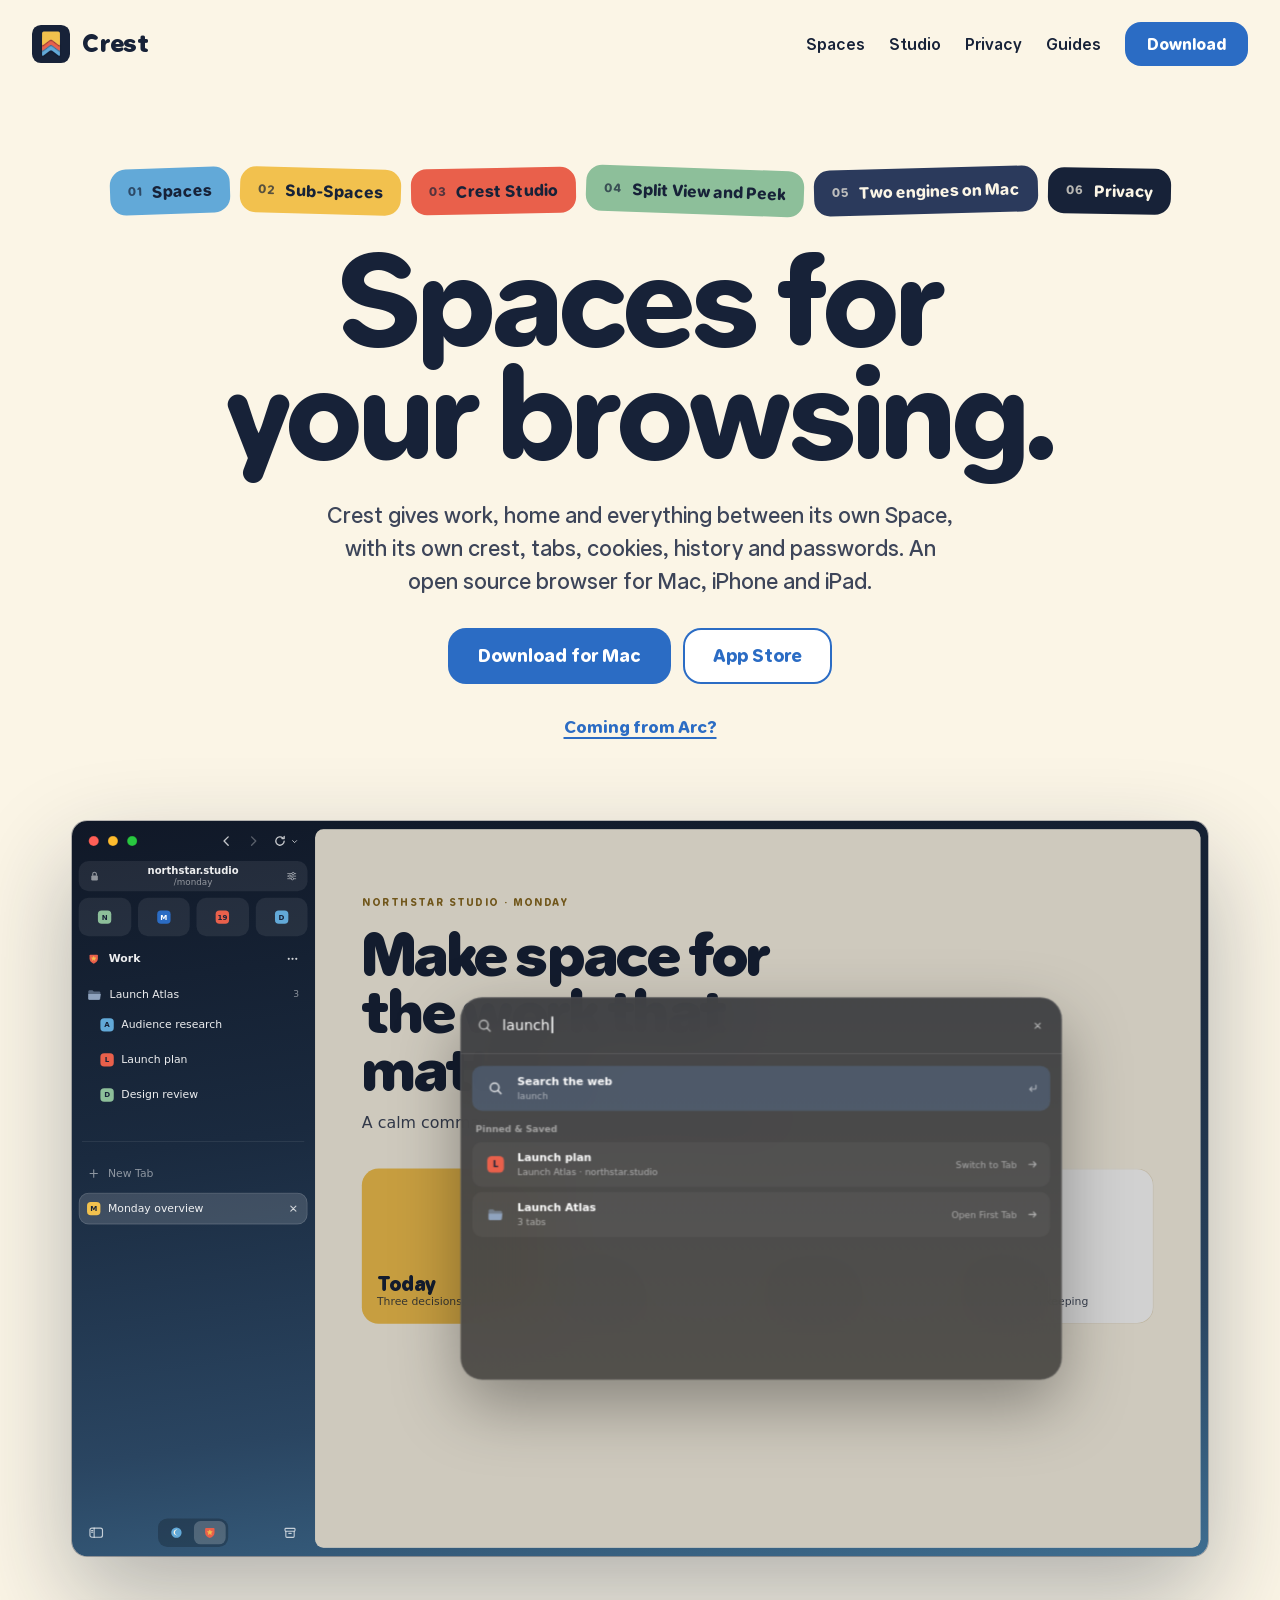
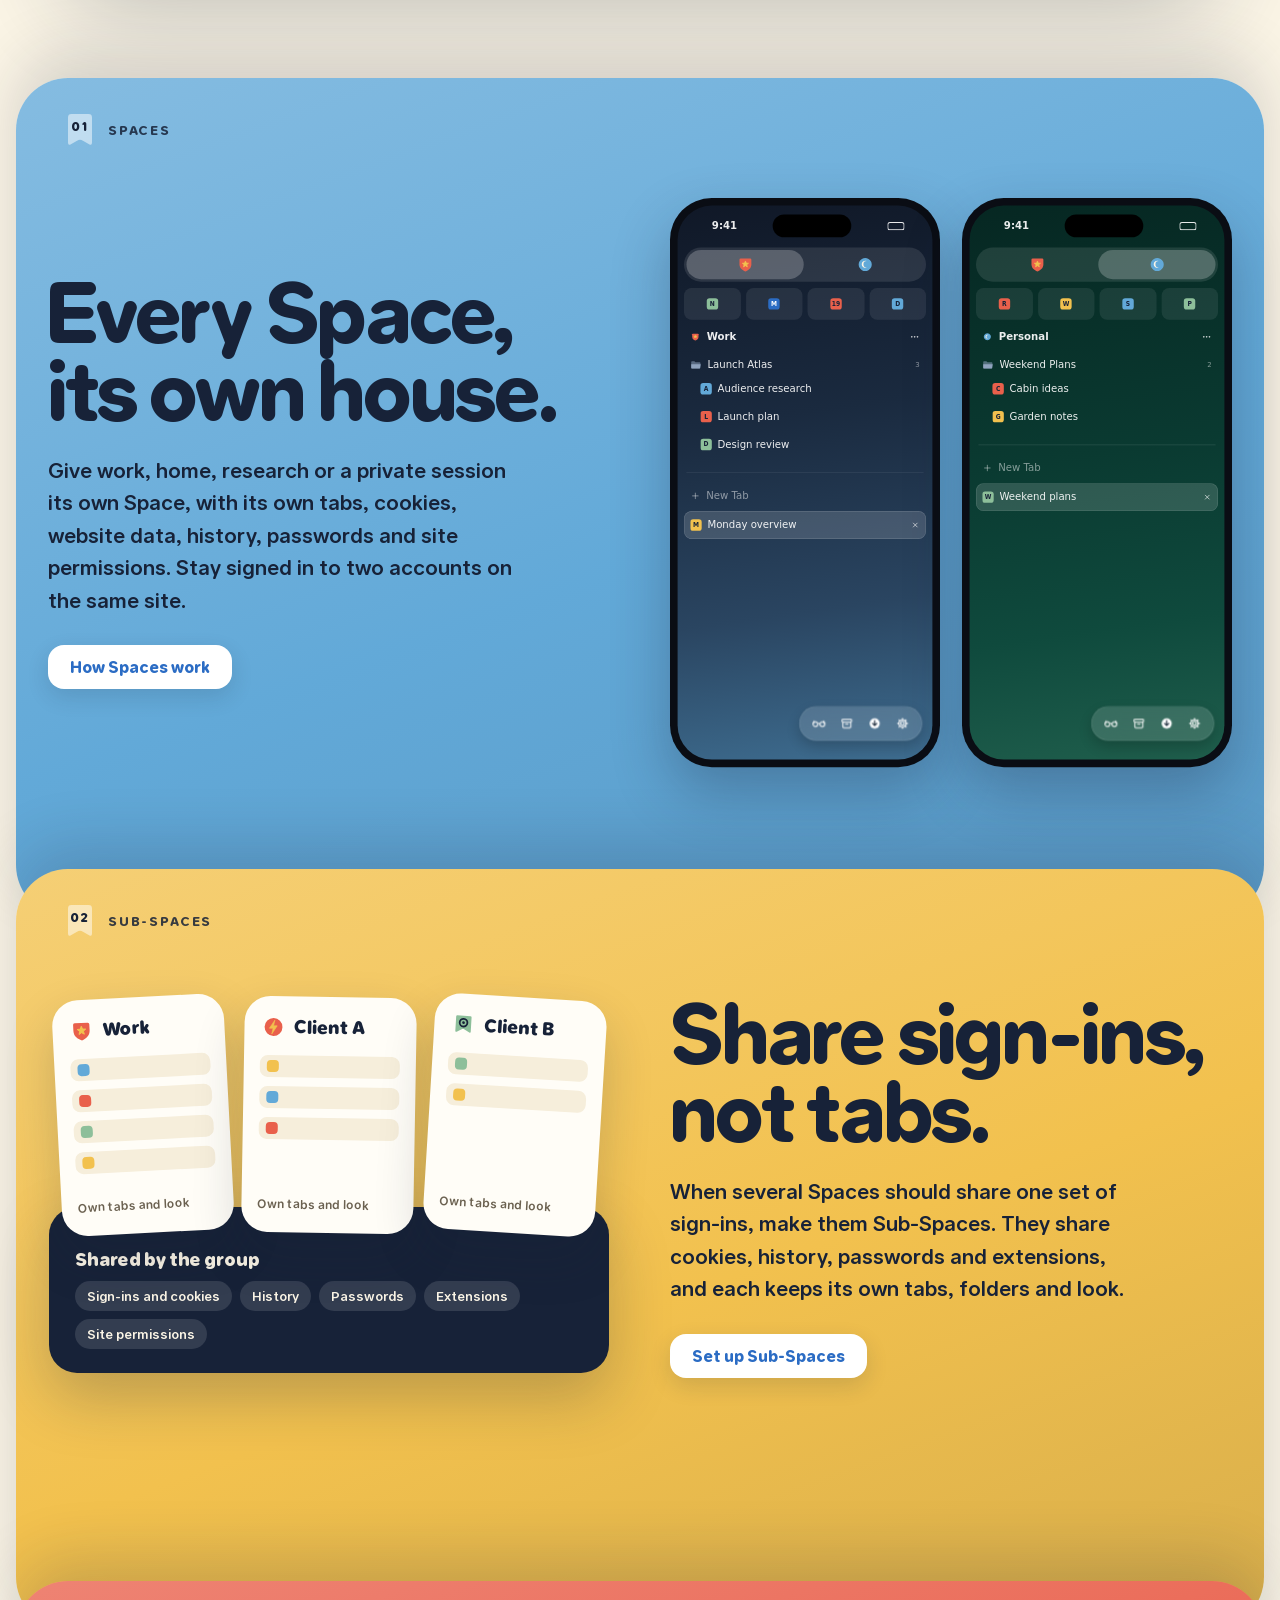
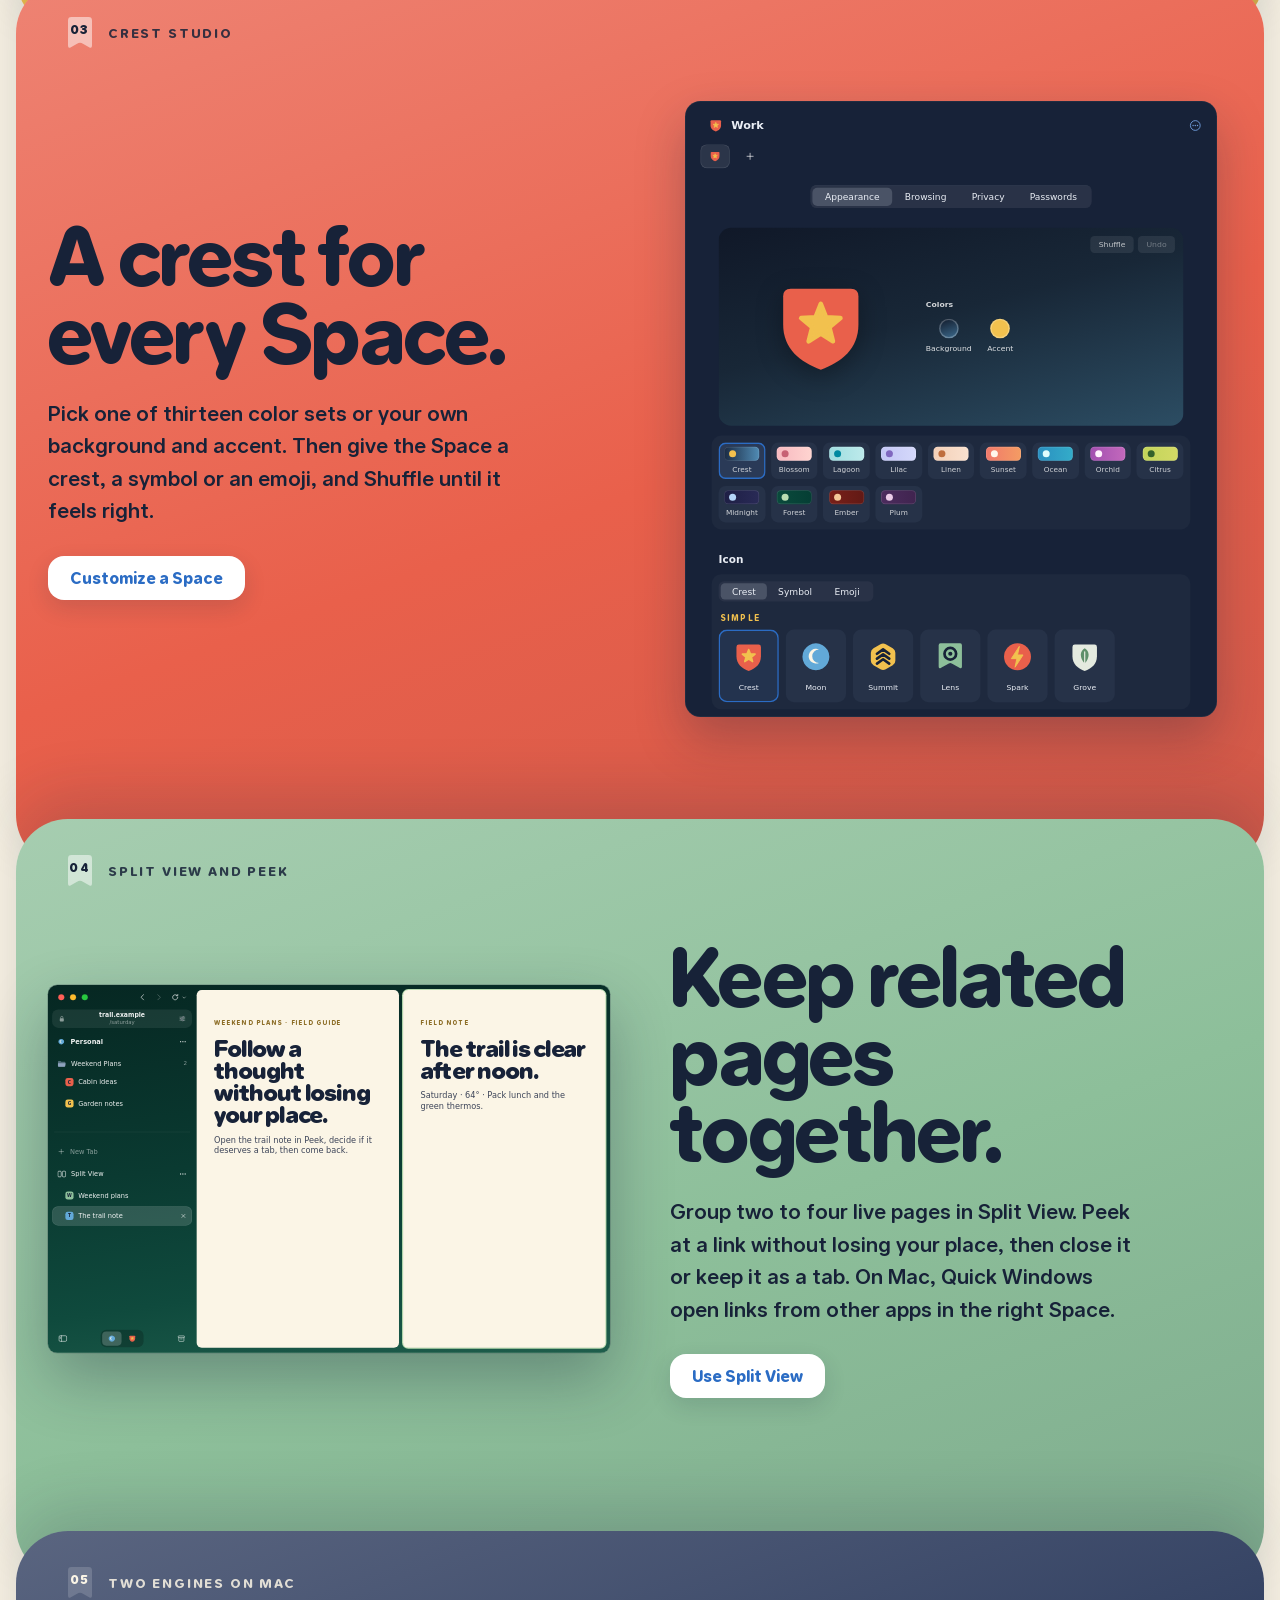
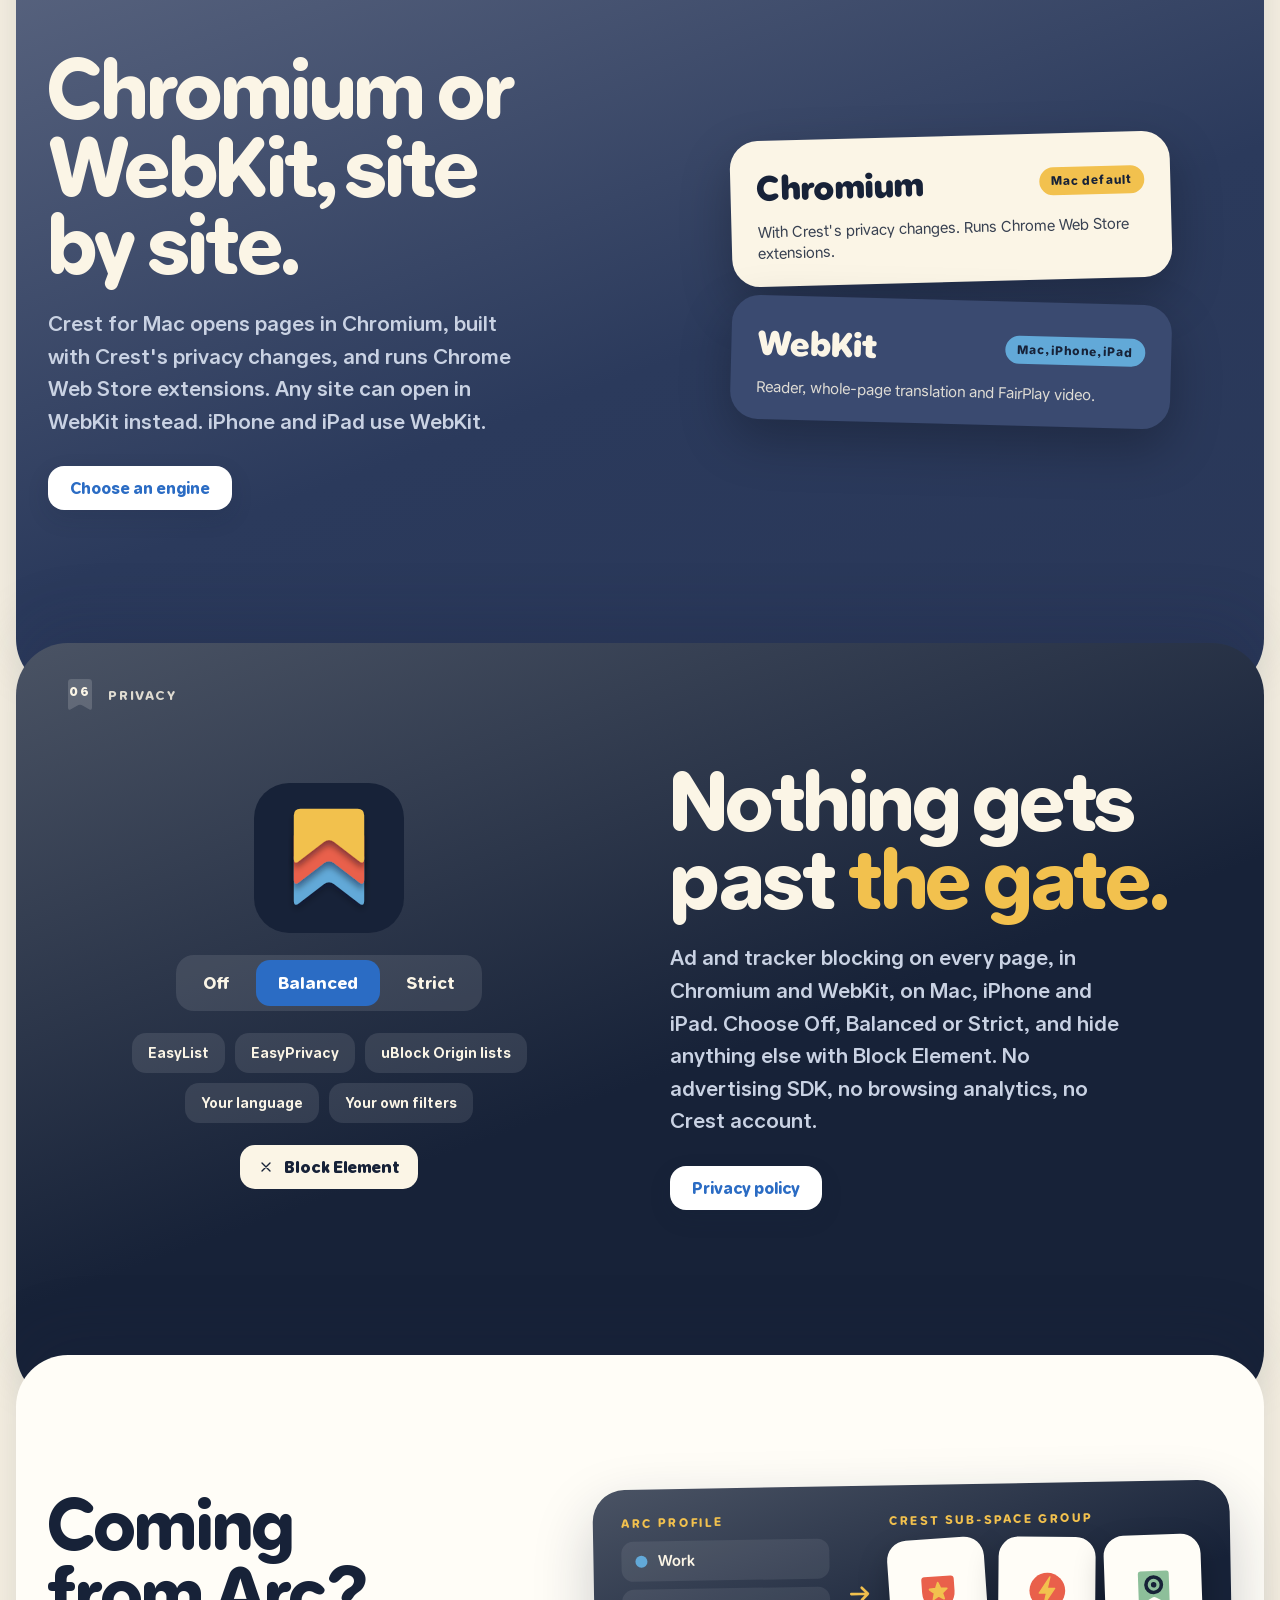
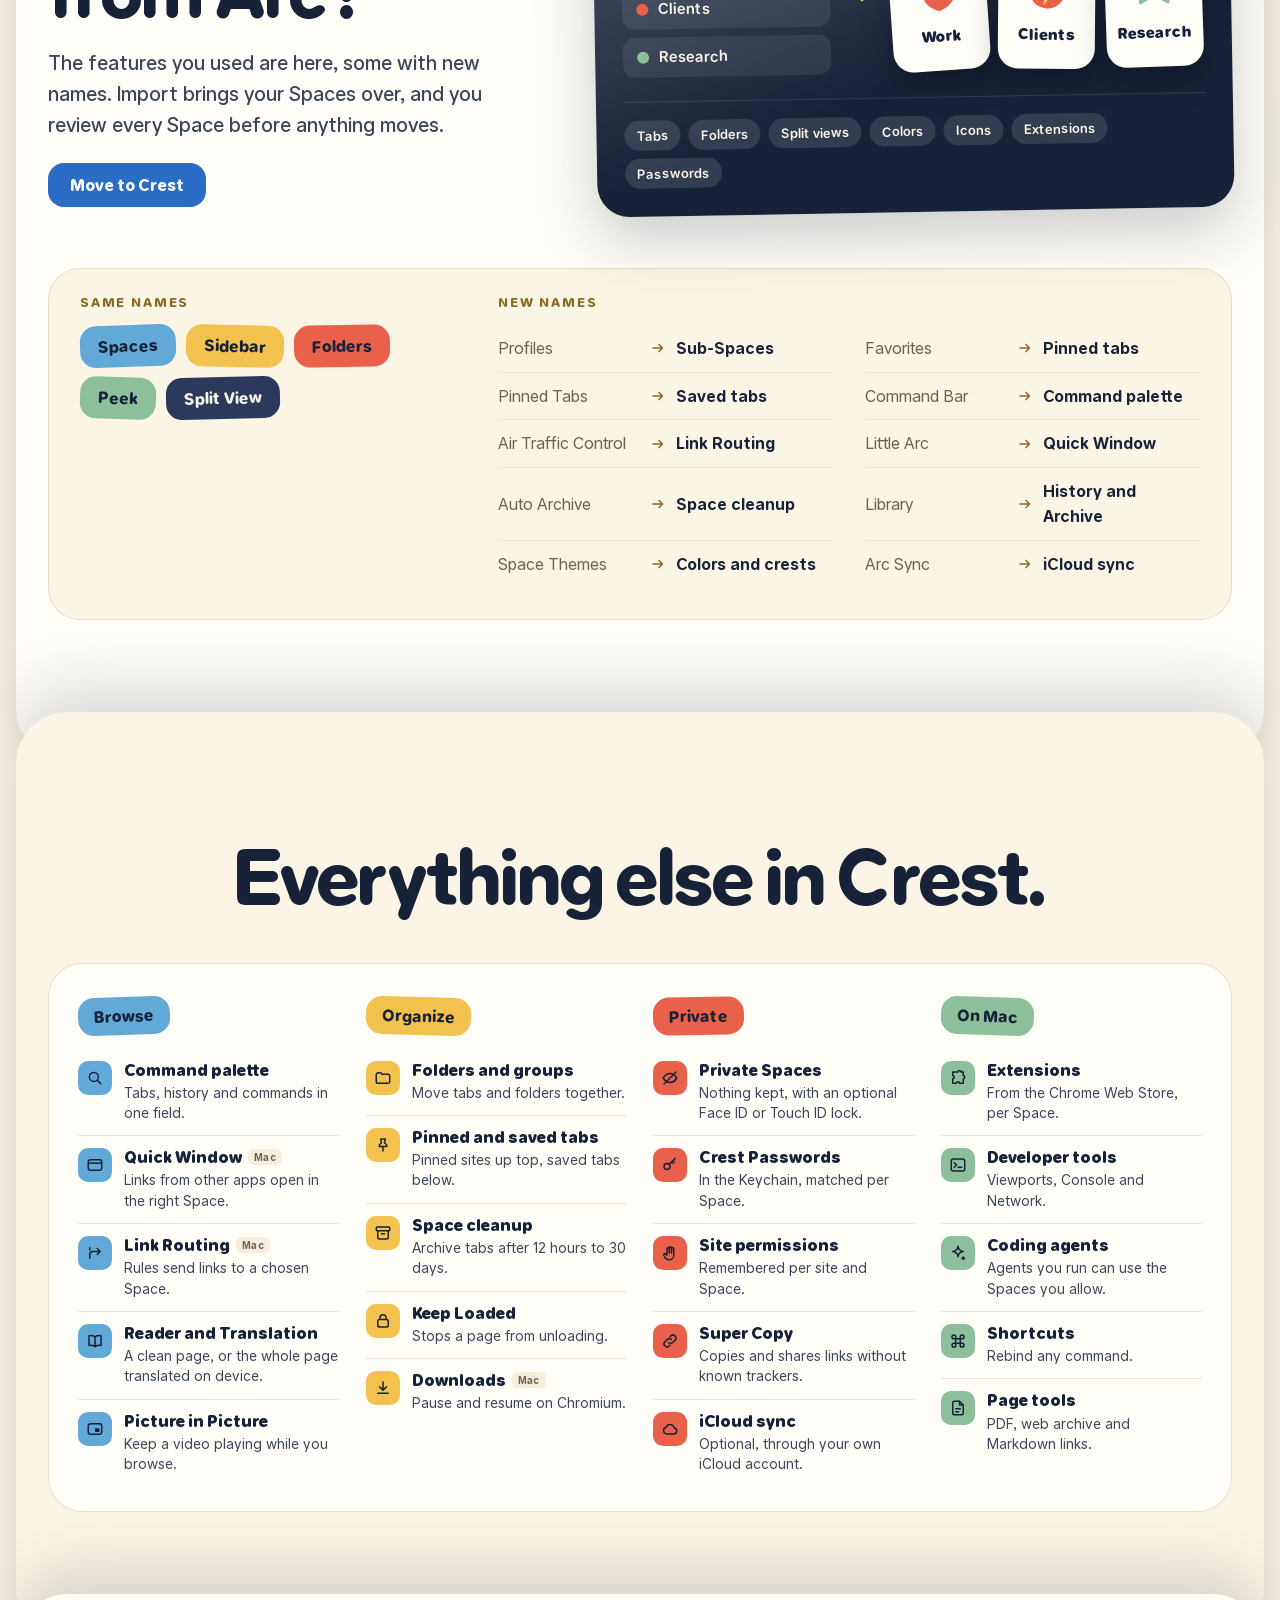
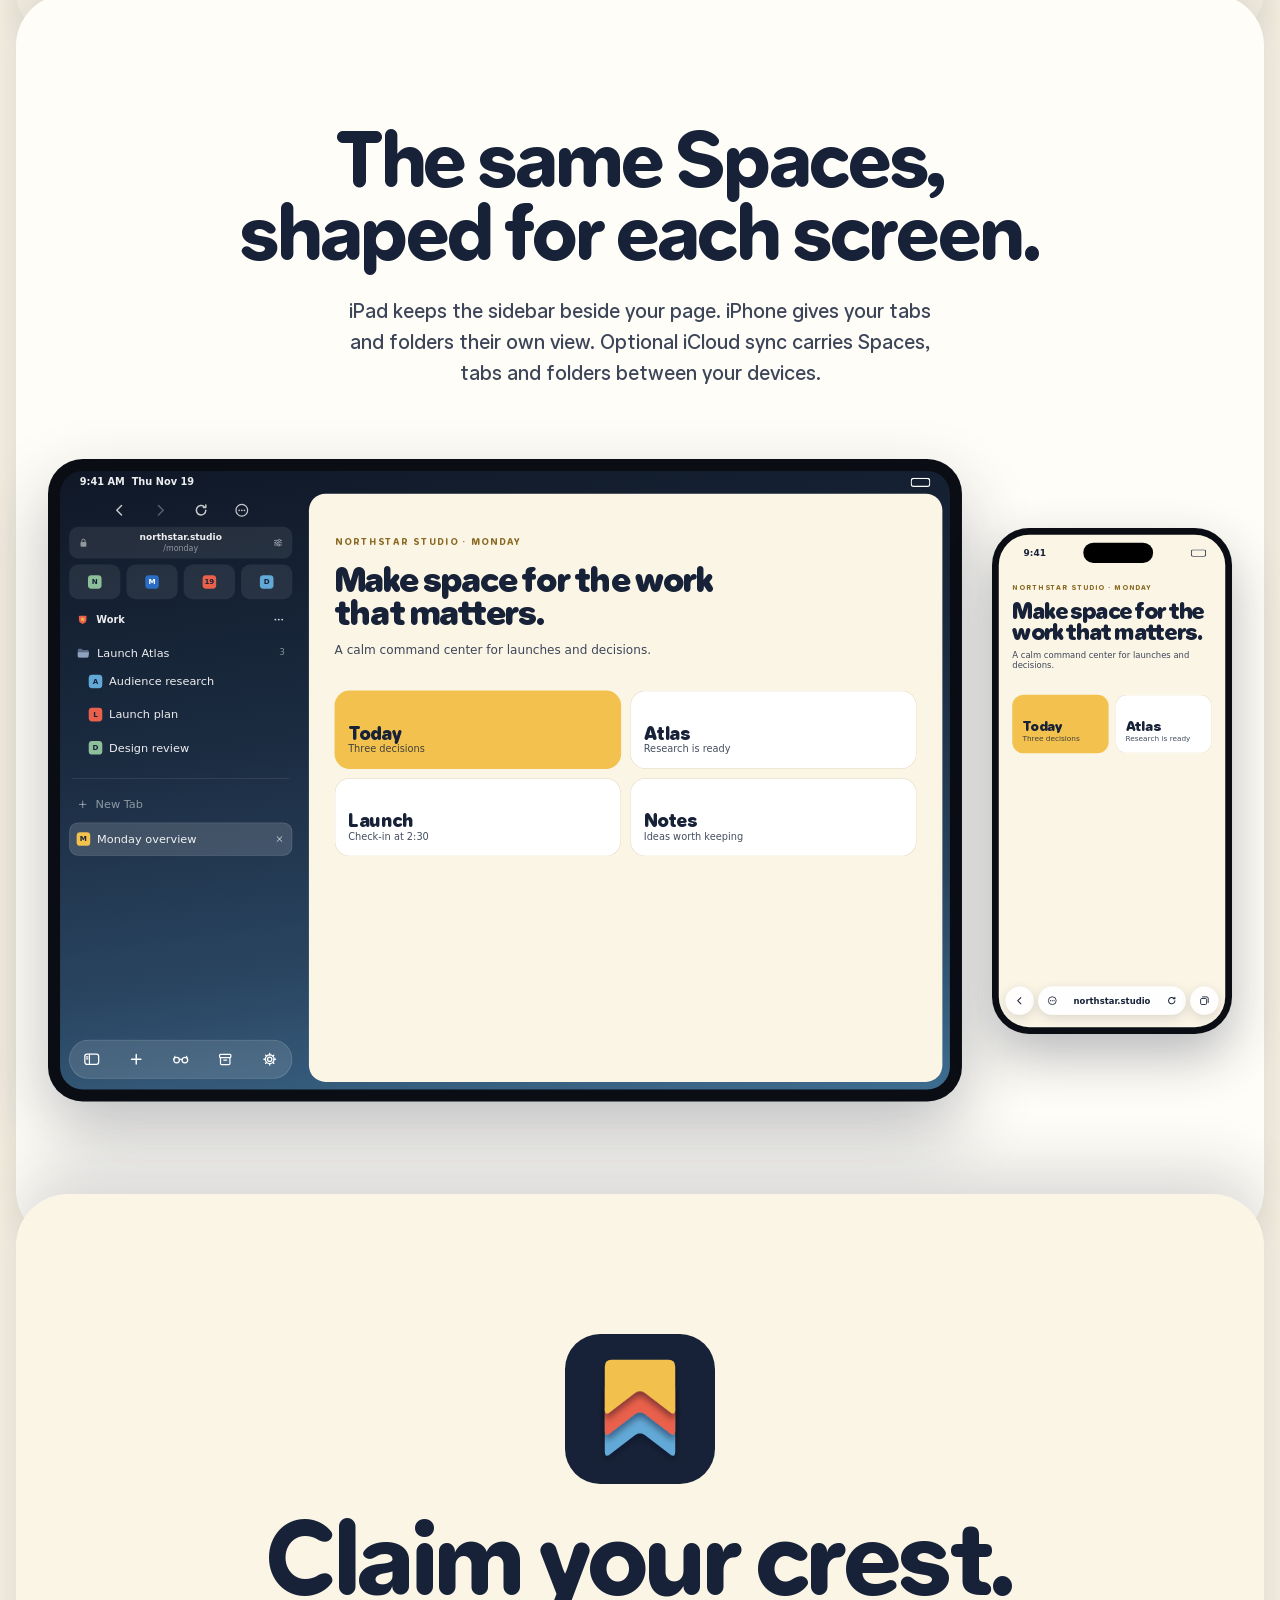
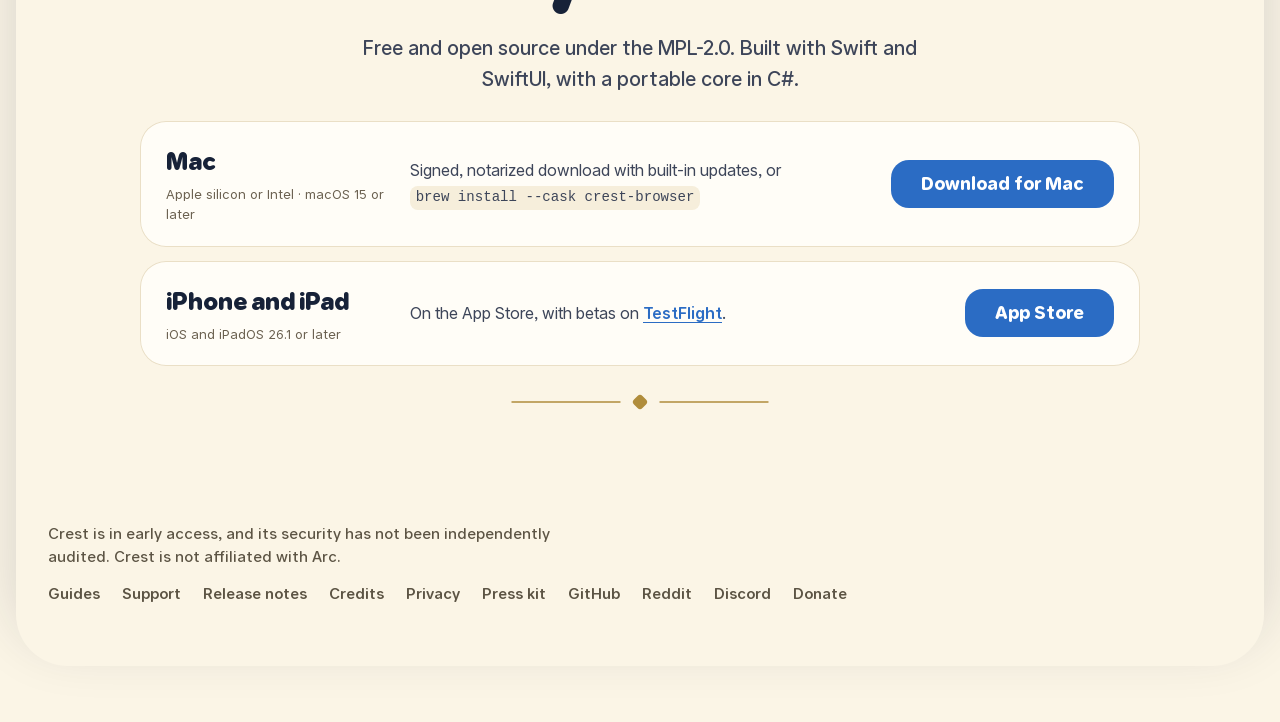
<file: site/index.html>
<!doctype html>
<html lang="en">
<head>
  <meta charset="utf-8">
  <meta name="viewport" content="width=device-width, initial-scale=1">
  <meta name="theme-color" content="#FBF5E6">
  <meta name="color-scheme" content="light">
  <title>Crest — Spaces for your browsing</title>
  <meta name="description" content="Crest is an open source browser for Mac, iPhone and iPad. Give work, home and everything between its own Space, with its own crest, tabs, cookies, history and passwords.">
  <meta name="robots" content="index, follow, max-image-preview:large, max-snippet:-1, max-video-preview:-1">
  <meta name="author" content="Paul Davis">
  <meta name="application-name" content="Crest">
  <meta name="apple-mobile-web-app-title" content="Crest">
  <link rel="canonical" href="https://crestbrowser.com/">

  <meta property="og:site_name" content="Crest">
  <meta property="og:locale" content="en_US">
  <meta property="og:type" content="website">
  <meta property="og:url" content="https://crestbrowser.com/">
  <meta property="og:title" content="Crest — Spaces for your browsing">
  <meta property="og:description" content="An open source browser for Mac, iPhone and iPad. Every part of your life gets its own Space.">
  <meta property="og:image" content="https://crestbrowser.com/assets/og-card.jpg">
  <meta property="og:image:secure_url" content="https://crestbrowser.com/assets/og-card.jpg">
  <meta property="og:image:type" content="image/jpeg">
  <meta property="og:image:width" content="1200">
  <meta property="og:image:height" content="630">
  <meta property="og:image:alt" content="The Crest mark, three stacked banners, beside the words Spaces for your browsing">

  <meta name="twitter:card" content="summary_large_image">
  <meta name="twitter:title" content="Crest — Spaces for your browsing">
  <meta name="twitter:description" content="An open source browser for Mac, iPhone and iPad. Every part of your life gets its own Space.">
  <meta name="twitter:image" content="https://crestbrowser.com/assets/og-card.jpg">
  <meta name="twitter:image:alt" content="The Crest mark, three stacked banners, beside the words Spaces for your browsing">

  <link rel="icon" href="favicon.ico" sizes="48x48">
  <link rel="icon" type="image/svg+xml" href="assets/crest-favicon.svg">
  <link rel="icon" type="image/png" sizes="32x32" href="assets/crest-icon-32.png">
  <link rel="apple-touch-icon" href="assets/apple-touch-icon.png">
  <link rel="manifest" href="site.webmanifest">
  <link rel="stylesheet" href="styles.css?v=20261119-allo-1">
  <script type="application/ld+json">
    {
      "@context": "https://schema.org",
      "@graph": [
        {
          "@type": "WebSite",
          "@id": "https://crestbrowser.com/#website",
          "url": "https://crestbrowser.com/",
          "name": "Crest",
          "description": "An open source browser for Mac, iPhone and iPad, built around Spaces.",
          "inLanguage": "en-US"
        },
        {
          "@type": "SoftwareApplication",
          "@id": "https://crestbrowser.com/#software",
          "name": "Crest",
          "url": "https://crestbrowser.com/",
          "description": "An open source browser for Mac, iPhone and iPad. Each Space keeps its own crest, tabs, cookies, history and passwords.",
          "applicationCategory": "BrowserApplication",
          "operatingSystem": ["macOS", "iOS", "iPadOS"],
          "image": "https://crestbrowser.com/assets/og-card.jpg",
          "screenshot": [
            "https://crestbrowser.com/assets/readme/hero.png",
            "https://crestbrowser.com/assets/readme/split-view.png",
            "https://crestbrowser.com/assets/readme/devices.png",
            "https://crestbrowser.com/assets/readme/spaces.png"
          ],
          "isPartOf": { "@id": "https://crestbrowser.com/#website" }
        }
      ]
    }
  </script>
</head>
<body>
<a class="skip-link" href="#main">Skip to content</a>
<svg width="0" height="0" style="position:absolute" aria-hidden="true">
  <defs>
    <symbol id="g-left" viewBox="0 0 16 16"><path d="M10 3 5 8l5 5" fill="none" stroke="currentColor" stroke-width="1.6" stroke-linecap="round" stroke-linejoin="round"/></symbol>
    <symbol id="g-right" viewBox="0 0 16 16"><path d="m6 3 5 5-5 5" fill="none" stroke="currentColor" stroke-width="1.6" stroke-linecap="round" stroke-linejoin="round"/></symbol>
    <symbol id="g-reload" viewBox="0 0 16 16"><path d="M13 8a5 5 0 1 1-1.6-3.7M13 2.5V5h-2.6" fill="none" stroke="currentColor" stroke-width="1.6" stroke-linecap="round" stroke-linejoin="round"/></symbol>
    <symbol id="g-down" viewBox="0 0 16 16"><path d="m4.5 6.5 3.5 3.5 3.5-3.5" fill="none" stroke="currentColor" stroke-width="1.6" stroke-linecap="round" stroke-linejoin="round"/></symbol>
    <symbol id="g-lock" viewBox="0 0 16 16"><rect x="3.5" y="7" width="9" height="7" rx="1.6" fill="currentColor"/><path d="M5.5 7V5.2a2.5 2.5 0 0 1 5 0V7" fill="none" stroke="currentColor" stroke-width="1.5"/></symbol>
    <symbol id="g-sliders" viewBox="0 0 16 16"><path d="M2.5 4.5h11M2.5 8h11M2.5 11.5h11" stroke="currentColor" stroke-width="1.3" stroke-linecap="round"/><circle cx="10" cy="4.5" r="1.6" fill="#1b2638" stroke="currentColor" stroke-width="1.3"/><circle cx="5.5" cy="8" r="1.6" fill="#1b2638" stroke="currentColor" stroke-width="1.3"/><circle cx="9" cy="11.5" r="1.6" fill="#1b2638" stroke="currentColor" stroke-width="1.3"/></symbol>
    <symbol id="g-more" viewBox="0 0 16 16"><circle cx="3.5" cy="8" r="1.3" fill="currentColor"/><circle cx="8" cy="8" r="1.3" fill="currentColor"/><circle cx="12.5" cy="8" r="1.3" fill="currentColor"/></symbol>
    <symbol id="g-folder" viewBox="0 0 18 16"><path d="M1.5 4.2c0-.9.7-1.6 1.6-1.6h3.4l1.6 1.6h6.3c.9 0 1.6.7 1.6 1.6v6.8c0 .9-.7 1.6-1.6 1.6H3.1c-.9 0-1.6-.7-1.6-1.6Z" fill="currentColor" opacity=".55"/><path d="M1.5 7.2h15l-1.2 5.9c-.1.6-.7 1-1.3 1H3c-.8 0-1.4-.6-1.5-1.4Z" fill="currentColor"/></symbol>
    <symbol id="g-plus" viewBox="0 0 16 16"><path d="M8 3v10M3 8h10" stroke="currentColor" stroke-width="1.5" stroke-linecap="round"/></symbol>
    <symbol id="g-x" viewBox="0 0 16 16"><path d="m4.5 4.5 7 7m0-7-7 7" stroke="currentColor" stroke-width="1.5" stroke-linecap="round"/></symbol>
    <symbol id="g-sidebar" viewBox="0 0 18 16"><rect x="1.5" y="2.5" width="15" height="11" rx="2.4" fill="none" stroke="currentColor" stroke-width="1.4"/><path d="M6.5 2.5v11M3.4 5.5h1.4M3.4 7.5h1.4" stroke="currentColor" stroke-width="1.3" stroke-linecap="round"/></symbol>
    <symbol id="g-archive" viewBox="0 0 16 16"><rect x="2" y="2.8" width="12" height="3.4" rx="1" fill="none" stroke="currentColor" stroke-width="1.3"/><path d="M3 6.2v6.2c0 .7.5 1.2 1.2 1.2h7.6c.7 0 1.2-.5 1.2-1.2V6.2M6.5 8.8h3" fill="none" stroke="currentColor" stroke-width="1.3" stroke-linecap="round"/></symbol>
    <symbol id="g-search" viewBox="0 0 16 16"><circle cx="7" cy="7" r="4.6" fill="none" stroke="currentColor" stroke-width="1.6"/><path d="m10.5 10.5 3.2 3.2" stroke="currentColor" stroke-width="1.6" stroke-linecap="round"/></symbol>
    <symbol id="g-arrow" viewBox="0 0 16 16"><path d="M3 8h9.5M9 4.5 12.5 8 9 11.5" fill="none" stroke="currentColor" stroke-width="1.5" stroke-linecap="round" stroke-linejoin="round"/></symbol>
    <symbol id="g-return" viewBox="0 0 16 16"><path d="M12.5 3.5v4.2c0 .8-.6 1.4-1.4 1.4H4M6.8 6.2 4 9.1 6.8 12" fill="none" stroke="currentColor" stroke-width="1.5" stroke-linecap="round" stroke-linejoin="round"/></symbol>
    <symbol id="c-crest" viewBox="0 0 64 64"><path d="M16 12H48Q52 12 52 16V31C52 44 43 51 32 55C21 51 12 44 12 31V16Q12 12 16 12Z" fill="#E9604B"/><path d="M32 20L34.82 27.12L42.46 27.6L36.57 32.48L38.47 39.9L32 35.8L25.53 39.9L27.43 32.48L21.54 27.6L29.18 27.12Z" fill="#F2C14E" stroke="#F2C14E" stroke-width="2.4" stroke-linejoin="round"/></symbol>
    <symbol id="c-moon" viewBox="0 0 64 64"><path d="M32 10A22 22 0 1 1 31.99 10Z" fill="#62A9D8"/><path d="M37 20A12 12 0 1 0 37 42A9.5 9.5 0 1 1 37 20Z" fill="#FBF5E6"/></symbol>
    <symbol id="c-summit" viewBox="0 0 64 64"><path d="M27.67 11.49Q32 9 36.33 11.49L47.67 18.01Q52 20.5 52 25.5L52 38.5Q52 43.5 47.67 45.99L36.33 52.51Q32 55 27.67 52.51L16.33 45.99Q12 43.5 12 38.5L12 25.5Q12 20.5 16.33 18.01Z" fill="#F2C14E"/><path d="M22 27 L32 20 L42 27M22 35 L32 28 L42 35M22 43 L32 36 L42 43" fill="none" stroke="#172238" stroke-width="4.4" stroke-linecap="round" stroke-linejoin="round"/></symbol>
    <symbol id="c-lens" viewBox="0 0 64 64"><path d="M16 10H48Q51 10 51 13V48Q51 52 47.6 50.1L34.4 42.9Q32 41.6 29.6 42.9L16.4 50.1Q13 52 13 48V13Q13 10 16 10Z" fill="#8DBF9A"/><circle cx="32" cy="27" r="9.5" fill="none" stroke="#172238" stroke-width="4.4"/><circle cx="32" cy="27" r="3.4" fill="#172238"/></symbol>
    <symbol id="c-spark" viewBox="0 0 64 64"><circle cx="32" cy="32" r="22" fill="#E9604B"/><path d="M35 15 22 35h9l-3 14 13-20h-9Z" fill="#F2C14E" stroke="#F2C14E" stroke-width="1.6" stroke-linejoin="round"/></symbol>
    <symbol id="c-grove" viewBox="0 0 64 64"><path d="M16 12H48Q52 12 52 16V31C52 44 43 51 32 55C21 51 12 44 12 31V16Q12 12 16 12Z" fill="#E4EADF"/><path d="M32 18c8 5 9 15 0 25-9-10-8-20 0-25Z" fill="#5E8F6A"/><path d="M32 24v22" stroke="#E4EADF" stroke-width="2" stroke-linecap="round"/></symbol>
    <symbol id="g-reader" viewBox="0 0 20 16"><circle cx="5" cy="9" r="3.4" fill="none" stroke="currentColor" stroke-width="1.5"/><circle cx="15" cy="9" r="3.4" fill="none" stroke="currentColor" stroke-width="1.5"/><path d="M8.4 8.6c1-1 2.2-1 3.2 0M1.6 8.2 3 4.5M18.4 8.2 17 4.5" fill="none" stroke="currentColor" stroke-width="1.4" stroke-linecap="round"/></symbol>
    <symbol id="g-download" viewBox="0 0 16 16"><circle cx="8" cy="8" r="6.4" fill="currentColor"/><path d="M8 4.6v5.8M5.4 8l2.6 2.6L10.6 8" fill="none" stroke="#1d2b3c" stroke-width="1.5" stroke-linecap="round" stroke-linejoin="round"/></symbol>
    <symbol id="g-gear" viewBox="0 0 16 16"><circle cx="8" cy="8" r="2.3" fill="none" stroke="currentColor" stroke-width="1.4"/><path d="M8 1.8v1.6M8 12.6v1.6M1.8 8h1.6M12.6 8h1.6M3.6 3.6l1.1 1.1M11.3 11.3l1.1 1.1M3.6 12.4l1.1-1.1M11.3 4.7l1.1-1.1" stroke="currentColor" stroke-width="1.4" stroke-linecap="round"/><circle cx="8" cy="8" r="4.6" fill="none" stroke="currentColor" stroke-width="1.4"/></symbol>
    <symbol id="g-morecircle" viewBox="0 0 16 16"><circle cx="8" cy="8" r="6.2" fill="none" stroke="currentColor" stroke-width="1.3"/><circle cx="5.2" cy="8" r=".9" fill="currentColor"/><circle cx="8" cy="8" r=".9" fill="currentColor"/><circle cx="10.8" cy="8" r=".9" fill="currentColor"/></symbol>
    <symbol id="g-split" viewBox="0 0 18 16"><rect x="1.5" y="2.5" width="6.4" height="11" rx="1.8" fill="none" stroke="currentColor" stroke-width="1.4"/><rect x="10.1" y="2.5" width="6.4" height="11" rx="1.8" fill="none" stroke="currentColor" stroke-width="1.4"/></symbol>
    <symbol id="g-tabs" viewBox="0 0 16 16"><rect x="2" y="4.5" width="9.5" height="9.5" rx="2" fill="none" stroke="currentColor" stroke-width="1.4"/><path d="M5 2h7c1.1 0 2 .9 2 2v7" fill="none" stroke="currentColor" stroke-width="1.4" stroke-linecap="round"/></symbol>
    <symbol id="f-search" viewBox="0 0 24 24"><circle cx="10.5" cy="10.5" r="6" fill="none" stroke="currentColor" stroke-width="2"/><path d="m15 15 4.5 4.5" stroke="currentColor" stroke-width="2" stroke-linecap="round"/></symbol>
    <symbol id="f-window" viewBox="0 0 24 24"><rect x="3" y="5" width="18" height="14" rx="3" fill="none" stroke="currentColor" stroke-width="2"/><path d="M3 9.5h18" stroke="currentColor" stroke-width="2"/></symbol>
    <symbol id="f-route" viewBox="0 0 24 24"><path d="M5 19v-5a4 4 0 0 1 4-4h10M15 6l4 4-4 4M5 5v3" fill="none" stroke="currentColor" stroke-width="2" stroke-linecap="round" stroke-linejoin="round"/></symbol>
    <symbol id="f-book" viewBox="0 0 24 24"><path d="M12 6.5c-2-1.5-5-2-8-1.5v13c3-.5 6 0 8 1.5 2-1.5 5-2 8-1.5V5c-3-.5-6 0-8 1.5Zm0 0v13" fill="none" stroke="currentColor" stroke-width="2" stroke-linejoin="round"/></symbol>
    <symbol id="f-translate" viewBox="0 0 24 24"><path d="M4 6h9M8.5 4v2c0 4-2 7-5 8.5M6 9.5c1 2 3 3.5 5.5 4.5M13 20l3.5-8 3.5 8M14.2 17.3h4.6" fill="none" stroke="currentColor" stroke-width="2" stroke-linecap="round" stroke-linejoin="round"/></symbol>
    <symbol id="f-folder2" viewBox="0 0 24 24"><path d="M3 7.5A2.5 2.5 0 0 1 5.5 5H9l2 2h7.5A2.5 2.5 0 0 1 21 9.5v7a2.5 2.5 0 0 1-2.5 2.5h-13A2.5 2.5 0 0 1 3 16.5Z" fill="none" stroke="currentColor" stroke-width="2" stroke-linejoin="round"/></symbol>
    <symbol id="f-pin" viewBox="0 0 24 24"><path d="M9 4h6l-1 5 3 3v2H7v-2l3-3Zm3 10v6" fill="none" stroke="currentColor" stroke-width="2" stroke-linecap="round" stroke-linejoin="round"/></symbol>
    <symbol id="f-archive2" viewBox="0 0 24 24"><rect x="3" y="4" width="18" height="5" rx="1.5" fill="none" stroke="currentColor" stroke-width="2"/><path d="M5 9v9a2 2 0 0 0 2 2h10a2 2 0 0 0 2-2V9M10 13h4" fill="none" stroke="currentColor" stroke-width="2" stroke-linecap="round"/></symbol>
    <symbol id="f-lock2" viewBox="0 0 24 24"><rect x="5" y="10" width="14" height="10" rx="2.5" fill="none" stroke="currentColor" stroke-width="2"/><path d="M8 10V7.5a4 4 0 0 1 8 0V10" fill="none" stroke="currentColor" stroke-width="2"/></symbol>
    <symbol id="f-pip" viewBox="0 0 24 24"><rect x="3" y="5" width="18" height="14" rx="3" fill="none" stroke="currentColor" stroke-width="2"/><rect x="12" y="11" width="6" height="5" rx="1" fill="currentColor"/></symbol>
    <symbol id="f-eye" viewBox="0 0 24 24"><path d="M3 12s3.5-6 9-6 9 6 9 6-3.5 6-9 6-9-6-9-6Z" fill="none" stroke="currentColor" stroke-width="2" stroke-linejoin="round"/><path d="M4 20 20 4" stroke="currentColor" stroke-width="2" stroke-linecap="round"/></symbol>
    <symbol id="f-key" viewBox="0 0 24 24"><circle cx="8" cy="14" r="4" fill="none" stroke="currentColor" stroke-width="2"/><path d="m11 11 8-8M16 6l2 2M14 8l2 2" stroke="currentColor" stroke-width="2" stroke-linecap="round"/></symbol>
    <symbol id="f-hand" viewBox="0 0 24 24"><path d="M8 13V6.5a1.5 1.5 0 0 1 3 0V12m0-6.5V5a1.5 1.5 0 0 1 3 0v7m0-5.5a1.5 1.5 0 0 1 3 0V15a6 6 0 0 1-6 6h-.5a6 6 0 0 1-5-2.7L3.8 15a1.6 1.6 0 0 1 2.6-1.8L8 15" fill="none" stroke="currentColor" stroke-width="2" stroke-linecap="round" stroke-linejoin="round"/></symbol>
    <symbol id="f-link" viewBox="0 0 24 24"><path d="M10 14a4 4 0 0 0 5.7 0l3-3a4 4 0 0 0-5.7-5.7l-1 1M14 10a4 4 0 0 0-5.7 0l-3 3a4 4 0 0 0 5.7 5.7l1-1" fill="none" stroke="currentColor" stroke-width="2" stroke-linecap="round"/></symbol>
    <symbol id="f-shield" viewBox="0 0 24 24"><path d="M12 3 5 6v5c0 4.5 3 8 7 10 4-2 7-5.5 7-10V6Z" fill="none" stroke="currentColor" stroke-width="2" stroke-linejoin="round"/><path d="m9 12 2 2 4-4" fill="none" stroke="currentColor" stroke-width="2" stroke-linecap="round" stroke-linejoin="round"/></symbol>
    <symbol id="f-puzzle" viewBox="0 0 24 24"><path d="M9 4h3a2 2 0 1 1 4 0h3v5a2 2 0 1 1 0 4v6h-5a2 2 0 1 0-4 0H5v-6a2 2 0 1 0 0-4V4Z" fill="none" stroke="currentColor" stroke-width="2" stroke-linejoin="round"/></symbol>
    <symbol id="f-terminal" viewBox="0 0 24 24"><rect x="3" y="4" width="18" height="16" rx="3" fill="none" stroke="currentColor" stroke-width="2"/><path d="m7 9 3 3-3 3M12 15h5" fill="none" stroke="currentColor" stroke-width="2" stroke-linecap="round" stroke-linejoin="round"/></symbol>
    <symbol id="f-sparkle" viewBox="0 0 24 24"><path d="M12 3c.6 4.6 2.4 6.4 7 7-4.6.6-6.4 2.4-7 7-.6-4.6-2.4-6.4-7-7 4.6-.6 6.4-2.4 7-7Z" fill="none" stroke="currentColor" stroke-width="2" stroke-linejoin="round"/><path d="M19 17v4M17 19h4" stroke="currentColor" stroke-width="1.8" stroke-linecap="round"/></symbol>
    <symbol id="f-command" viewBox="0 0 24 24"><path d="M9 9V6.5A2.5 2.5 0 1 0 6.5 9H9Zm0 0h6m-6 0v6m6-6V6.5A2.5 2.5 0 1 1 17.5 9H15Zm0 0v6m0 0h2.5A2.5 2.5 0 1 1 15 17.5V15Zm0 0H9m0 0v2.5A2.5 2.5 0 1 1 6.5 15H9Z" fill="none" stroke="currentColor" stroke-width="2" stroke-linejoin="round"/></symbol>
    <symbol id="f-page" viewBox="0 0 24 24"><path d="M7 3h7l5 5v11a2 2 0 0 1-2 2H7a2 2 0 0 1-2-2V5a2 2 0 0 1 2-2Z" fill="none" stroke="currentColor" stroke-width="2" stroke-linejoin="round"/><path d="M14 3v5h5M9 13h6M9 17h4" fill="none" stroke="currentColor" stroke-width="2" stroke-linecap="round"/></symbol>
    <symbol id="f-download" viewBox="0 0 24 24"><path d="M12 4v11M7.5 10.5 12 15l4.5-4.5M5 19h14" fill="none" stroke="currentColor" stroke-width="2" stroke-linecap="round" stroke-linejoin="round"/></symbol>
    <symbol id="f-cloud" viewBox="0 0 24 24"><path d="M7.5 18.5h9.5a4 4 0 0 0 .6-7.96A5.5 5.5 0 0 0 7 9.6a4.5 4.5 0 0 0 .5 8.9Z" fill="none" stroke="currentColor" stroke-width="2" stroke-linejoin="round"/></symbol>
  </defs>
</svg>


<header class="site-header">
  <a class="brand" href="./"><img src="assets/crest-logo.svg" alt="" width="38" height="38">Crest</a>
  <span class="spacer"></span>
  <nav class="site-nav" aria-label="Site">
    <a class="nav-section" href="#spaces">Spaces</a>
    <a class="nav-section" href="#studio">Studio</a>
    <a class="nav-section" href="#privacy">Privacy</a>
    <a href="guides/">Guides</a>
    <a class="button button-primary button-small" href="#get">Download</a>
  </nav>
</header>

<main id="main">

<section class="hero" id="top">
  <div class="hero-head">
    <nav class="chips" aria-label="Sections">
      <a class="chip chip-sky" href="#spaces"><span>01</span>Spaces</a>
      <a class="chip chip-butter" href="#sub-spaces"><span>02</span>Sub-Spaces</a>
      <a class="chip chip-coral" href="#studio"><span>03</span>Crest Studio</a>
      <a class="chip chip-sage" href="#split-view"><span>04</span>Split View and Peek</a>
      <a class="chip chip-slate" href="#engines"><span>05</span>Two engines on Mac</a>
      <a class="chip chip-ink" href="#privacy"><span>06</span>Privacy</a>
    </nav>
    <h1>Spaces for<br>your browsing.</h1>
    <p class="lede">Crest gives work, home and everything between its own Space, with its own crest, tabs, cookies, history and passwords. An open source browser for Mac, iPhone and iPad.</p>
    <div class="actions">
      <a class="button button-primary" href="https://github.com/crest-browser/Crest/releases/latest">Download for Mac</a>
      <a class="button button-secondary" href="https://apps.apple.com/us/app/crest-browser/id6797335023">App Store</a>
    </div>
    <a class="arc-link" href="#arc">Coming from Arc?</a>
  </div>
  <div class="hero-shot">
    <div class="fit" style="--w:1360;--h:880">
      <div class="fit-box">
<div class="mac" role="img" aria-label="Crest on Mac: the Work Space with its pinned tabs, the Launch Atlas folder and Monday overview, and the command palette searching for launch">
  <div class="mac-side">
    <div class="mac-top"><span class="mac-lights"><i></i><i></i><i></i></span><span class="mac-nav"><svg><use href="#g-left"/></svg><svg class="off"><use href="#g-right"/></svg><svg><use href="#g-reload"/></svg><svg class="mini"><use href="#g-down"/></svg></span></div>
    <div class="mac-address"><svg><use href="#g-lock"/></svg><span><b>northstar.studio</b><small>/monday</small></span><svg><use href="#g-sliders"/></svg></div>
    <div class="mac-pins"><span><i class="fav" style="--c:#8DBF9A">N</i></span><span><i class="fav" style="--c:#2B6CC4;color:#fff">M</i></span><span><i class="fav" style="--c:#E9604B">19</i></span><span><i class="fav" style="--c:#62A9D8">D</i></span></div>
    <div class="mac-space"><svg class="crest"><use href="#c-crest"/></svg><b>Work</b><svg class="more"><use href="#g-more"/></svg></div>
    <div class="mac-row mac-folder"><svg class="folder"><use href="#g-folder"/></svg><span>Launch Atlas</span><em>3</em></div>
    <div class="mac-row mac-child"><i class="fav" style="--c:#62A9D8">A</i><span>Audience research</span></div>
    <div class="mac-row mac-child"><i class="fav" style="--c:#E9604B">L</i><span>Launch plan</span></div>
    <div class="mac-row mac-child"><i class="fav" style="--c:#8DBF9A">D</i><span>Design review</span></div>
    <hr>
    <div class="mac-row mac-new"><svg><use href="#g-plus"/></svg><span>New Tab</span></div>
    <div class="mac-row mac-current"><i class="fav" style="--c:#F2C14E">M</i><span>Monday overview</span><svg class="close"><use href="#g-x"/></svg></div>
    <div class="mac-foot"><svg><use href="#g-sidebar"/></svg><span class="mac-switcher"><span><svg><use href="#c-moon"/></svg></span><span class="on"><svg><use href="#c-crest"/></svg></span></span><svg><use href="#g-archive"/></svg></div>
  </div>
  <div class="mac-page">
    <div class="demo-page">
      <div class="demo-kicker">Northstar studio · Monday</div>
      <div class="demo-title">Make space for the work that matters.</div>
      <div class="demo-lede">A calm command center for launches and decisions.</div>
      <div class="demo-cards"><div class="on" style="--c:#F2C14E"><b>Today</b><span>Three decisions</span></div><div><b>Atlas</b><span>Research is ready</span></div><div><b>Launch</b><span>Check-in at 2:30</span></div><div><b>Notes</b><span>Ideas worth keeping</span></div></div>
    </div>
    <div class="mac-dim"></div>
  </div>
  <div class="mac-palette">
    <div class="pal-field"><svg><use href="#g-search"/></svg><span>launch<i class="caret"></i></span><svg class="x"><use href="#g-x"/></svg></div>
    <div class="pal-rows">
      <div class="pal-row on"><span class="pal-icon glyph"><svg><use href="#g-search"/></svg></span><span class="pal-text"><b>Search the web</b><small>launch</small></span><svg class="pal-key"><use href="#g-return"/></svg></div>
      <div class="pal-section">Pinned &amp; Saved</div>
      <div class="pal-row"><span class="pal-icon"><i class="fav" style="--c:#E9604B">L</i></span><span class="pal-text"><b>Launch plan</b><small>Launch Atlas · northstar.studio</small></span><span class="pal-hint">Switch to Tab</span><svg class="pal-key"><use href="#g-arrow"/></svg></div>
      <div class="pal-row"><span class="pal-icon"><svg class="folder"><use href="#g-folder"/></svg></span><span class="pal-text"><b>Launch Atlas</b><small>3 tabs</small></span><span class="pal-hint">Open First Tab</span><svg class="pal-key"><use href="#g-arrow"/></svg></div>
    </div>
  </div>
</div>

      </div>
    </div>
  </div>
</section>

<!-- The colored cards stick only until the Arc card has covered them, then
     scroll away with it instead of showing behind the cards after it. -->
<div class="stack-pile">

<section class="stack stack-sticky stack-sky" id="spaces" data-top="16" style="--z:2" aria-labelledby="spaces-title">
  <div class="stack-tag" aria-hidden="true"><svg viewBox="0 0 32 36"><path d="M4 5.4Q4 2 7.4 2L24.6 2Q28 2 28 5.4L28 30.6Q28 34 25.06 32.29L18.94 28.71Q16 27 13.06 28.71L6.94 32.29Q4 34 4 30.6Z" fill="rgba(255,255,255,0.5)"/><text x="16" y="19" text-anchor="middle" font-family="Allo, ui-rounded, sans-serif" font-size="12" font-weight="900" fill="#172238">01</text></svg><span>Spaces</span></div>
  <div class="stack-inner">
    <div class="stack-row">
      <div class="stack-copy">
        <h2 id="spaces-title">Every Space,<br>its own house.</h2>
        <p>Give work, home, research or a private session its own Space, with its own tabs, cookies, website data, history, passwords and site permissions. Stay signed in to two accounts on the same site.</p>
        <a class="button button-secondary button-small" href="guides/spaces-and-isolation/">How Spaces work</a>
      </div>
      <div class="stack-art">
        <div class="phones">
          <div class="fit" style="--w:426;--h:898;--max:.6"><div class="fit-box">
<div class="iph" role="img" aria-label="Crest on iPhone: the Work Space sidebar"><div class="iph-screen" style="background:linear-gradient(172deg,#101827 0%,#1A2A3F 38%,#2A4561 72%,#3E6D90 100%)">
  <div class="iph-status"><span>9:41</span><i></i><b></b></div>
  <div class="iph-pager"><span class="on"><svg><use href="#c-crest"/></svg></span><span><svg><use href="#c-moon"/></svg></span></div>
  <div class="mac-pins"><span><i class="fav" style="--c:#8DBF9A">N</i></span><span><i class="fav" style="--c:#2B6CC4;color:#fff">M</i></span><span><i class="fav" style="--c:#E9604B">19</i></span><span><i class="fav" style="--c:#62A9D8">D</i></span></div>
  <div class="mac-space"><svg class="crest"><use href="#c-crest"/></svg><b>Work</b><svg class="more"><use href="#g-more"/></svg></div>
  <div class="mac-row mac-folder"><svg class="folder"><use href="#g-folder"/></svg><span>Launch Atlas</span><em>3</em></div>
  <div class="mac-row mac-child"><i class="fav" style="--c:#62A9D8">A</i><span>Audience research</span></div><div class="mac-row mac-child"><i class="fav" style="--c:#E9604B">L</i><span>Launch plan</span></div><div class="mac-row mac-child"><i class="fav" style="--c:#8DBF9A">D</i><span>Design review</span></div>
  <hr>
  <div class="mac-row mac-new"><svg><use href="#g-plus"/></svg><span>New Tab</span></div>
  <div class="mac-row mac-current"><i class="fav" style="--c:#F2C14E">M</i><span>Monday overview</span><svg class="close"><use href="#g-x"/></svg></div>
  <div class="iph-tools"><svg><use href="#g-reader"/></svg><svg><use href="#g-archive"/></svg><svg><use href="#g-download"/></svg><svg><use href="#g-gear"/></svg></div>
</div></div>
          </div></div>
          <div class="fit" style="--w:426;--h:898;--max:.6"><div class="fit-box">
<div class="iph" role="img" aria-label="Crest on iPhone: the Personal Space sidebar"><div class="iph-screen" style="background:linear-gradient(172deg,#062722 0%,#0A3A31 45%,#0F4A3D 75%,#1F5E4C 100%)">
  <div class="iph-status"><span>9:41</span><i></i><b></b></div>
  <div class="iph-pager"><span><svg><use href="#c-crest"/></svg></span><span class="on"><svg><use href="#c-moon"/></svg></span></div>
  <div class="mac-pins"><span><i class="fav" style="--c:#E9604B">R</i></span><span><i class="fav" style="--c:#F2C14E">W</i></span><span><i class="fav" style="--c:#62A9D8">S</i></span><span><i class="fav" style="--c:#8DBF9A">P</i></span></div>
  <div class="mac-space"><svg class="crest"><use href="#c-moon"/></svg><b>Personal</b><svg class="more"><use href="#g-more"/></svg></div>
  <div class="mac-row mac-folder"><svg class="folder"><use href="#g-folder"/></svg><span>Weekend Plans</span><em>2</em></div>
  <div class="mac-row mac-child"><i class="fav" style="--c:#E9604B">C</i><span>Cabin ideas</span></div><div class="mac-row mac-child"><i class="fav" style="--c:#F2C14E">G</i><span>Garden notes</span></div>
  <hr>
  <div class="mac-row mac-new"><svg><use href="#g-plus"/></svg><span>New Tab</span></div>
  <div class="mac-row mac-current"><i class="fav" style="--c:#8DBF9A">W</i><span>Weekend plans</span><svg class="close"><use href="#g-x"/></svg></div>
  <div class="iph-tools"><svg><use href="#g-reader"/></svg><svg><use href="#g-archive"/></svg><svg><use href="#g-download"/></svg><svg><use href="#g-gear"/></svg></div>
</div></div>
          </div></div>
        </div>
      </div>
    </div>
  </div>
</section>

<section class="stack stack-sticky stack-butter" id="sub-spaces" data-top="38" style="--z:3" aria-labelledby="sub-spaces-title">
  <div class="stack-tag" aria-hidden="true"><svg viewBox="0 0 32 36"><path d="M4 5.4Q4 2 7.4 2L24.6 2Q28 2 28 5.4L28 30.6Q28 34 25.06 32.29L18.94 28.71Q16 27 13.06 28.71L6.94 32.29Q4 34 4 30.6Z" fill="rgba(255,255,255,0.5)"/><text x="16" y="19" text-anchor="middle" font-family="Allo, ui-rounded, sans-serif" font-size="12" font-weight="900" fill="#172238">02</text></svg><span>Sub-Spaces</span></div>
  <div class="stack-inner">
    <div class="stack-row reverse">
      <div class="stack-copy">
        <h2 id="sub-spaces-title">Share <span class="nowrap">sign-ins,</span><br>not tabs.</h2>
        <p>When several Spaces should share one set of sign-ins, make them Sub-Spaces. They share cookies, history, passwords and extensions, and each keeps its own tabs, folders and look.</p>
        <a class="button button-secondary button-small" href="guides/sub-spaces/">Set up Sub-Spaces</a>
      </div>
      <div class="stack-art">
        <div class="fit fit-tilted" style="--w:560;--h:380"><div class="fit-box">
<div class="subs-diagram" role="img" aria-label="Work, Client A and Client B are one Sub-Space group: each keeps its own tabs and look, and all three share sign-ins, history, passwords and extensions">
  <div class="subs-spaces">
    <div class="subs-space" style="--r:-3deg">
      <div class="subs-name"><svg viewBox="0 0 64 64"><use href="#c-crest"/></svg><b>Work</b></div>
      <i style="--c:#62A9D8"></i><i style="--c:#E9604B"></i><i style="--c:#8DBF9A"></i><i style="--c:#F2C14E"></i>
      <small>Own tabs and look</small>
    </div>
    <div class="subs-space" style="--r:1deg">
      <div class="subs-name"><svg viewBox="0 0 64 64"><use href="#c-spark"/></svg><b>Client A</b></div>
      <i style="--c:#F2C14E"></i><i style="--c:#62A9D8"></i><i style="--c:#E9604B"></i>
      <small>Own tabs and look</small>
    </div>
    <div class="subs-space" style="--r:3.5deg">
      <div class="subs-name"><svg viewBox="0 0 64 64"><use href="#c-lens"/></svg><b>Client B</b></div>
      <i style="--c:#8DBF9A"></i><i style="--c:#F2C14E"></i>
      <small>Own tabs and look</small>
    </div>
  </div>
  <div class="subs-shared">
    <b>Shared by the group</b>
    <div><span>Sign-ins and cookies</span><span>History</span><span>Passwords</span><span>Extensions</span><span>Site permissions</span></div>
  </div>
</div>

        </div></div>
      </div>
    </div>
  </div>
</section>

<section class="stack stack-sticky stack-coral" id="studio" data-top="60" style="--z:4" aria-labelledby="studio-title">
  <div class="stack-tag" aria-hidden="true"><svg viewBox="0 0 32 36"><path d="M4 5.4Q4 2 7.4 2L24.6 2Q28 2 28 5.4L28 30.6Q28 34 25.06 32.29L18.94 28.71Q16 27 13.06 28.71L6.94 32.29Q4 34 4 30.6Z" fill="rgba(255,255,255,0.5)"/><text x="16" y="19" text-anchor="middle" font-family="Allo, ui-rounded, sans-serif" font-size="12" font-weight="900" fill="#172238">03</text></svg><span>Crest Studio</span></div>
  <div class="stack-inner">
    <div class="stack-row">
      <div class="stack-copy">
        <h2 id="studio-title">A crest for<br>every Space.</h2>
        <p>Pick one of thirteen color sets or your own background and accent. Then give the Space a crest, a symbol or an emoji, and Shuffle until it feels right.</p>
        <a class="button button-secondary button-small" href="guides/customize-spaces/">Customize a Space</a>
      </div>
      <div class="stack-art">
        <div class="fit" style="--w:760;--h:880;--max:.7"><div class="fit-box">
<div class="ed" role="img" aria-label="The Space editor: the Work Space with the Crest color set and the Crest icon, among thirteen color sets and the simple crests">
  <div class="ed-head"><svg class="ed-headcrest" viewBox="0 0 64 64"><use href="#c-crest"/></svg><b>Work</b><svg class="ed-more" viewBox="0 0 16 16"><circle cx="8" cy="8" r="6.2" fill="none" stroke="currentColor" stroke-width="1.2"/><circle cx="5.2" cy="8" r=".9" fill="currentColor"/><circle cx="8" cy="8" r=".9" fill="currentColor"/><circle cx="10.8" cy="8" r=".9" fill="currentColor"/></svg></div>
  <div class="ed-subs"><span class="on"><svg viewBox="0 0 64 64"><use href="#c-crest"/></svg></span><svg class="ed-add" viewBox="0 0 16 16"><use href="#g-plus"/></svg></div>
  <div class="ed-tabs"><span class="on">Appearance</span><span>Browsing</span><span>Privacy</span><span>Passwords</span></div>
  <div class="ed-preview">
    <span class="ed-tools"><i>Shuffle</i><i class="off">Undo</i></span>
    <svg class="ed-big" viewBox="0 0 64 64"><use href="#c-crest"/></svg>
    <div class="ed-colors"><small>Colors</small><div><span><i style="background:linear-gradient(160deg,#101828,#3E6D90)"></i>Background</span><span><i style="background:#F2C14E"></i>Accent</span></div></div>
  </div>
  <div class="ed-sets"><span class="ed-set on"><i style="--a:#1B2B44;--b:#508BB4;--d:#F2C14E"></i>Crest</span><span class="ed-set"><i style="--a:#F7B9C0;--b:#FFD4D0;--d:#C76174"></i>Blossom</span><span class="ed-set"><i style="--a:#9FDDE0;--b:#BDEAEB;--d:#0089A0"></i>Lagoon</span><span class="ed-set"><i style="--a:#C3C6F5;--b:#D5D9FB;--d:#8068BF"></i>Lilac</span><span class="ed-set"><i style="--a:#F3D0B8;--b:#FAE1CF;--d:#BF6E3E"></i>Linen</span><span class="ed-set"><i style="--a:#F0796B;--b:#F49C63;--d:#FFF7EB"></i>Sunset</span><span class="ed-set"><i style="--a:#2A8FC0;--b:#34ACC9;--d:#DFFCFD"></i>Ocean</span><span class="ed-set"><i style="--a:#A24FB0;--b:#C369BC;--d:#FFF0FD"></i>Orchid</span><span class="ed-set"><i style="--a:#C2D45A;--b:#D3DA65;--d:#34622A"></i>Citrus</span><span class="ed-set"><i style="--a:#1E1F45;--b:#292A56;--d:#B4D5F8"></i>Midnight</span><span class="ed-set"><i style="--a:#0A4A3C;--b:#053E34;--d:#B9DDB1"></i>Forest</span><span class="ed-set"><i style="--a:#7A2019;--b:#611915;--d:#F3C898"></i>Ember</span><span class="ed-set"><i style="--a:#4C2C5E;--b:#40244F;--d:#EBCCE8"></i>Plum</span></div>
  <div class="ed-h">Icon</div>
  <div class="ed-iconbox">
    <div class="ed-seg"><span class="on">Crest</span><span>Symbol</span><span>Emoji</span></div>
    <div class="ed-label">Simple</div>
    <div class="ed-crests"><span class="ed-crest on"><svg viewBox="0 0 64 64"><use href="#c-crest"/></svg>Crest</span><span class="ed-crest"><svg viewBox="0 0 64 64"><use href="#c-moon"/></svg>Moon</span><span class="ed-crest"><svg viewBox="0 0 64 64"><use href="#c-summit"/></svg>Summit</span><span class="ed-crest"><svg viewBox="0 0 64 64"><use href="#c-lens"/></svg>Lens</span><span class="ed-crest"><svg viewBox="0 0 64 64"><use href="#c-spark"/></svg>Spark</span><span class="ed-crest"><svg viewBox="0 0 64 64"><use href="#c-grove"/></svg>Grove</span></div>
  </div>
</div>
        </div></div>
      </div>
    </div>
  </div>
</section>

<section class="stack stack-sticky stack-sage" id="split-view" data-top="82" style="--z:5" aria-labelledby="split-title">
  <div class="stack-tag" aria-hidden="true"><svg viewBox="0 0 32 36"><path d="M4 5.4Q4 2 7.4 2L24.6 2Q28 2 28 5.4L28 30.6Q28 34 25.06 32.29L18.94 28.71Q16 27 13.06 28.71L6.94 32.29Q4 34 4 30.6Z" fill="rgba(255,255,255,0.5)"/><text x="16" y="19" text-anchor="middle" font-family="Allo, ui-rounded, sans-serif" font-size="12" font-weight="900" fill="#172238">04</text></svg><span>Split View and Peek</span></div>
  <div class="stack-inner">
    <div class="stack-row reverse">
      <div class="stack-copy">
        <h2 id="split-title">Keep related<br>pages together.</h2>
        <p>Group two to four live pages in Split View. Peek at a link without losing your place, then close it or keep it as a tab. On Mac, Quick Windows open links from other apps in the right Space.</p>
        <a class="button button-secondary button-small" href="guides/split-view/">Use Split View</a>
      </div>
      <div class="stack-art">
        <div class="fit" style="--w:1100;--h:720;--max:.52"><div class="fit-box">
<div class="mac mac-compact" style="background:linear-gradient(172deg,#062722 0%,#0A3A31 45%,#0F4A3D 75%,#1F5E4C 100%)" role="img" aria-label="Crest on Mac: Weekend plans and The trail note side by side in a Split View in the Personal Space">
  <div class="mac-side">
    <div class="mac-top"><span class="mac-lights"><i></i><i></i><i></i></span><span class="mac-nav"><svg><use href="#g-left"/></svg><svg class="off"><use href="#g-right"/></svg><svg><use href="#g-reload"/></svg><svg class="mini"><use href="#g-down"/></svg></span></div>
    <div class="mac-address"><svg><use href="#g-lock"/></svg><span><b>trail.example</b><small>/saturday</small></span><svg><use href="#g-sliders"/></svg></div>
    <div class="mac-space"><svg class="crest"><use href="#c-moon"/></svg><b>Personal</b><svg class="more"><use href="#g-more"/></svg></div>
    <div class="mac-row mac-folder"><svg class="folder"><use href="#g-folder"/></svg><span>Weekend Plans</span><em>2</em></div>
    <div class="mac-row mac-child"><i class="fav" style="--c:#E9604B">C</i><span>Cabin ideas</span></div>
    <div class="mac-row mac-child"><i class="fav" style="--c:#F2C14E">G</i><span>Garden notes</span></div>
    <hr>
    <div class="mac-row mac-new"><svg><use href="#g-plus"/></svg><span>New Tab</span></div>
    <div class="mac-row mac-group"><svg class="splitglyph"><use href="#g-split"/></svg><span>Split View</span><svg class="more"><use href="#g-more"/></svg></div>
    <div class="mac-row mac-child"><i class="fav" style="--c:#8DBF9A">W</i><span>Weekend plans</span></div>
    <div class="mac-row mac-current mac-child"><i class="fav" style="--c:#62A9D8">T</i><span>The trail note</span><svg class="close"><use href="#g-x"/></svg></div>
    <div class="mac-foot"><svg><use href="#g-sidebar"/></svg><span class="mac-switcher"><span class="on"><svg><use href="#c-moon"/></svg></span><span><svg><use href="#c-crest"/></svg></span></span><svg><use href="#g-archive"/></svg></div>
  </div>
  <div class="mac-split">
    <div class="demo-page small"><div class="demo-kicker">Weekend plans · Field guide</div><div class="demo-title">Follow a thought without losing your place.</div><div class="demo-lede">Open the trail note in Peek, decide if it deserves a tab, then come back.</div></div>
    <div class="demo-page small focused"><div class="demo-kicker">Field note</div><div class="demo-title">The trail is clear after noon.</div><div class="demo-lede">Saturday · 64° · Pack lunch and the green thermos.</div></div>
  </div>
</div>
        </div></div>
      </div>
    </div>
  </div>
</section>

<section class="stack stack-sticky stack-slate" id="engines" data-top="104" style="--z:6" aria-labelledby="engines-title">
  <div class="stack-tag" aria-hidden="true"><svg viewBox="0 0 32 36"><path d="M4 5.4Q4 2 7.4 2L24.6 2Q28 2 28 5.4L28 30.6Q28 34 25.06 32.29L18.94 28.71Q16 27 13.06 28.71L6.94 32.29Q4 34 4 30.6Z" fill="rgba(255,255,255,0.16)"/><text x="16" y="19" text-anchor="middle" font-family="Allo, ui-rounded, sans-serif" font-size="12" font-weight="900" fill="#FBF5E6">05</text></svg><span>Two engines on Mac</span></div>
  <div class="stack-inner">
    <div class="stack-row">
      <div class="stack-copy">
        <h2 id="engines-title">Chromium or<br>WebKit, site<br>by site.</h2>
        <p>Crest for Mac opens pages in Chromium, built with Crest's privacy changes, and runs Chrome Web Store extensions. Any site can open in WebKit instead. iPhone and iPad use WebKit.</p>
        <a class="button button-secondary button-small" href="guides/engines/">Choose an engine</a>
      </div>
      <div class="stack-art" role="img" aria-label="Chromium, the Mac default, and WebKit, on Mac, iPhone and iPad">
<div style="display: flex; flex-direction: column; gap: 18px; width: 440px; max-width: 100%"><div style="border-radius: 28px; background: #FBF5E6; color: #172238; padding: 22px 26px; display: flex; flex-direction: column; gap: 6px; transform: rotate(-1.5deg); box-shadow: 0 20px 50px rgba(0,0,0,0.25)"><div style="display: flex; justify-content: space-between; align-items: center"><span style="font-family: var(--display); font-variation-settings: var(--display-roundness); font-size: 34px; font-weight: 900">Chromium</span><span style="height: 28px; padding: 0 12px; border-radius: 14px; background: #F2C14E; color: #172238; display: flex; align-items: center; font-size: 12px; font-weight: 800">Mac default</span></div><span style="font-size: 15px; line-height: 1.45; opacity: 0.85">With Crest's privacy changes. Runs Chrome Web Store extensions.</span></div><div style="border-radius: 28px; background: #3A4A70; color: #FBF5E6; padding: 22px 26px; display: flex; flex-direction: column; gap: 6px; transform: rotate(1.5deg); box-shadow: 0 20px 50px rgba(0,0,0,0.25)"><div style="display: flex; justify-content: space-between; align-items: center"><span style="font-family: var(--display); font-variation-settings: var(--display-roundness); font-size: 34px; font-weight: 900">WebKit</span><span style="height: 28px; padding: 0 12px; border-radius: 14px; background: #62A9D8; color: #172238; display: flex; align-items: center; font-size: 12px; font-weight: 800">Mac, iPhone, iPad</span></div><span style="font-size: 15px; line-height: 1.45; opacity: 0.85">Reader, whole-page translation and FairPlay video.</span></div></div>
      </div>
    </div>
  </div>
</section>

<section class="stack stack-sticky stack-ink" id="privacy" data-top="126" style="--z:7" aria-labelledby="privacy-title">
  <div class="stack-tag" aria-hidden="true"><svg viewBox="0 0 32 36"><path d="M4 5.4Q4 2 7.4 2L24.6 2Q28 2 28 5.4L28 30.6Q28 34 25.06 32.29L18.94 28.71Q16 27 13.06 28.71L6.94 32.29Q4 34 4 30.6Z" fill="rgba(255,255,255,0.16)"/><text x="16" y="19" text-anchor="middle" font-family="Allo, ui-rounded, sans-serif" font-size="12" font-weight="900" fill="#FBF5E6">06</text></svg><span>Privacy</span></div>
  <div class="stack-inner">
    <div class="stack-row reverse">
      <div class="stack-copy">
        <h2 id="privacy-title">Nothing gets<br>past <span class="accent">the gate.</span></h2>
        <p>Ad and tracker blocking on every page, in Chromium and WebKit, on Mac, iPhone and iPad. Choose Off, Balanced or Strict, and hide anything else with Block Element. No advertising SDK, no browsing analytics, no Crest account.</p>
        <a class="button button-secondary button-small" href="privacy/">Privacy policy</a>
      </div>
      <div class="stack-art" role="img" aria-label="Content blocking set to Balanced, with EasyList, EasyPrivacy, uBlock Origin lists, language lists, your own filters and Block Element">
<div style="display: flex; flex-direction: column; align-items: center; gap: 22px"><svg viewBox="0 0 64 64" width="150" height="150" style="display: block; flex: none" role="img" aria-label="Crest"><defs><filter id="pp105s" x="-40%" y="-40%" width="180%" height="200%"><feDropShadow dx="0" dy="2.2" stdDeviation="1.3" flood-color="#060A14" flood-opacity="0.42"></feDropShadow></filter><filter id="pp105b" x="-40%" y="-40%" width="180%" height="200%"><feDropShadow dx="0" dy="1.6" stdDeviation="1.6" flood-color="#060A14" flood-opacity="0.30"></feDropShadow></filter></defs><rect width="64" height="64" rx="15" fill="#172238"></rect><path d="M17 13.8Q17 11 19.8 11L44.2 11Q47 11 47 13.8L47 32.2Q47 35 44.78 33.3L34.22 25.2Q32 23.5 29.78 25.2L19.22 33.3Q17 35 17 32.2Z" transform="translate(0 18)" fill="#62A9D8" filter="url(#pp105b)"></path><path d="M17 13.8Q17 11 19.8 11L44.2 11Q47 11 47 13.8L47 32.2Q47 35 44.78 33.3L34.22 25.2Q32 23.5 29.78 25.2L19.22 33.3Q17 35 17 32.2Z" transform="translate(0 9)" fill="#E9604B" filter="url(#pp105s)"></path><path d="M17 13.8Q17 11 19.8 11L44.2 11Q47 11 47 13.8L47 32.2Q47 35 44.78 33.3L34.22 25.2Q32 23.5 29.78 25.2L19.22 33.3Q17 35 17 32.2Z" transform="translate(0 0)" fill="#F2C14E" filter="url(#pp105s)"></path></svg><div style="display: inline-flex; padding: 5px; border-radius: 18px; background: rgba(255,255,255,0.1); gap: 4px"><span style="height: 46px; padding: 0 22px; border-radius: 14px; background: transparent; color: #FBF5E6; display: flex; align-items: center; font-family: var(--display); font-variation-settings: var(--display-roundness); font-size: 17px; font-weight: 800">Off</span><span style="height: 46px; padding: 0 22px; border-radius: 14px; background: #2B6CC4; color: #FFFFFF; display: flex; align-items: center; font-family: var(--display); font-variation-settings: var(--display-roundness); font-size: 17px; font-weight: 800">Balanced</span><span style="height: 46px; padding: 0 22px; border-radius: 14px; background: transparent; color: #FBF5E6; display: flex; align-items: center; font-family: var(--display); font-variation-settings: var(--display-roundness); font-size: 17px; font-weight: 800">Strict</span></div><div style="display: flex; flex-wrap: wrap; gap: 10px; justify-content: center; max-width: 500px"><span style="height: 40px; padding: 0 16px; border-radius: 14px; background: rgba(255,255,255,0.1); color: #FBF5E6; display: flex; align-items: center; gap: 8px; font-size: 14px; font-weight: 700">EasyList</span><span style="height: 40px; padding: 0 16px; border-radius: 14px; background: rgba(255,255,255,0.1); color: #FBF5E6; display: flex; align-items: center; gap: 8px; font-size: 14px; font-weight: 700">EasyPrivacy</span><span style="height: 40px; padding: 0 16px; border-radius: 14px; background: rgba(255,255,255,0.1); color: #FBF5E6; display: flex; align-items: center; gap: 8px; font-size: 14px; font-weight: 700">uBlock Origin lists</span><span style="height: 40px; padding: 0 16px; border-radius: 14px; background: rgba(255,255,255,0.1); color: #FBF5E6; display: flex; align-items: center; gap: 8px; font-size: 14px; font-weight: 700">Your language</span><span style="height: 40px; padding: 0 16px; border-radius: 14px; background: rgba(255,255,255,0.1); color: #FBF5E6; display: flex; align-items: center; gap: 8px; font-size: 14px; font-weight: 700">Your own filters</span></div><span style="height: 44px; padding: 0 18px; border-radius: 15px; background: #FBF5E6; color: #172238; display: flex; align-items: center; gap: 10px; font-family: var(--display); font-variation-settings: var(--display-roundness); font-size: 16px; font-weight: 900"><svg width="16" height="16" viewBox="0 0 24 24" fill="none" stroke="#172238" stroke-width="2" stroke-linecap="round" stroke-linejoin="round" aria-hidden="true" style="flex: none"><path d="M6 6l12 12M18 6L6 18"></path></svg> Block Element</span></div>
      </div>
    </div>
  </div>
</section>

<section class="stack stack-paper" id="arc" style="--z:8" aria-labelledby="arc-title">
  <div class="stack-inner">
    <div class="arc-top">
      <div class="arc-copy">
        <h2 id="arc-title">Coming from Arc?</h2>
        <p>The features you used are here, some with new names. Import brings your Spaces over, and you review every Space before anything moves.</p>
        <a class="button button-primary button-small" href="guides/move-to-crest/">Move to Crest</a>
      </div>
      <div class="arc-move" role="img" aria-label="An Arc profile's three Spaces come into Crest as one Sub-Space group, with their tabs, folders, split views, colors, icons, extensions and passwords">
        <div class="arc-flow">
          <div class="arc-from">
            <small>Arc profile</small>
            <span><i style="--c:#62A9D8"></i>Work</span>
            <span><i style="--c:#E9604B"></i>Clients</span>
            <span><i style="--c:#8DBF9A"></i>Research</span>
          </div>
          <svg class="arc-arrow" viewBox="0 0 16 16"><use href="#g-arrow"/></svg>
          <div class="arc-to">
            <small>Crest Sub-Space group</small>
            <div class="arc-crests">
              <span style="--r:-3deg"><svg viewBox="0 0 64 64"><use href="#c-crest"/></svg>Work</span>
              <span style="--r:1.5deg"><svg viewBox="0 0 64 64"><use href="#c-spark"/></svg>Clients</span>
              <span style="--r:-1deg"><svg viewBox="0 0 64 64"><use href="#c-lens"/></svg>Research</span>
            </div>
          </div>
        </div>
        <div class="arc-brings"><span>Tabs</span><span>Folders</span><span>Split views</span><span>Colors</span><span>Icons</span><span>Extensions</span><span>Passwords</span></div>
      </div>
    </div>
    <div class="arc-names">
      <div class="arc-same"><h3>Same names</h3><div class="arc-chips"><span class="chip chip-sky" style="--tilt:-2deg">Spaces</span><span class="chip chip-butter" style="--tilt:1.5deg">Sidebar</span><span class="chip chip-coral" style="--tilt:-1deg">Folders</span><span class="chip chip-sage" style="--tilt:2deg">Peek</span><span class="chip chip-slate" style="--tilt:-1.5deg">Split View</span></div></div>
      <div class="arc-new"><h3>New names</h3><ul><li><span>Profiles</span><svg aria-hidden="true"><use href="#g-arrow"/></svg><b>Sub-Spaces</b></li><li><span>Favorites</span><svg aria-hidden="true"><use href="#g-arrow"/></svg><b>Pinned tabs</b></li><li><span>Pinned Tabs</span><svg aria-hidden="true"><use href="#g-arrow"/></svg><b>Saved tabs</b></li><li><span>Command Bar</span><svg aria-hidden="true"><use href="#g-arrow"/></svg><b>Command palette</b></li><li><span>Air Traffic Control</span><svg aria-hidden="true"><use href="#g-arrow"/></svg><b>Link Routing</b></li><li><span>Little Arc</span><svg aria-hidden="true"><use href="#g-arrow"/></svg><b>Quick Window</b></li><li><span>Auto Archive</span><svg aria-hidden="true"><use href="#g-arrow"/></svg><b>Space cleanup</b></li><li><span>Library</span><svg aria-hidden="true"><use href="#g-arrow"/></svg><b>History and Archive</b></li><li><span>Space Themes</span><svg aria-hidden="true"><use href="#g-arrow"/></svg><b>Colors and crests</b></li><li><span>Arc Sync</span><svg aria-hidden="true"><use href="#g-arrow"/></svg><b>iCloud sync</b></li></ul></div>
    </div>
  </div>
</section>

</div>

<section class="stack stack-cream" id="features" style="--z:9" aria-labelledby="features-title">
  <div class="stack-inner">
    <div class="center-head"><h2 id="features-title">Everything else in Crest.</h2></div>
    <div class="feat-card"><div class="feat-group"><h3 class="chip chip-sky" style="--tilt:-2deg">Browse</h3><ul><li><span class="f-icon" style="--c:#62A9D8"><svg aria-hidden="true"><use href="#f-search"/></svg></span><span><b>Command palette</b><small>Tabs, history and commands in one field.</small></span></li><li><span class="f-icon" style="--c:#62A9D8"><svg aria-hidden="true"><use href="#f-window"/></svg></span><span><b>Quick Window<em>Mac</em></b><small>Links from other apps open in the right Space.</small></span></li><li><span class="f-icon" style="--c:#62A9D8"><svg aria-hidden="true"><use href="#f-route"/></svg></span><span><b>Link Routing<em>Mac</em></b><small>Rules send links to a chosen Space.</small></span></li><li><span class="f-icon" style="--c:#62A9D8"><svg aria-hidden="true"><use href="#f-book"/></svg></span><span><b>Reader and Translation</b><small>A clean page, or the whole page translated on device.</small></span></li><li><span class="f-icon" style="--c:#62A9D8"><svg aria-hidden="true"><use href="#f-pip"/></svg></span><span><b>Picture in Picture</b><small>Keep a video playing while you browse.</small></span></li></ul></div><div class="feat-group"><h3 class="chip chip-butter" style="--tilt:1.5deg">Organize</h3><ul><li><span class="f-icon" style="--c:#F2C14E"><svg aria-hidden="true"><use href="#f-folder2"/></svg></span><span><b>Folders and groups</b><small>Move tabs and folders together.</small></span></li><li><span class="f-icon" style="--c:#F2C14E"><svg aria-hidden="true"><use href="#f-pin"/></svg></span><span><b>Pinned and saved tabs</b><small>Pinned sites up top, saved tabs below.</small></span></li><li><span class="f-icon" style="--c:#F2C14E"><svg aria-hidden="true"><use href="#f-archive2"/></svg></span><span><b>Space cleanup</b><small>Archive tabs after 12 hours to 30 days.</small></span></li><li><span class="f-icon" style="--c:#F2C14E"><svg aria-hidden="true"><use href="#f-lock2"/></svg></span><span><b>Keep Loaded</b><small>Stops a page from unloading.</small></span></li><li><span class="f-icon" style="--c:#F2C14E"><svg aria-hidden="true"><use href="#f-download"/></svg></span><span><b>Downloads<em>Mac</em></b><small>Pause and resume on Chromium.</small></span></li></ul></div><div class="feat-group"><h3 class="chip chip-coral" style="--tilt:-1deg">Private</h3><ul><li><span class="f-icon" style="--c:#E9604B"><svg aria-hidden="true"><use href="#f-eye"/></svg></span><span><b>Private Spaces</b><small>Nothing kept, with an optional Face ID or Touch ID lock.</small></span></li><li><span class="f-icon" style="--c:#E9604B"><svg aria-hidden="true"><use href="#f-key"/></svg></span><span><b>Crest Passwords</b><small>In the Keychain, matched per Space.</small></span></li><li><span class="f-icon" style="--c:#E9604B"><svg aria-hidden="true"><use href="#f-hand"/></svg></span><span><b>Site permissions</b><small>Remembered per site and Space.</small></span></li><li><span class="f-icon" style="--c:#E9604B"><svg aria-hidden="true"><use href="#f-link"/></svg></span><span><b>Super Copy</b><small>Copies and shares links without known trackers.</small></span></li><li><span class="f-icon" style="--c:#E9604B"><svg aria-hidden="true"><use href="#f-cloud"/></svg></span><span><b>iCloud sync</b><small>Optional, through your own iCloud account.</small></span></li></ul></div><div class="feat-group"><h3 class="chip chip-sage" style="--tilt:2deg">On Mac</h3><ul><li><span class="f-icon" style="--c:#8DBF9A"><svg aria-hidden="true"><use href="#f-puzzle"/></svg></span><span><b>Extensions</b><small>From the Chrome Web Store, per Space.</small></span></li><li><span class="f-icon" style="--c:#8DBF9A"><svg aria-hidden="true"><use href="#f-terminal"/></svg></span><span><b>Developer tools</b><small>Viewports, Console and Network.</small></span></li><li><span class="f-icon" style="--c:#8DBF9A"><svg aria-hidden="true"><use href="#f-sparkle"/></svg></span><span><b>Coding agents</b><small>Agents you run can use the Spaces you allow.</small></span></li><li><span class="f-icon" style="--c:#8DBF9A"><svg aria-hidden="true"><use href="#f-command"/></svg></span><span><b>Shortcuts</b><small>Rebind any command.</small></span></li><li><span class="f-icon" style="--c:#8DBF9A"><svg aria-hidden="true"><use href="#f-page"/></svg></span><span><b>Page tools</b><small>PDF, web archive and Markdown links.</small></span></li></ul></div></div>
  </div>
</section>

<section class="stack stack-paper" id="devices" style="--z:10" aria-labelledby="devices-title">
  <div class="stack-inner center-head">
    <h2 id="devices-title">The same Spaces,<br>shaped for each screen.</h2>
    <p>iPad keeps the sidebar beside your page. iPhone gives your tabs and folders their own view. Optional iCloud sync carries Spaces, tabs and folders between your devices.</p>
    <div class="devices">
      <div class="fit fit-ipad" style="--w:1212;--h:852;--max:.62"><div class="fit-box">
<div class="ipad" role="img" aria-label="Crest on iPad with the Work Space sidebar beside Monday overview"><div class="ipad-screen" style="background:linear-gradient(172deg,#101827 0%,#1A2A3F 38%,#2A4561 72%,#3E6D90 100%)">
  <div class="ipad-status"><span>9:41 AM&nbsp;&nbsp;Thu Nov 19</span><span class="r"><b></b></span></div>
  <div class="ipad-side">
    <div class="ipad-nav"><svg><use href="#g-left"/></svg><svg class="off"><use href="#g-right"/></svg><svg><use href="#g-reload"/></svg><svg><use href="#g-morecircle"/></svg></div>
    <div class="mac-address"><svg><use href="#g-lock"/></svg><span><b>northstar.studio</b><small>/monday</small></span><svg><use href="#g-sliders"/></svg></div>
    <div class="mac-pins"><span><i class="fav" style="--c:#8DBF9A">N</i></span><span><i class="fav" style="--c:#2B6CC4;color:#fff">M</i></span><span><i class="fav" style="--c:#E9604B">19</i></span><span><i class="fav" style="--c:#62A9D8">D</i></span></div>
    <div class="mac-space"><svg class="crest"><use href="#c-crest"/></svg><b>Work</b><svg class="more"><use href="#g-more"/></svg></div>
    <div class="mac-row mac-folder"><svg class="folder"><use href="#g-folder"/></svg><span>Launch Atlas</span><em>3</em></div>
    <div class="mac-row mac-child"><i class="fav" style="--c:#62A9D8">A</i><span>Audience research</span></div>
    <div class="mac-row mac-child"><i class="fav" style="--c:#E9604B">L</i><span>Launch plan</span></div>
    <div class="mac-row mac-child"><i class="fav" style="--c:#8DBF9A">D</i><span>Design review</span></div>
    <hr>
    <div class="mac-row mac-new"><svg><use href="#g-plus"/></svg><span>New Tab</span></div>
    <div class="mac-row mac-current"><i class="fav" style="--c:#F2C14E">M</i><span>Monday overview</span><svg class="close"><use href="#g-x"/></svg></div>
    <div class="ipad-tools"><svg><use href="#g-sidebar"/></svg><svg><use href="#g-plus"/></svg><svg><use href="#g-reader"/></svg><svg><use href="#g-archive"/></svg><svg><use href="#g-gear"/></svg></div>
  </div>
  <div class="ipad-page"><div class="demo-page small"><div class="demo-kicker">Northstar studio · Monday</div><div class="demo-title">Make space for the work that matters.</div><div class="demo-lede">A calm command center for launches and decisions.</div><div class="demo-cards two"><div class="on" style="--c:#F2C14E"><b>Today</b><span>Three decisions</span></div><div><b>Atlas</b><span>Research is ready</span></div><div><b>Launch</b><span>Check-in at 2:30</span></div><div><b>Notes</b><span>Ideas worth keeping</span></div></div></div></div>
</div></div>
      </div></div>
      <div class="fit fit-phone" style="--w:426;--h:898;--max:.56"><div class="fit-box">
<div class="iph" role="img" aria-label="Crest on iPhone showing Monday overview, with the address bar at the bottom"><div class="iph-screen light">
  <div class="iph-status dark"><span>9:41</span><i></i><b></b></div>
  <div class="demo-page phone"><div class="demo-kicker">Northstar studio · Monday</div><div class="demo-title">Make space for the work that matters.</div><div class="demo-lede">A calm command center for launches and decisions.</div><div class="demo-cards two"><div class="on" style="--c:#F2C14E"><b>Today</b><span>Three decisions</span></div><div><b>Atlas</b><span>Research is ready</span></div></div></div>
  <div class="iph-bar"><span class="round"><svg><use href="#g-left"/></svg></span><span class="pill"><svg><use href="#g-morecircle"/></svg><b>northstar.studio</b><svg><use href="#g-reload"/></svg></span><span class="round"><svg><use href="#g-tabs"/></svg></span></div>
</div></div>
      </div></div>
    </div>
  </div>
</section>

<section class="stack stack-cream" id="get" style="--z:11" aria-labelledby="get-title">
  <div class="get">
    <img src="assets/crest-logo.svg" alt="" width="150" height="150">
    <h2 id="get-title">Claim your crest.</h2>
    <p>Free and open source under the <span class="nowrap">MPL-2.0</span>. Built with Swift and SwiftUI, with a portable core in C#.</p>
    <div class="platforms">
      <div class="platform">
        <div><h3>Mac</h3><small>Apple silicon or Intel · macOS 15 or later</small></div>
        <p>Signed, notarized download with built-in updates, or <code>brew install --cask crest-browser</code></p>
        <a class="button button-primary button-medium" href="https://github.com/crest-browser/Crest/releases/latest">Download for Mac</a>
      </div>
      <div class="platform">
        <div><h3>iPhone and iPad</h3><small>iOS and iPadOS 26.1 or later</small></div>
        <p>On the App Store, with betas on <a href="https://testflight.apple.com/join/vV1CM49Q">TestFlight</a>.</p>
        <a class="button button-primary button-medium" href="https://apps.apple.com/us/app/crest-browser/id6797335023">App Store</a>
      </div>
    </div>
    <svg class="rule" viewBox="0 0 260 20" aria-hidden="true"><path d="M2 10H110 M150 10H258" stroke="#B08D3C" stroke-width="1.4" stroke-linecap="round"/><rect x="124" y="4" width="12" height="12" rx="3.5" fill="#B08D3C" transform="rotate(45 130 10)"/></svg>
  </div>
  <footer class="site-footer">
    <p>Crest is in early access, and its security has not been independently audited. Crest is not affiliated with Arc.</p>
    <nav aria-label="Footer">
      <a href="guides/">Guides</a>
      <a href="support/">Support</a>
      <a href="releases/">Release notes</a>
      <a href="credits/">Credits</a>
      <a href="privacy/">Privacy</a>
      <a href="press/">Press kit</a>
      <a href="https://github.com/crest-browser/Crest">GitHub</a>
      <a href="https://www.reddit.com/r/CrestBrowser">Reddit</a>
      <a href="https://discord.gg/gjrM5qMB6x">Discord</a>
      <a href="https://ko-fi.com/pauljoda/tiers">Donate</a>
    </nav>
  </footer>
</section>

</main>
<script src="assets/site.js?v=20261119-modern" defer></script>
</body>
</html>
</file>
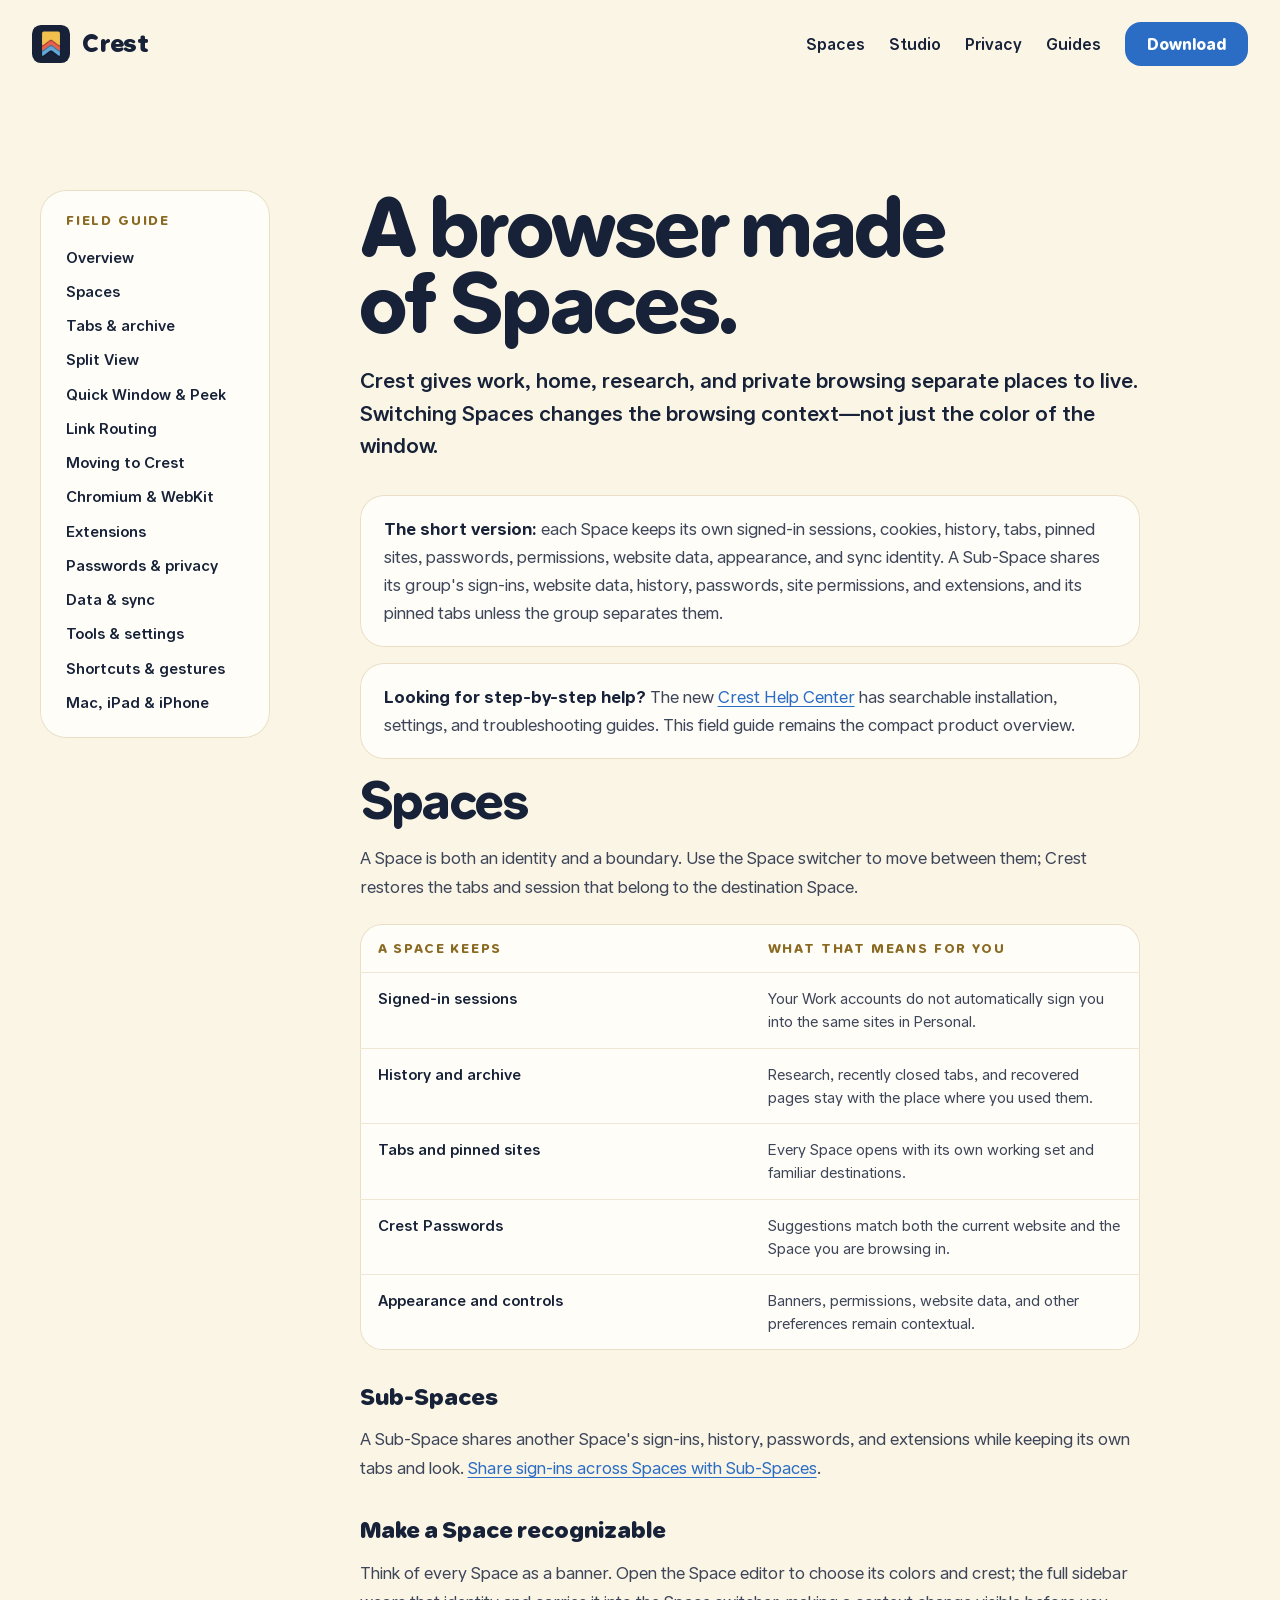
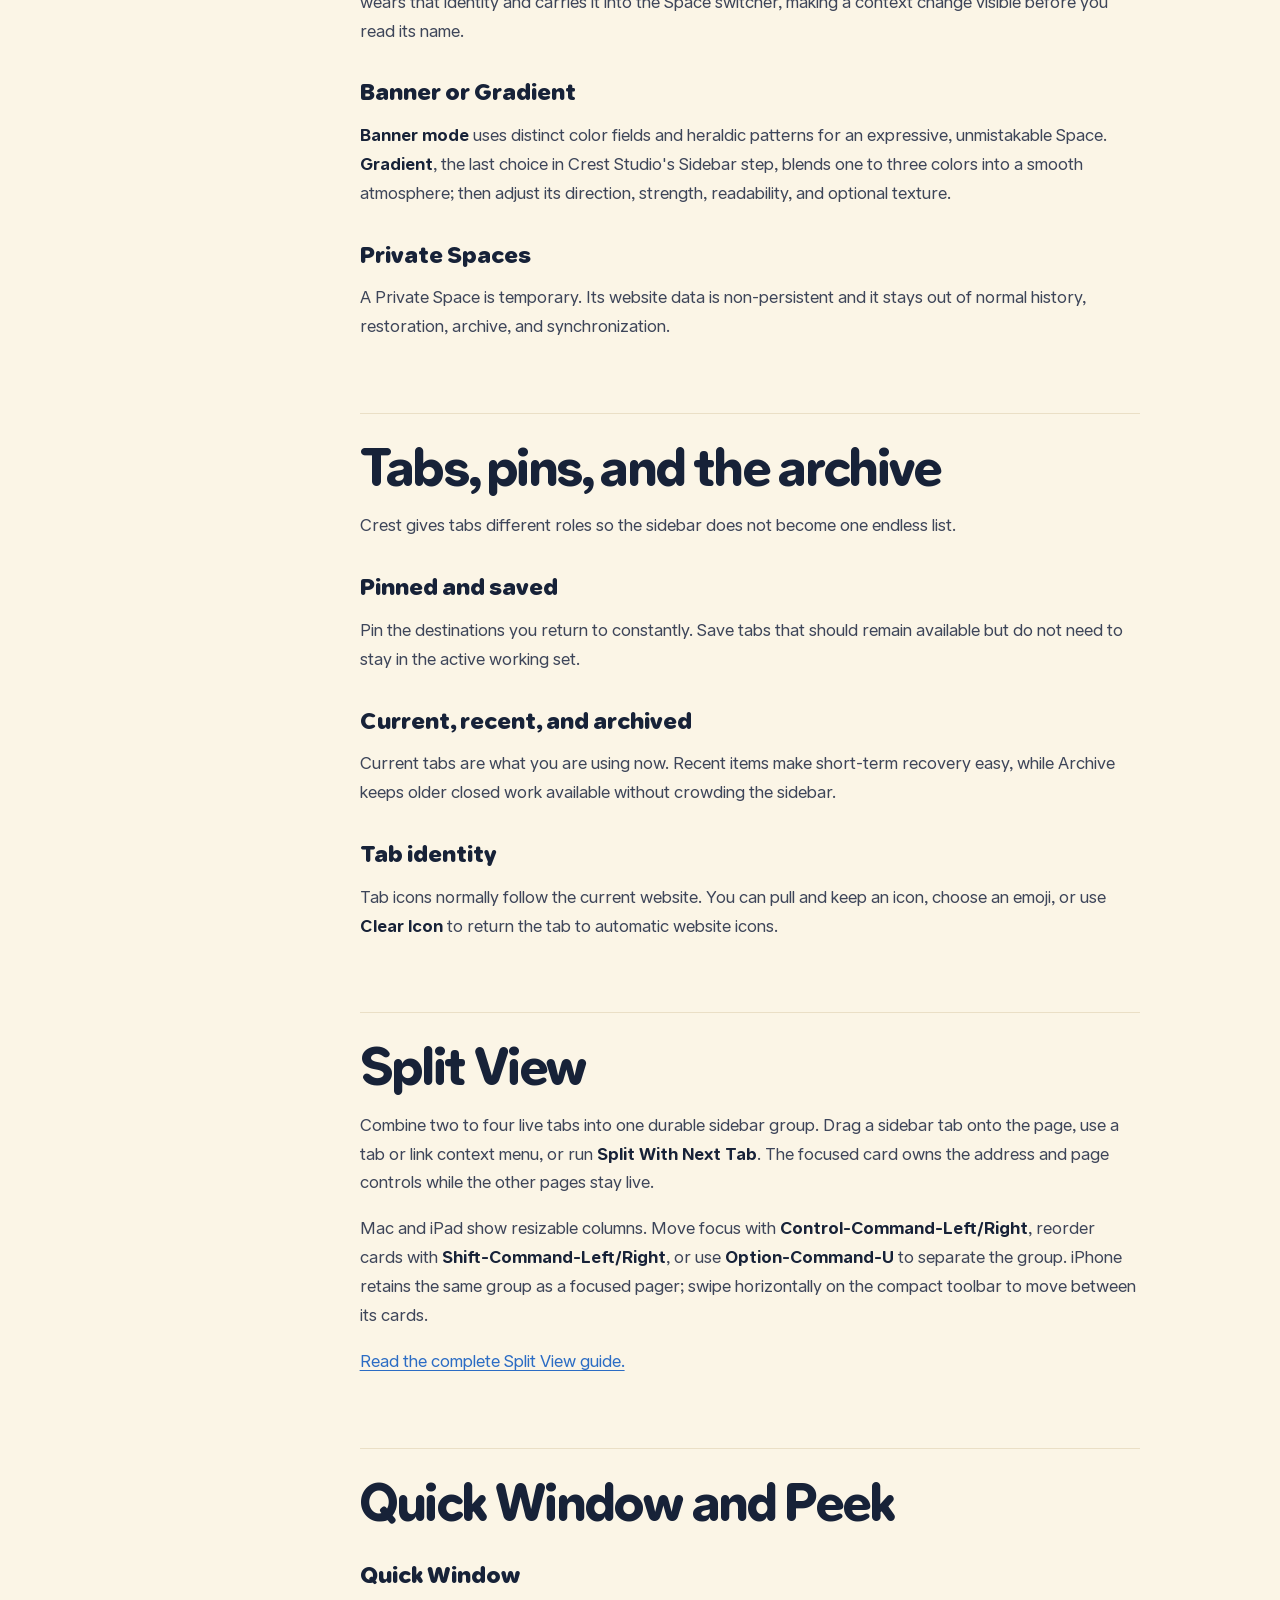
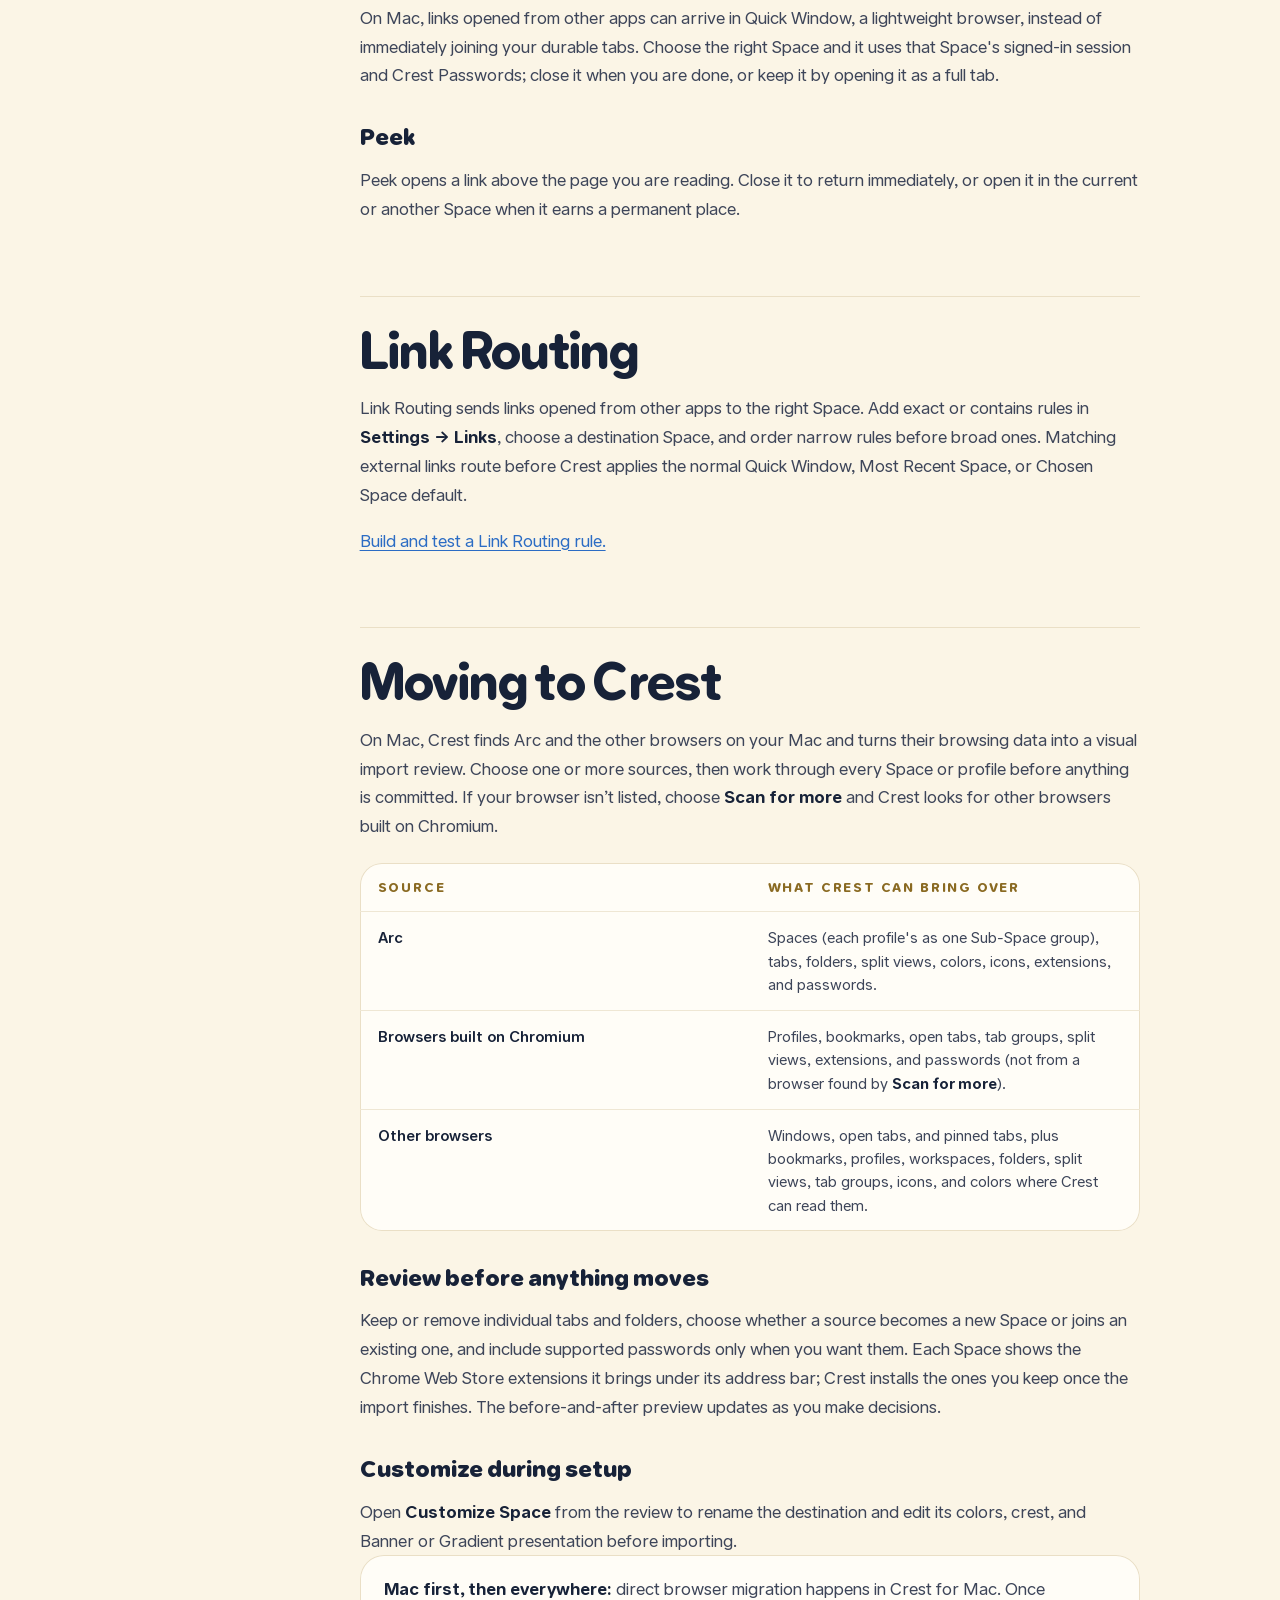
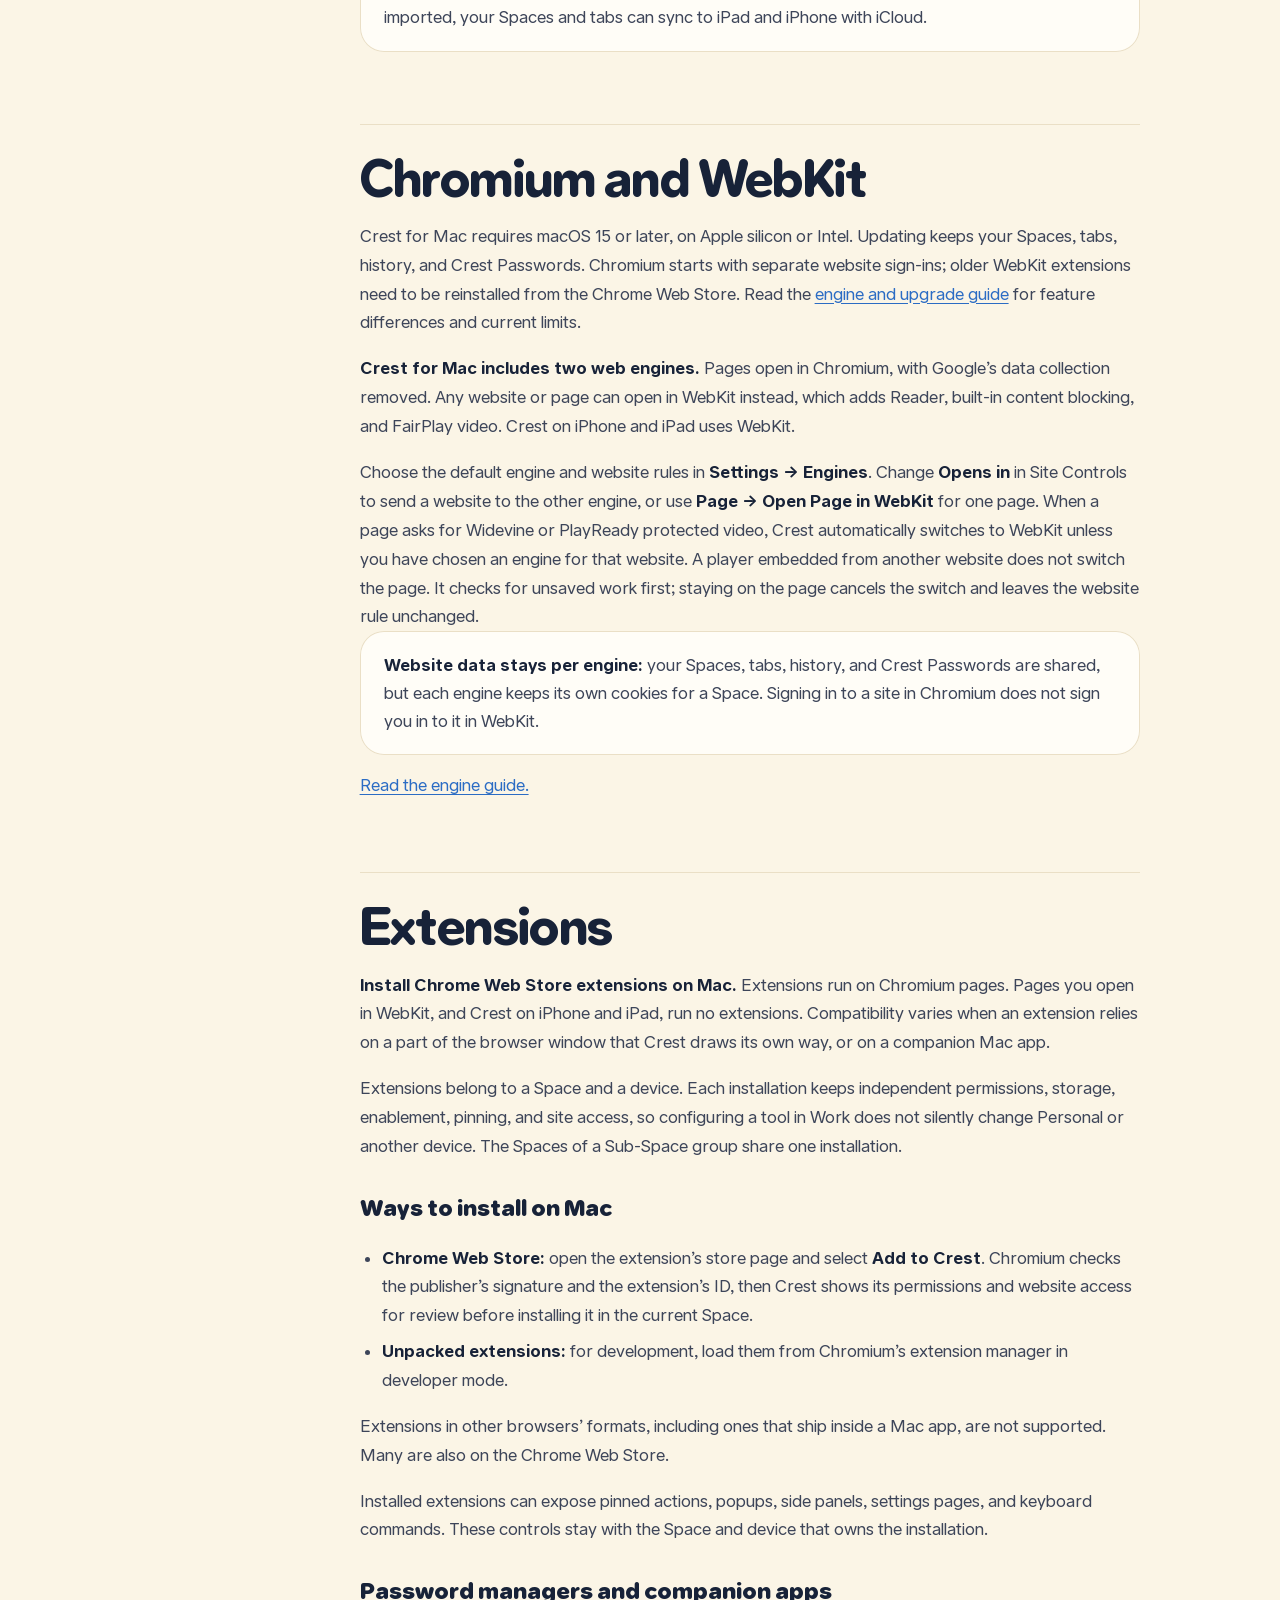
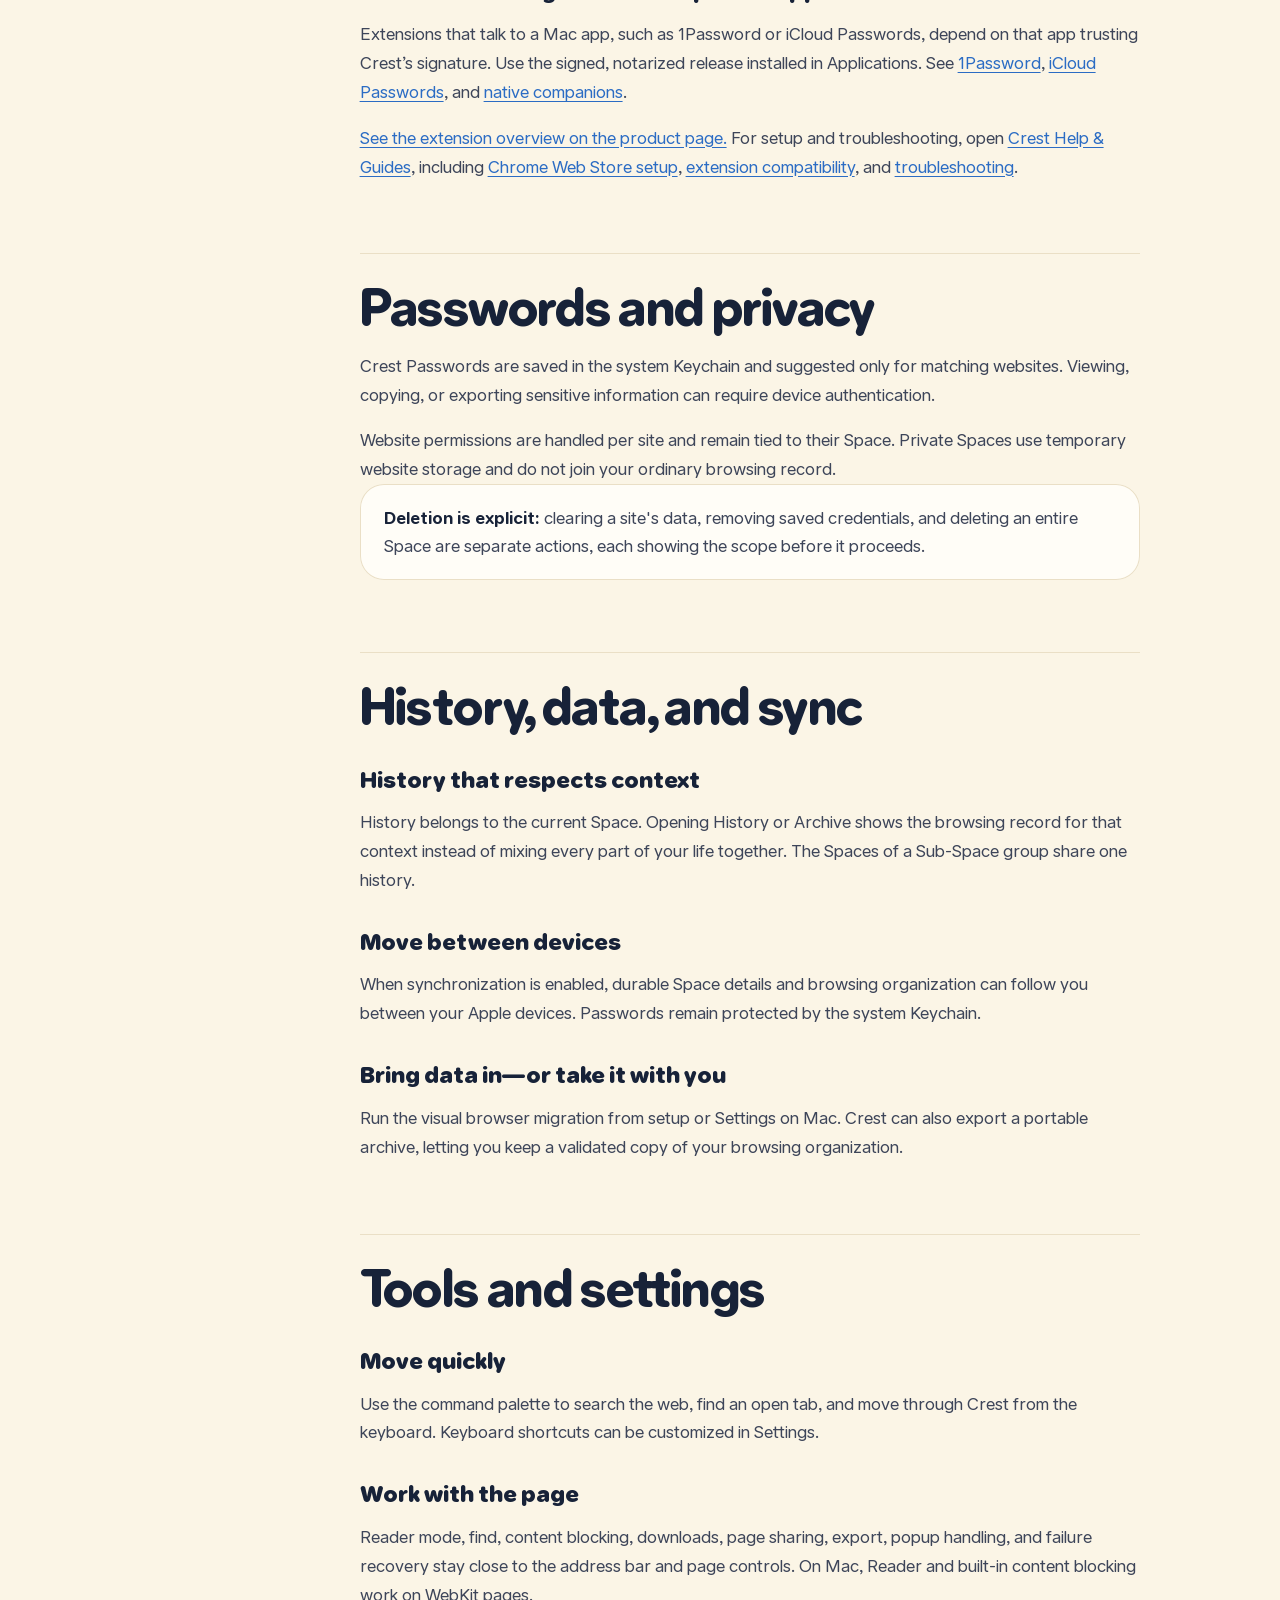
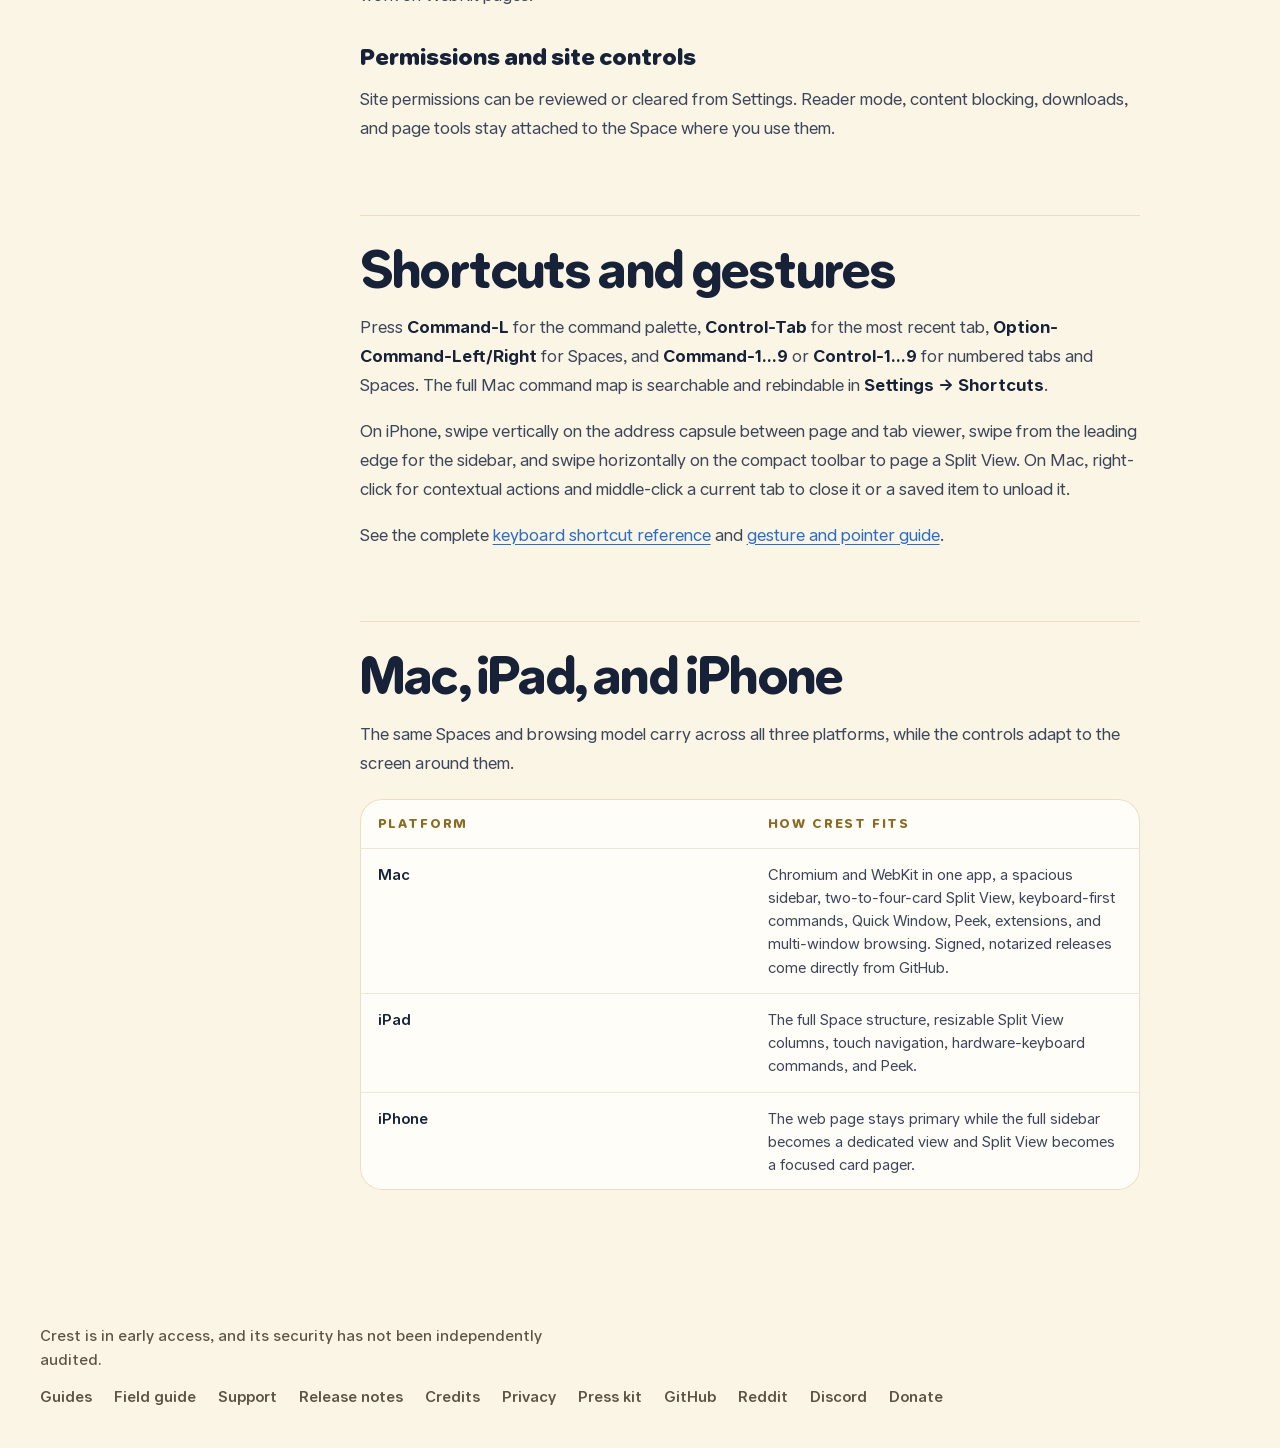
<file: site/docs/index.html>
<!doctype html>
<html lang="en">
<head>
  <meta charset="utf-8">
  <meta name="viewport" content="width=device-width, initial-scale=1">
  <meta name="theme-color" content="#fffaf0">
  <meta name="description" content="Learn how Crest Spaces, tabs, Quick Window, Peek, passwords, privacy, sync, and native browsing work across Mac, iPad, and iPhone.">
  <meta name="robots" content="index, follow, max-image-preview:large, max-snippet:-1, max-video-preview:-1">
  <meta name="author" content="Paul Davis">
  <meta name="application-name" content="Crest">
  <meta name="apple-mobile-web-app-title" content="Crest">
  <link rel="canonical" href="https://crestbrowser.com/docs/">

  <meta property="og:site_name" content="Crest">
  <meta property="og:locale" content="en_US">
  <meta property="og:type" content="article">
  <meta property="og:url" content="https://crestbrowser.com/docs/">
  <meta property="og:title" content="Crest Field Guide — Spaces, Peek, Privacy, and Sync">
  <meta property="og:description" content="A practical guide to Crest's isolated Spaces and native browsing tools across Mac, iPad, and iPhone.">
  <meta property="og:image" content="https://crestbrowser.com/assets/og-card.jpg">
  <meta property="og:image:type" content="image/jpeg">
  <meta property="og:image:width" content="1200">
  <meta property="og:image:height" content="630">
  <meta property="og:image:alt" content="The Crest mark, three stacked banners, beside the words Spaces for your browsing">

  <meta name="twitter:card" content="summary_large_image">
  <meta name="twitter:title" content="Crest Field Guide — Spaces, Peek, Privacy, and Sync">
  <meta name="twitter:description" content="A practical guide to Crest's isolated Spaces and native browsing tools across Mac, iPad, and iPhone.">
  <meta name="twitter:image" content="https://crestbrowser.com/assets/og-card.jpg">
  <meta name="twitter:image:alt" content="The Crest mark, three stacked banners, beside the words Spaces for your browsing">

  <title>Crest Field Guide — Spaces, Peek, Privacy, and Sync</title>
  <link rel="icon" href="../favicon.ico" sizes="48x48">
  <link rel="icon" type="image/svg+xml" href="../assets/crest-favicon.svg">
  <link rel="icon" type="image/png" sizes="32x32" href="../assets/crest-icon-32.png">
  <link rel="apple-touch-icon" href="../assets/apple-touch-icon.png">
  <link rel="manifest" href="../site.webmanifest">
  <link rel="stylesheet" href="../styles.css?v=20261119-allo-1">
  <script type="application/ld+json">
    {
      "@context": "https://schema.org",
      "@type": "WebPage",
      "@id": "https://crestbrowser.com/docs/#webpage",
      "url": "https://crestbrowser.com/docs/",
      "name": "Crest Field Guide",
      "description": "A practical guide to Crest's isolated Spaces and native browsing tools across Mac, iPad, and iPhone.",
      "inLanguage": "en-US",
      "isPartOf": { "@id": "https://crestbrowser.com/#website" },
      "about": { "@id": "https://crestbrowser.com/#software" },
      "breadcrumb": {
        "@type": "BreadcrumbList",
        "itemListElement": [
          {
            "@type": "ListItem",
            "position": 1,
            "name": "Crest",
            "item": "https://crestbrowser.com/"
          },
          {
            "@type": "ListItem",
            "position": 2,
            "name": "Field Guide",
            "item": "https://crestbrowser.com/docs/"
          }
        ]
      }
    }
  </script>
</head>
<body>
  <a class="skip-link" href="#docs-content">Skip to documentation</a>
  <header class="site-header">
    <a class="brand" href="../"><img src="../assets/crest-logo.svg" alt="" width="38" height="38">Crest</a>
    <span class="spacer"></span>
    <nav class="site-nav" aria-label="Site">
      <a class="nav-section" href="../#spaces">Spaces</a>
      <a class="nav-section" href="../#studio">Studio</a>
      <a class="nav-section" href="../#privacy">Privacy</a>
      <a href="../guides/">Guides</a>
      <a class="button button-primary button-small" href="../#get">Download</a>
    </nav>
  </header>
  <main class="page-layout docs-shell">
    <aside class="page-nav" aria-label="Field guide sections">
      <p class="label">Field guide</p>
      <a href="#overview">Overview</a>
      <a href="#spaces">Spaces</a>
      <a href="#tabs">Tabs &amp; archive</a>
      <a href="#split-view">Split View</a>
      <a href="#quick-and-peek">Quick Window &amp; Peek</a>
      <a href="#routing">Link Routing</a>
      <a href="#migration">Moving to Crest</a>
      <a href="#engines">Chromium &amp; WebKit</a>
      <a href="#extensions">Extensions</a>
      <a href="#passwords">Passwords &amp; privacy</a>
      <a href="#data">Data &amp; sync</a>
      <a href="#tools">Tools &amp; settings</a>
      <a href="#shortcuts">Shortcuts &amp; gestures</a>
      <a href="#platforms">Mac, iPad &amp; iPhone</a>
    </aside>
    <article class="docs-content" id="docs-content">
      <h1 id="overview">A browser made of Spaces.</h1>
      <p class="docs-lede">Crest gives work, home, research, and private browsing separate places to live. Switching Spaces changes the browsing context—not just the color of the window.</p>

      <div class="callout"><strong>The short version:</strong> each Space keeps its own signed-in sessions, cookies, history, tabs, pinned sites, passwords, permissions, website data, appearance, and sync identity. A Sub-Space shares its group's sign-ins, website data, history, passwords, site permissions, and extensions, and its pinned tabs unless the group separates them.</div>
      <div class="callout"><strong>Looking for step-by-step help?</strong> The new <a href="../guides/">Crest Help Center</a> has searchable installation, settings, and troubleshooting guides. This field guide remains the compact product overview.</div>

      <h2 id="spaces">Spaces</h2>
      <p>A Space is both an identity and a boundary. Use the Space switcher to move between them; Crest restores the tabs and session that belong to the destination Space.</p>
      <table class="docs-table">
        <thead><tr><th>A Space keeps</th><th>What that means for you</th></tr></thead>
        <tbody>
          <tr><td>Signed-in sessions</td><td>Your Work accounts do not automatically sign you into the same sites in Personal.</td></tr>
          <tr><td>History and archive</td><td>Research, recently closed tabs, and recovered pages stay with the place where you used them.</td></tr>
          <tr><td>Tabs and pinned sites</td><td>Every Space opens with its own working set and familiar destinations.</td></tr>
          <tr><td>Crest Passwords</td><td>Suggestions match both the current website and the Space you are browsing in.</td></tr>
          <tr><td>Appearance and controls</td><td>Banners, permissions, website data, and other preferences remain contextual.</td></tr>
        </tbody>
      </table>
      <h3>Sub-Spaces</h3>
      <p>A Sub-Space shares another Space's sign-ins, history, passwords, and extensions while keeping its own tabs and look. <a href="../guides/sub-spaces/">Share sign-ins across Spaces with Sub-Spaces</a>.</p>
      <h3>Make a Space recognizable</h3>
      <p>Think of every Space as a banner. Open the Space editor to choose its colors and crest; the full sidebar wears that identity and carries it into the Space switcher, making a context change visible before you read its name.</p>
      <h3>Banner or Gradient</h3>
      <p><strong>Banner mode</strong> uses distinct color fields and heraldic patterns for an expressive, unmistakable Space. <strong>Gradient</strong>, the last choice in Crest Studio's Sidebar step, blends one to three colors into a smooth atmosphere; then adjust its direction, strength, readability, and optional texture.</p>
      <h3>Private Spaces</h3>
      <p>A Private Space is temporary. Its website data is non-persistent and it stays out of normal history, restoration, archive, and synchronization.</p>

      <h2 id="tabs">Tabs, pins, and the archive</h2>
      <p>Crest gives tabs different roles so the sidebar does not become one endless list.</p>
      <h3>Pinned and saved</h3>
      <p>Pin the destinations you return to constantly. Save tabs that should remain available but do not need to stay in the active working set.</p>
      <h3>Current, recent, and archived</h3>
      <p>Current tabs are what you are using now. Recent items make short-term recovery easy, while Archive keeps older closed work available without crowding the sidebar.</p>
      <h3>Tab identity</h3>
      <p>Tab icons normally follow the current website. You can pull and keep an icon, choose an emoji, or use <strong>Clear Icon</strong> to return the tab to automatic website icons.</p>

      <h2 id="split-view">Split View</h2>
      <p>Combine two to four live tabs into one durable sidebar group. Drag a sidebar tab onto the page, use a tab or link context menu, or run <strong>Split With Next Tab</strong>. The focused card owns the address and page controls while the other pages stay live.</p>
      <p>Mac and iPad show resizable columns. Move focus with <strong>Control-Command-Left/Right</strong>, reorder cards with <strong>Shift-Command-Left/Right</strong>, or use <strong>Option-Command-U</strong> to separate the group. iPhone retains the same group as a focused pager; swipe horizontally on the compact toolbar to move between its cards.</p>
      <p><a href="../guides/split-view/">Read the complete Split View guide.</a></p>

      <h2 id="quick-and-peek">Quick Window and Peek</h2>
      <h3>Quick Window</h3>
      <p>On Mac, links opened from other apps can arrive in Quick Window, a lightweight browser, instead of immediately joining your durable tabs. Choose the right Space and it uses that Space's signed-in session and Crest Passwords; close it when you are done, or keep it by opening it as a full tab.</p>
      <h3>Peek</h3>
      <p>Peek opens a link above the page you are reading. Close it to return immediately, or open it in the current or another Space when it earns a permanent place.</p>

      <h2 id="routing">Link Routing</h2>
      <p>Link Routing sends links opened from other apps to the right Space. Add exact or contains rules in <strong>Settings → Links</strong>, choose a destination Space, and order narrow rules before broad ones. Matching external links route before Crest applies the normal Quick Window, Most Recent Space, or Chosen Space default.</p>
      <p><a href="../guides/link-routing/">Build and test a Link Routing rule.</a></p>

      <h2 id="migration">Moving to Crest</h2>
      <p>On Mac, Crest finds Arc and the other browsers on your Mac and turns their browsing data into a visual import review. Choose one or more sources, then work through every Space or profile before anything is committed. If your browser isn&rsquo;t listed, choose <strong>Scan for more</strong> and Crest looks for other browsers built on Chromium.</p>
      <table class="docs-table">
        <thead><tr><th>Source</th><th>What Crest can bring over</th></tr></thead>
        <tbody>
          <tr><td>Arc</td><td>Spaces (each profile's as one Sub-Space group), tabs, folders, split views, colors, icons, extensions, and passwords.</td></tr>
          <tr><td>Browsers built on Chromium</td><td>Profiles, bookmarks, open tabs, tab groups, split views, extensions, and passwords (not from a browser found by <strong>Scan for more</strong>).</td></tr>
          <tr><td>Other browsers</td><td>Windows, open tabs, and pinned tabs, plus bookmarks, profiles, workspaces, folders, split views, tab groups, icons, and colors where Crest can read them.</td></tr>
        </tbody>
      </table>
      <h3>Review before anything moves</h3>
      <p>Keep or remove individual tabs and folders, choose whether a source becomes a new Space or joins an existing one, and include supported passwords only when you want them. Each Space shows the Chrome Web Store extensions it brings under its address bar; Crest installs the ones you keep once the import finishes. The before-and-after preview updates as you make decisions.</p>
      <h3>Customize during setup</h3>
      <p>Open <strong>Customize Space</strong> from the review to rename the destination and edit its colors, crest, and Banner or Gradient presentation before importing.</p>
      <div class="callout"><strong>Mac first, then everywhere:</strong> direct browser migration happens in Crest for Mac. Once imported, your Spaces and tabs can sync to iPad and iPhone with iCloud.</div>

      <h2 id="engines">Chromium and WebKit</h2>
      <p>Crest for Mac requires macOS 15 or later, on Apple silicon or Intel. Updating keeps your Spaces, tabs, history, and Crest Passwords. Chromium starts with separate website sign-ins; older WebKit extensions need to be reinstalled from the Chrome Web Store. Read the <a href="../guides/engines/">engine and upgrade guide</a> for feature differences and current limits.</p>
      <p><strong>Crest for Mac includes two web engines.</strong> Pages open in Chromium, with Google&rsquo;s data collection removed. Any website or page can open in WebKit instead, which adds Reader, built-in content blocking, and FairPlay video. Crest on iPhone and iPad uses WebKit.</p>
      <p>Choose the default engine and website rules in <strong>Settings &rarr; Engines</strong>. Change <strong>Opens in</strong> in Site Controls to send a website to the other engine, or use <strong>Page &rarr; Open Page in WebKit</strong> for one page. When a page asks for Widevine or PlayReady protected video, Crest automatically switches to WebKit unless you have chosen an engine for that website. A player embedded from another website does not switch the page. It checks for unsaved work first; staying on the page cancels the switch and leaves the website rule unchanged.</p>
      <div class="callout"><strong>Website data stays per engine:</strong> your Spaces, tabs, history, and Crest Passwords are shared, but each engine keeps its own cookies for a Space. Signing in to a site in Chromium does not sign you in to it in WebKit.</div>
      <p><a href="../guides/engines/">Read the engine guide.</a></p>

      <h2 id="extensions">Extensions</h2>
      <p><strong>Install Chrome Web Store extensions on Mac.</strong> Extensions run on Chromium pages. Pages you open in WebKit, and Crest on iPhone and iPad, run no extensions. Compatibility varies when an extension relies on a part of the browser window that Crest draws its own way, or on a companion Mac app.</p>
      <p>Extensions belong to a Space and a device. Each installation keeps independent permissions, storage, enablement, pinning, and site access, so configuring a tool in Work does not silently change Personal or another device. The Spaces of a Sub-Space group share one installation.</p>
      <h3>Ways to install on Mac</h3>
      <ul>
        <li><strong>Chrome Web Store:</strong> open the extension&rsquo;s store page and select <strong>Add to Crest</strong>. Chromium checks the publisher&rsquo;s signature and the extension&rsquo;s ID, then Crest shows its permissions and website access for review before installing it in the current Space.</li>
        <li><strong>Unpacked extensions:</strong> for development, load them from Chromium&rsquo;s extension manager in developer mode.</li>
      </ul>
      <p>Extensions in other browsers&rsquo; formats, including ones that ship inside a Mac app, are not supported. Many are also on the Chrome Web Store.</p>
      <p>Installed extensions can expose pinned actions, popups, side panels, settings pages, and keyboard commands. These controls stay with the Space and device that owns the installation.</p>
      <h3>Password managers and companion apps</h3>
      <p>Extensions that talk to a Mac app, such as 1Password or iCloud Passwords, depend on that app trusting Crest&rsquo;s signature. Use the signed, notarized release installed in Applications. See <a href="../guides/onepassword/">1Password</a>, <a href="../guides/icloud-passwords/">iCloud Passwords</a>, and <a href="../guides/native-companion-limits/">native companions</a>.</p>
      <p><a href="../#engines">See the extension overview on the product page.</a> For setup and troubleshooting, open <a href="../guides/">Crest Help &amp; Guides</a>, including <a href="../guides/install-chrome-web-store/">Chrome Web Store setup</a>, <a href="../guides/extension-api-compatibility/">extension compatibility</a>, and <a href="../guides/troubleshoot-extension-compatibility/">troubleshooting</a>.</p>

      <h2 id="passwords">Passwords and privacy</h2>
      <p>Crest Passwords are saved in the system Keychain and suggested only for matching websites. Viewing, copying, or exporting sensitive information can require device authentication.</p>
      <p>Website permissions are handled per site and remain tied to their Space. Private Spaces use temporary website storage and do not join your ordinary browsing record.</p>
      <div class="callout"><strong>Deletion is explicit:</strong> clearing a site's data, removing saved credentials, and deleting an entire Space are separate actions, each showing the scope before it proceeds.</div>

      <h2 id="data">History, data, and sync</h2>
      <h3>History that respects context</h3>
      <p>History belongs to the current Space. Opening History or Archive shows the browsing record for that context instead of mixing every part of your life together. The Spaces of a Sub-Space group share one history.</p>
      <h3>Move between devices</h3>
      <p>When synchronization is enabled, durable Space details and browsing organization can follow you between your Apple devices. Passwords remain protected by the system Keychain.</p>
      <h3>Bring data in—or take it with you</h3>
      <p>Run the visual browser migration from setup or Settings on Mac. Crest can also export a portable archive, letting you keep a validated copy of your browsing organization.</p>

      <h2 id="tools">Tools and settings</h2>
      <h3>Move quickly</h3>
      <p>Use the command palette to search the web, find an open tab, and move through Crest from the keyboard. Keyboard shortcuts can be customized in Settings.</p>
      <h3>Work with the page</h3>
      <p>Reader mode, find, content blocking, downloads, page sharing, export, popup handling, and failure recovery stay close to the address bar and page controls. On Mac, Reader and built-in content blocking work on WebKit pages.</p>
      <h3>Permissions and site controls</h3>
      <p>Site permissions can be reviewed or cleared from Settings. Reader mode, content blocking, downloads, and page tools stay attached to the Space where you use them.</p>

      <h2 id="shortcuts">Shortcuts and gestures</h2>
      <p>Press <strong>Command-L</strong> for the command palette, <strong>Control-Tab</strong> for the most recent tab, <strong>Option-Command-Left/Right</strong> for Spaces, and <strong>Command-1…9</strong> or <strong>Control-1…9</strong> for numbered tabs and Spaces. The full Mac command map is searchable and rebindable in <strong>Settings → Shortcuts</strong>.</p>
      <p>On iPhone, swipe vertically on the address capsule between page and tab viewer, swipe from the leading edge for the sidebar, and swipe horizontally on the compact toolbar to page a Split View. On Mac, right-click for contextual actions and middle-click a current tab to close it or a saved item to unload it.</p>
      <p>See the complete <a href="../guides/keyboard-shortcuts/">keyboard shortcut reference</a> and <a href="../guides/gestures-and-pointer/">gesture and pointer guide</a>.</p>

      <h2 id="platforms">Mac, iPad, and iPhone</h2>
      <p>The same Spaces and browsing model carry across all three platforms, while the controls adapt to the screen around them.</p>
      <table class="docs-table">
        <thead><tr><th>Platform</th><th>How Crest fits</th></tr></thead>
        <tbody>
          <tr><td>Mac</td><td>Chromium and WebKit in one app, a spacious sidebar, two-to-four-card Split View, keyboard-first commands, Quick Window, Peek, extensions, and multi-window browsing. Signed, notarized releases come directly from GitHub.</td></tr>
          <tr><td>iPad</td><td>The full Space structure, resizable Split View columns, touch navigation, hardware-keyboard commands, and Peek.</td></tr>
          <tr><td>iPhone</td><td>The web page stays primary while the full sidebar becomes a dedicated view and Split View becomes a focused card pager.</td></tr>
        </tbody>
      </table>
    </article>
  </main>
  <div class="page-footer">
    <footer class="site-footer">
      <p>Crest is in early access, and its security has not been independently audited.</p>
      <nav aria-label="Footer">
        <a href="../guides/">Guides</a>
        <a href="../docs/">Field guide</a>
        <a href="../support/">Support</a>
        <a href="../releases/">Release notes</a>
        <a href="../credits/">Credits</a>
        <a href="../privacy/">Privacy</a>
        <a href="../press/">Press kit</a>
        <a href="https://github.com/crest-browser/Crest">GitHub</a>
        <a href="https://www.reddit.com/r/CrestBrowser">Reddit</a>
        <a href="https://discord.gg/gjrM5qMB6x">Discord</a>
        <a href="https://ko-fi.com/pauljoda/tiers">Donate</a>
      </nav>
    </footer>
  </div>
</body>
</html>
</file>
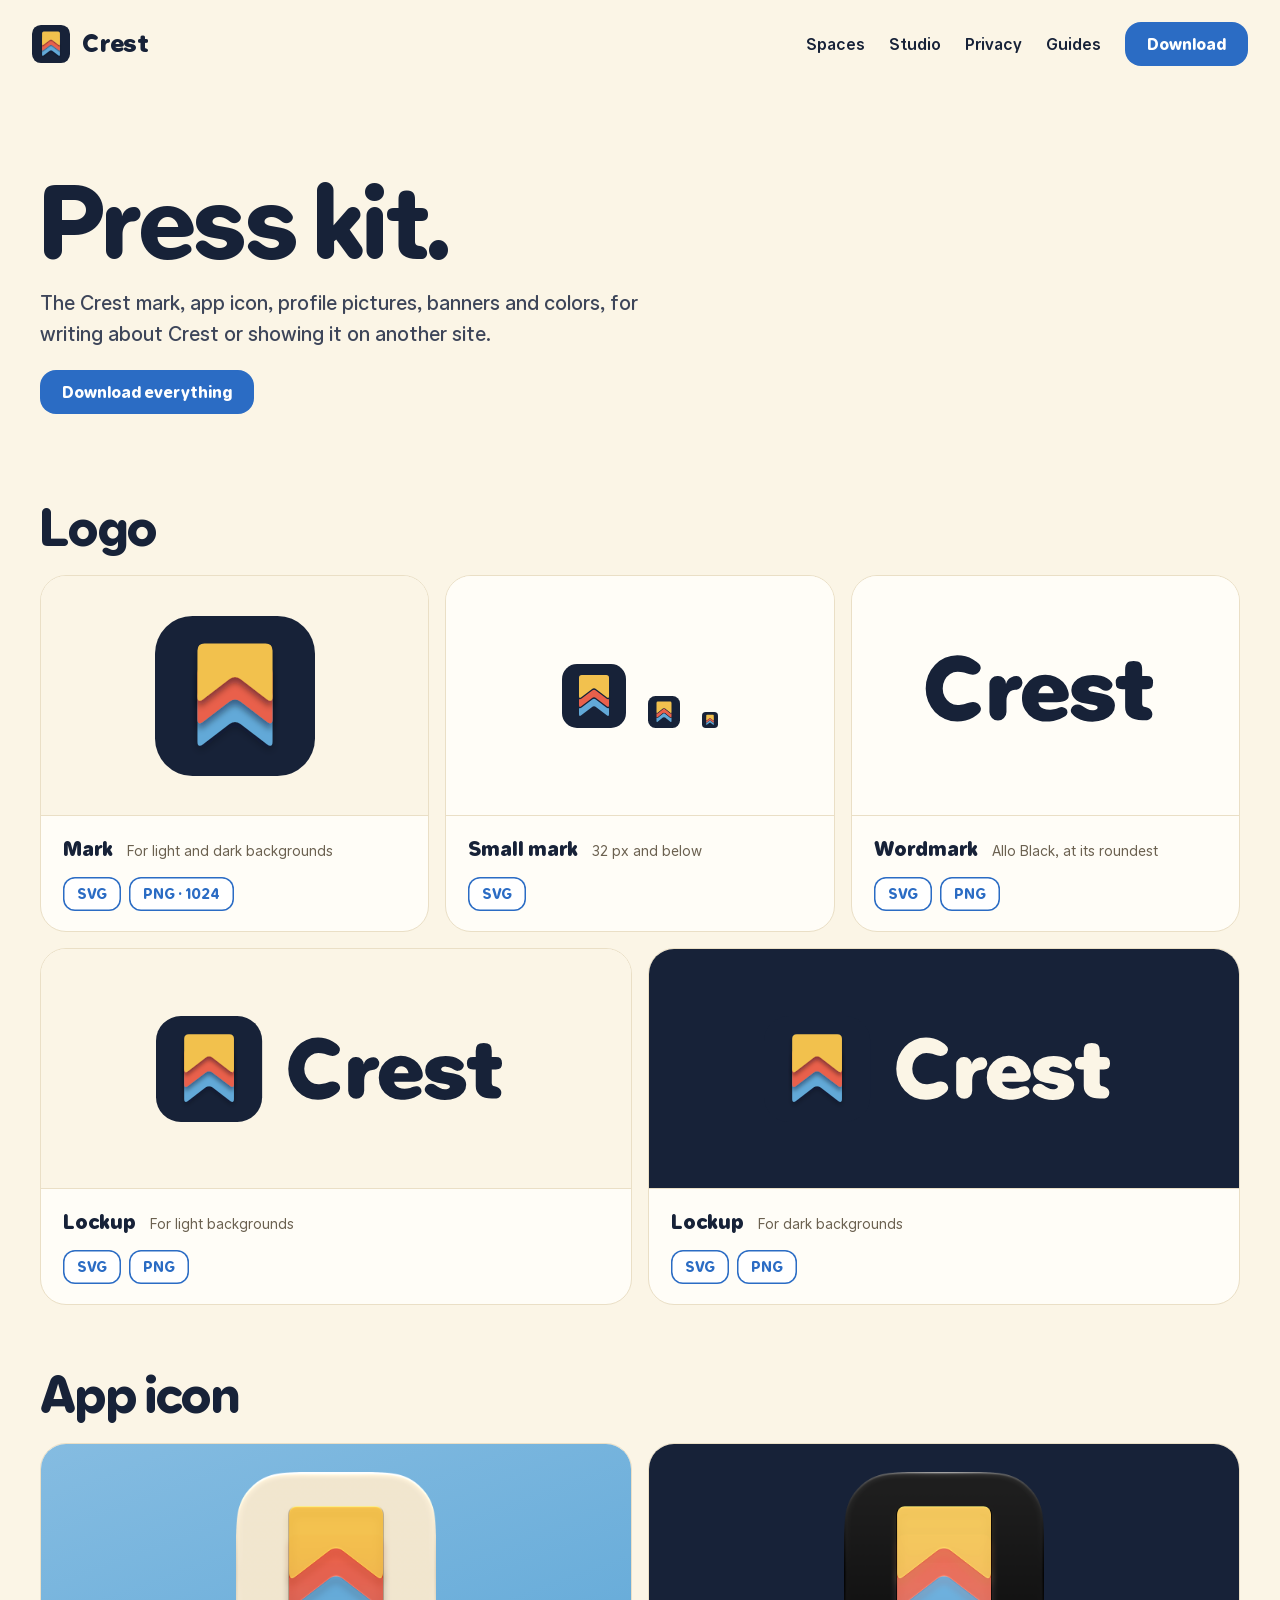
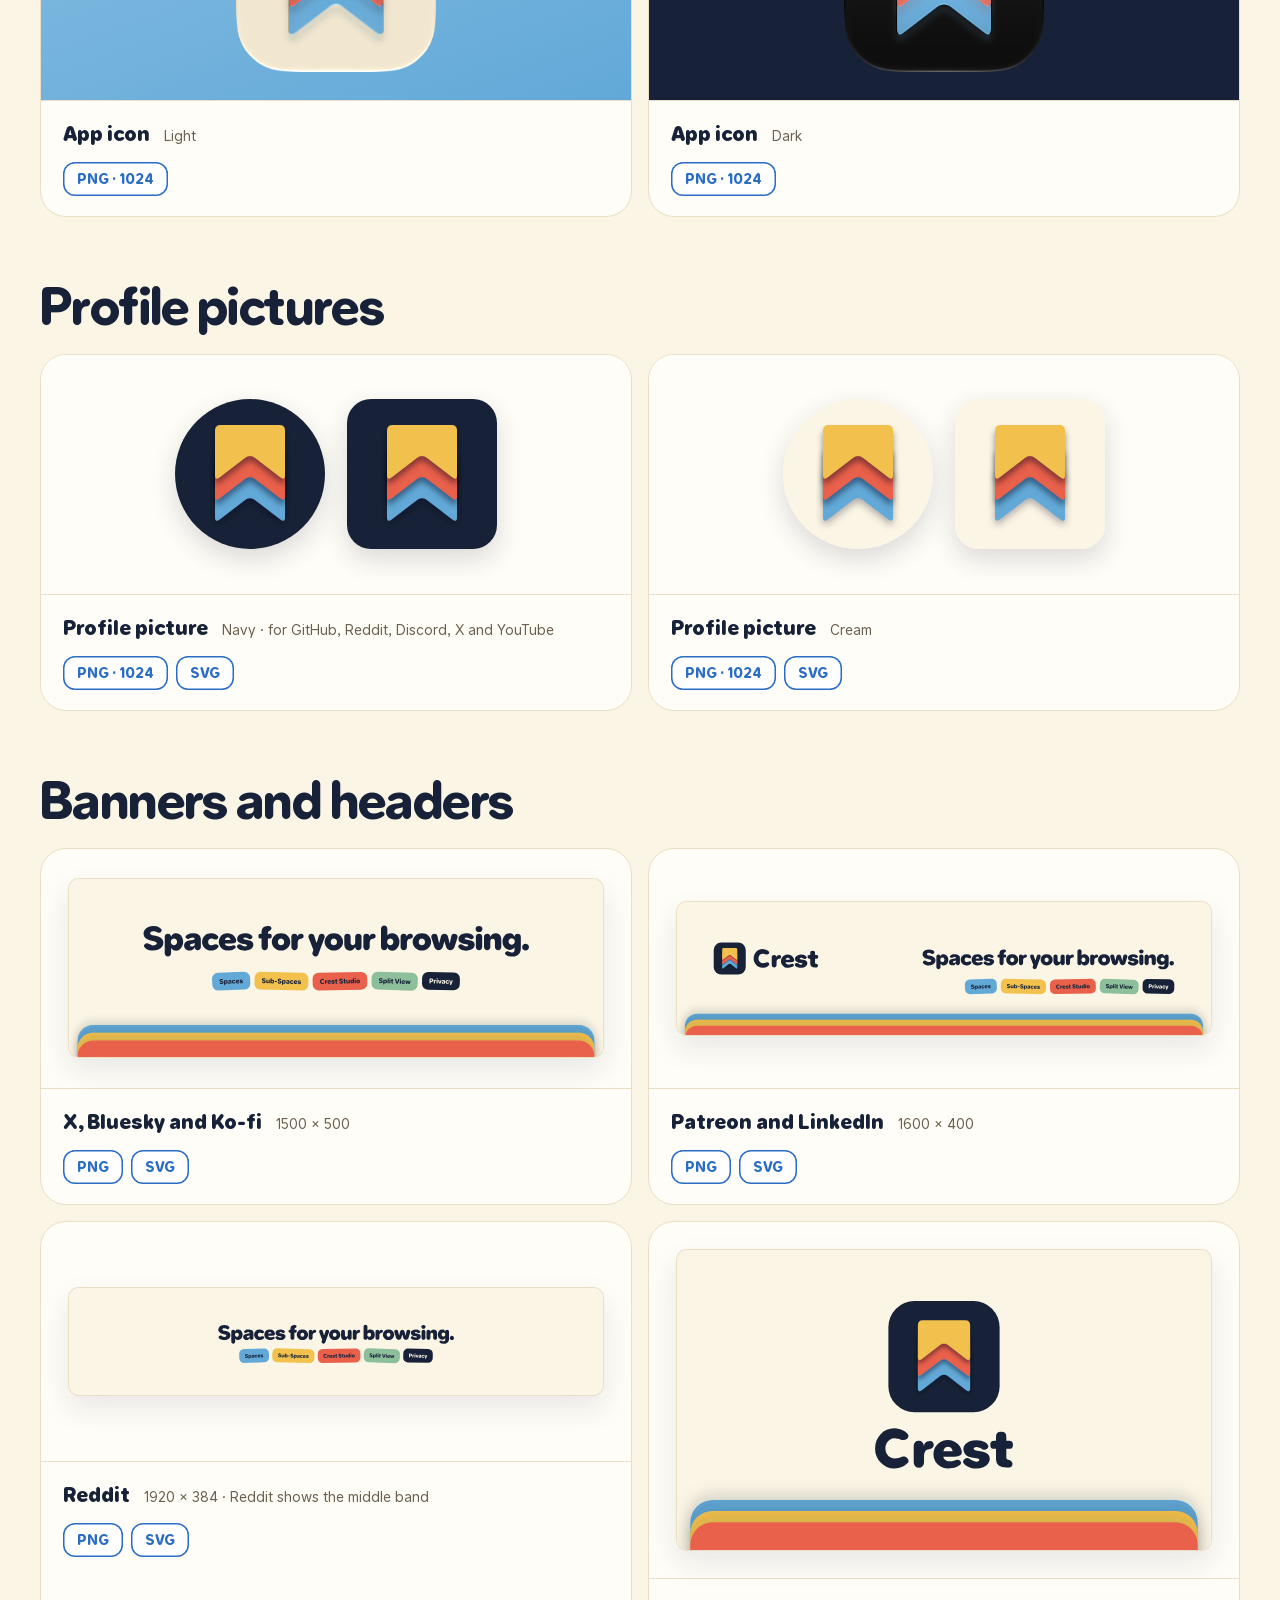
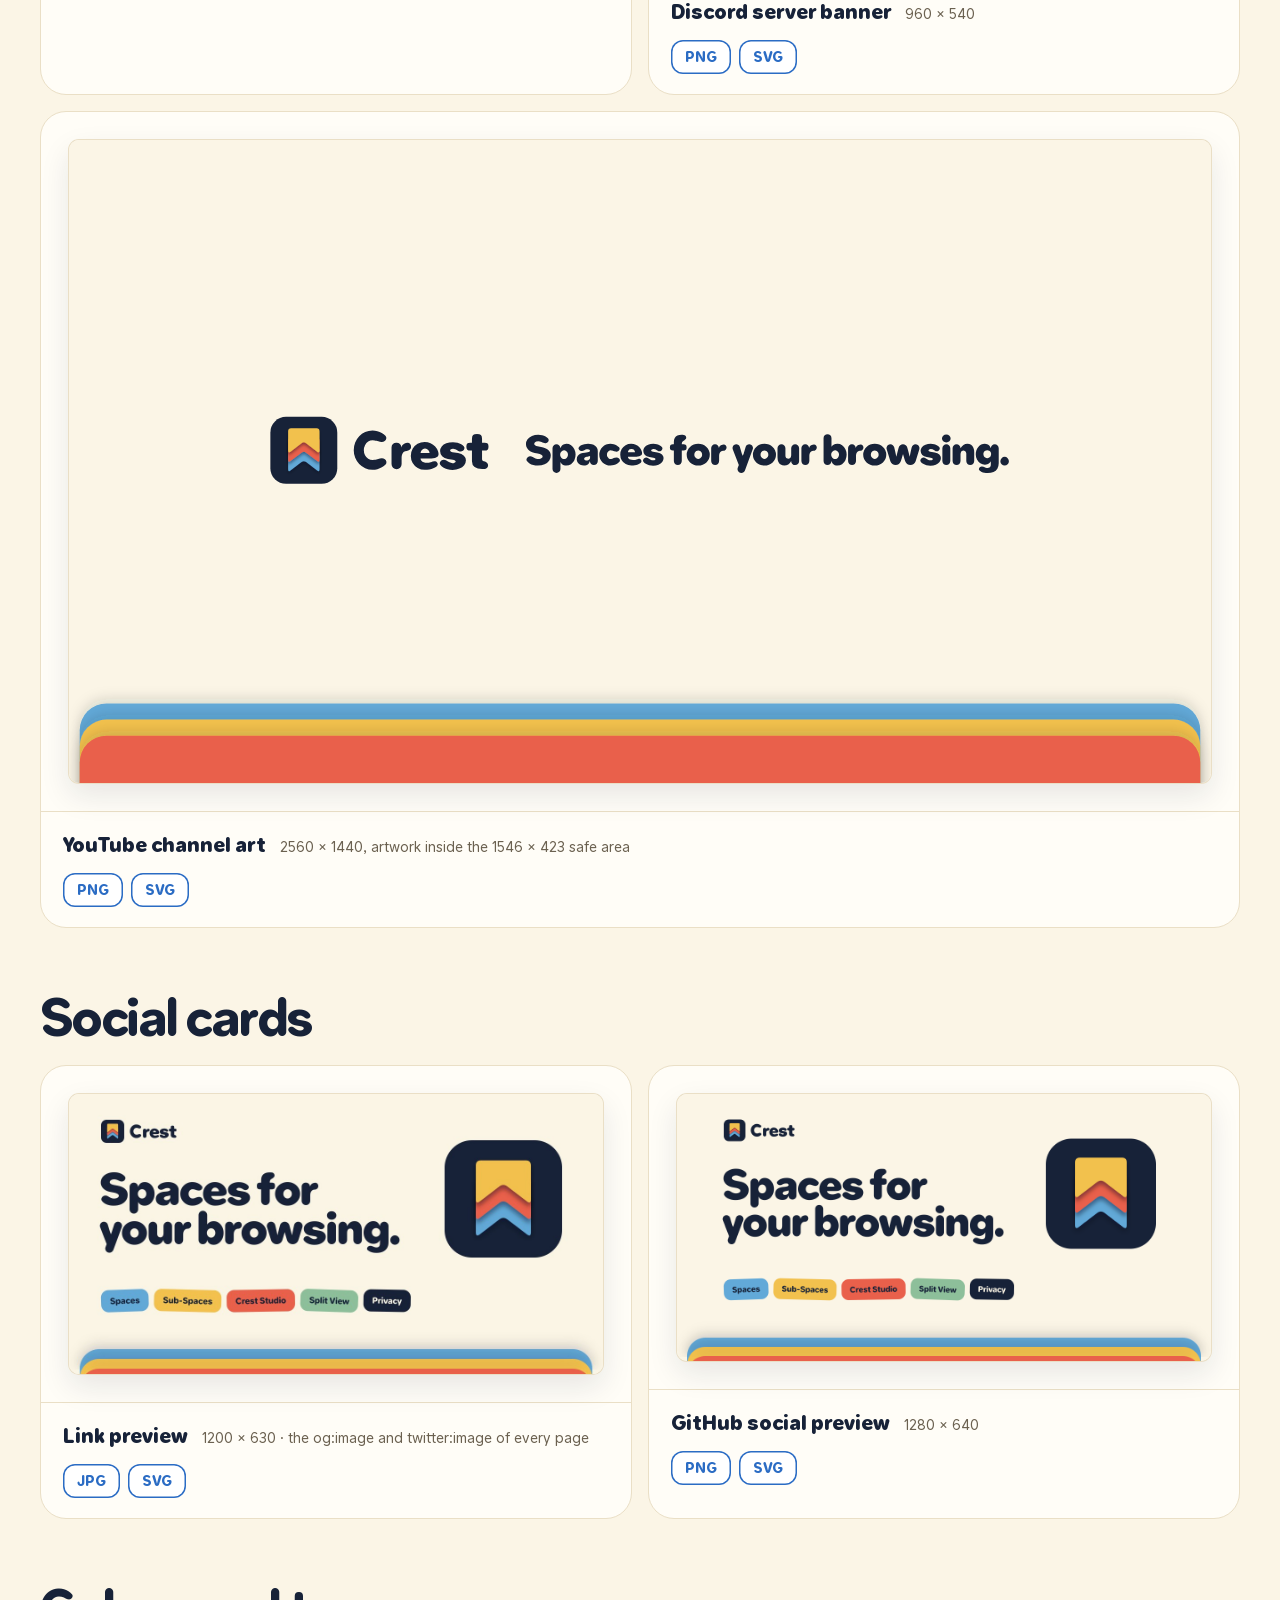
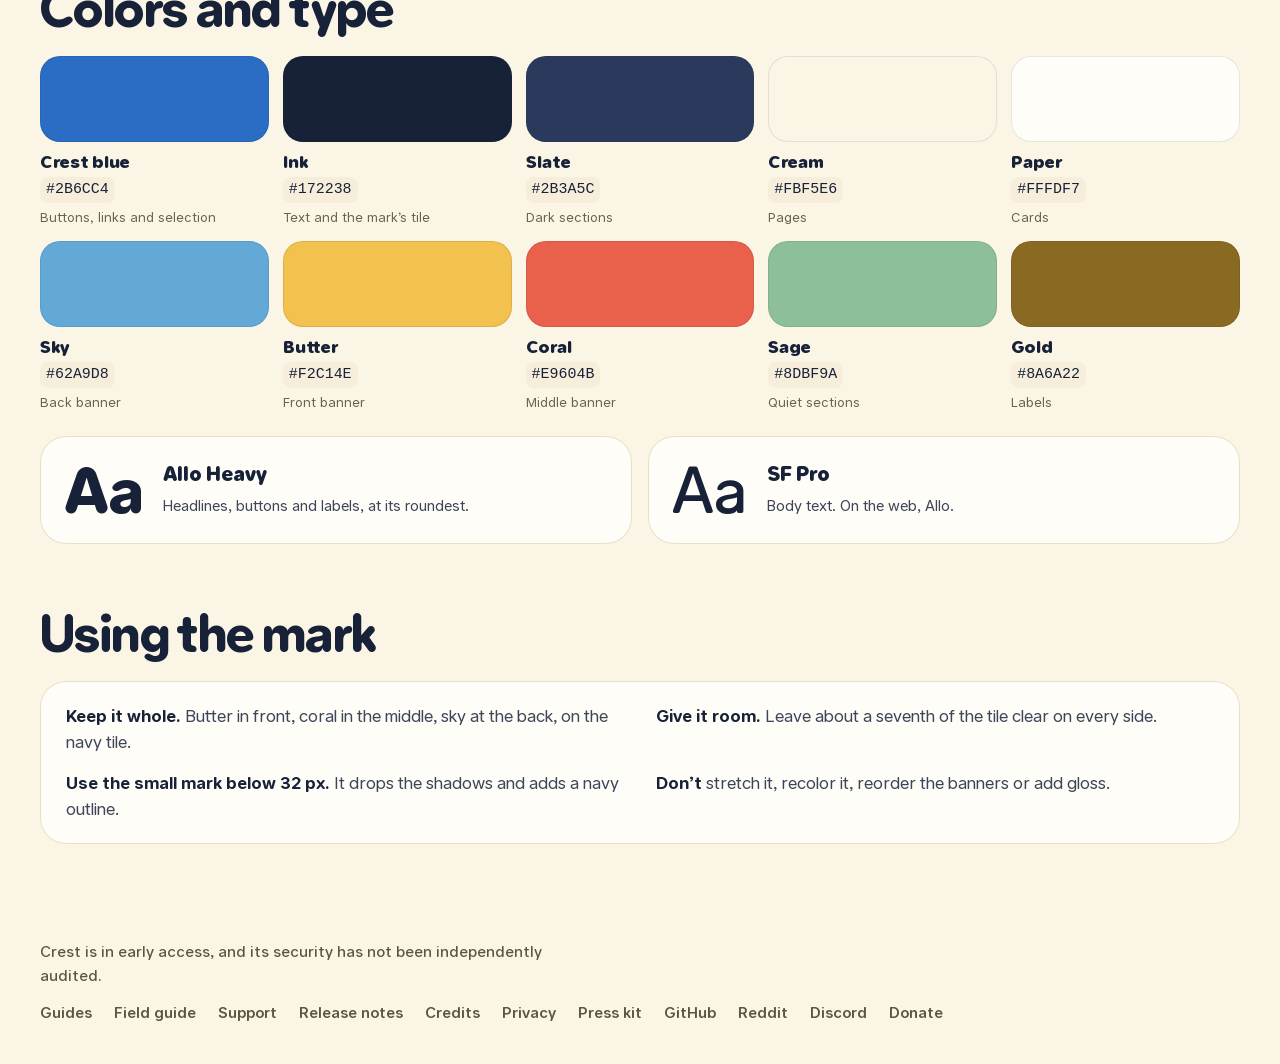
<file: site/press/index.html>
<!doctype html>
<html lang="en">
<head>
  <meta charset="utf-8">
  <meta name="viewport" content="width=device-width, initial-scale=1">
  <meta name="theme-color" content="#FBF5E6">
  <meta name="color-scheme" content="light">
  <meta name="description" content="The Crest mark, lockups, app icon, profile pictures, banners, social cards and colors, ready to download.">
  <meta name="robots" content="index, follow, max-image-preview:large">
  <meta name="author" content="Paul Davis">
  <link rel="canonical" href="https://crestbrowser.com/press/">
  <meta property="og:site_name" content="Crest">
  <meta property="og:type" content="website">
  <meta property="og:url" content="https://crestbrowser.com/press/">
  <meta property="og:title" content="Crest press kit">
  <meta property="og:description" content="Logos, the app icon, profile pictures, banners and colors for Crest.">
  <meta property="og:image" content="https://crestbrowser.com/assets/og-card.jpg">
  <meta property="og:image:width" content="1200">
  <meta property="og:image:height" content="630">
  <meta property="og:image:alt" content="The Crest mark, three stacked banners, beside the words Spaces for your browsing">
  <meta name="twitter:card" content="summary_large_image">
  <meta name="twitter:image" content="https://crestbrowser.com/assets/og-card.jpg">
  <title>Crest press kit</title>
  <link rel="icon" href="../favicon.ico" sizes="48x48">
  <link rel="icon" type="image/svg+xml" href="../assets/crest-favicon.svg">
  <link rel="icon" type="image/png" sizes="32x32" href="../assets/crest-icon-32.png">
  <link rel="apple-touch-icon" href="../assets/apple-touch-icon.png">
  <link rel="manifest" href="../site.webmanifest">
  <link rel="stylesheet" href="../styles.css?v=20261119-allo-1">
</head>
<body>
  <a class="skip-link" href="#press-content">Skip to the press kit</a>
  <header class="site-header">
    <a class="brand" href="../"><img src="../assets/crest-logo.svg" alt="" width="38" height="38">Crest</a>
    <span class="spacer"></span>
    <nav class="site-nav" aria-label="Site">
      <a class="nav-section" href="../#spaces">Spaces</a>
      <a class="nav-section" href="../#studio">Studio</a>
      <a class="nav-section" href="../#privacy">Privacy</a>
      <a href="../guides/">Guides</a>
      <a class="button button-primary button-small" href="../#get">Download</a>
    </nav>
  </header>

  <main id="press-content" class="press">
    <section class="press-hero">
      <h1>Press kit.</h1>
      <p>The Crest mark, app icon, profile pictures, banners and colors, for writing about Crest or showing it on another site.</p>
      <a class="button button-primary button-small" href="../assets/press/crest-press-kit.zip" download>Download everything</a>
    </section>

    <section class="press-section" id="logo" aria-labelledby="logo-title"><h2 id="logo-title">Logo</h2><div class="press-grid three"><article class="press-card on-cream"><div class="press-preview"><img src="../assets/press/crest-mark.svg" alt="The Crest mark" width="160" height="160"></div><div class="press-info"><h3>Mark</h3><p>For light and dark backgrounds</p><div class="press-dl"><a href="../assets/press/crest-mark.svg" download>SVG</a><a href="../assets/press/crest-mark-1024.png" download>PNG · 1024</a></div></div></article><article class="press-card on-paper"><div class="press-preview"><span class="press-sizes"><img src="../assets/press/crest-mark-small.svg" alt="" width="64" height="64"><img src="../assets/press/crest-mark-small.svg" alt="" width="32" height="32"><img src="../assets/press/crest-mark-small.svg" alt="" width="16" height="16"></span></div><div class="press-info"><h3>Small mark</h3><p>32 px and below</p><div class="press-dl"><a href="../assets/press/crest-mark-small.svg" download>SVG</a></div></div></article><article class="press-card on-paper"><div class="press-preview"><img src="../assets/press/crest-wordmark.svg" alt="The Crest wordmark" class="press-wordmark"></div><div class="press-info"><h3>Wordmark</h3><p>Allo Black, at its roundest</p><div class="press-dl"><a href="../assets/press/crest-wordmark.svg" download>SVG</a><a href="../assets/press/crest-wordmark.png" download>PNG</a></div></div></article><article class="press-card on-cream span-half"><div class="press-preview"><img src="../assets/press/crest-lockup.svg" alt="The Crest mark beside the Crest wordmark" class="press-lockup"></div><div class="press-info"><h3>Lockup</h3><p>For light backgrounds</p><div class="press-dl"><a href="../assets/press/crest-lockup.svg" download>SVG</a><a href="../assets/press/crest-lockup.png" download>PNG</a></div></div></article><article class="press-card on-ink span-half"><div class="press-preview"><img src="../assets/press/crest-lockup-light.svg" alt="The Crest lockup in cream" class="press-lockup"></div><div class="press-info"><h3>Lockup</h3><p>For dark backgrounds</p><div class="press-dl"><a href="../assets/press/crest-lockup-light.svg" download>SVG</a><a href="../assets/press/crest-lockup-light.png" download>PNG</a></div></div></article></div></section>
    <section class="press-section" id="app-icon" aria-labelledby="icon-title"><h2 id="icon-title">App icon</h2><div class="press-grid two"><article class="press-card on-sky"><div class="press-preview"><img src="../assets/press/crest-app-icon.png" alt="The Crest app icon in light appearance" width="200" height="200"></div><div class="press-info"><h3>App icon</h3><p>Light</p><div class="press-dl"><a href="../assets/press/crest-app-icon.png" download>PNG · 1024</a></div></div></article><article class="press-card on-ink"><div class="press-preview"><img src="../assets/press/crest-app-icon-dark.png" alt="The Crest app icon in dark appearance" width="200" height="200"></div><div class="press-info"><h3>App icon</h3><p>Dark</p><div class="press-dl"><a href="../assets/press/crest-app-icon-dark.png" download>PNG · 1024</a></div></div></article></div></section>
    <section class="press-section" id="profile" aria-labelledby="profile-title"><h2 id="profile-title">Profile pictures</h2><div class="press-grid two"><article class="press-card on-paper"><div class="press-preview"><span class="press-avatars"><img src="../assets/press/crest-avatar.png" alt="Navy profile picture, round" class="round" width="150" height="150"><img src="../assets/press/crest-avatar.png" alt="Navy profile picture, square" class="square" width="150" height="150"></span></div><div class="press-info"><h3>Profile picture</h3><p>Navy · for GitHub, Reddit, Discord, X and YouTube</p><div class="press-dl"><a href="../assets/press/crest-avatar.png" download>PNG · 1024</a><a href="../assets/press/crest-avatar.svg" download>SVG</a></div></div></article><article class="press-card on-paper"><div class="press-preview"><span class="press-avatars"><img src="../assets/press/crest-avatar-cream.png" alt="Cream profile picture, round" class="round" width="150" height="150"><img src="../assets/press/crest-avatar-cream.png" alt="Cream profile picture, square" class="square" width="150" height="150"></span></div><div class="press-info"><h3>Profile picture</h3><p>Cream</p><div class="press-dl"><a href="../assets/press/crest-avatar-cream.png" download>PNG · 1024</a><a href="../assets/press/crest-avatar-cream.svg" download>SVG</a></div></div></article></div></section>
    <section class="press-section" id="banners" aria-labelledby="banners-title"><h2 id="banners-title">Banners and headers</h2><div class="press-grid two"><article class="press-card "><div class="press-preview"><img src="../assets/press/header-1500x500.svg" alt="Header: Spaces for your browsing, with section chips" class="press-wide" width="1500" height="500"></div><div class="press-info"><h3>X, Bluesky and Ko-fi</h3><p>1500 × 500</p><div class="press-dl"><a href="../assets/press/header-1500x500.png" download>PNG</a><a href="../assets/press/header-1500x500.svg" download>SVG</a></div></div></article><article class="press-card "><div class="press-preview"><img src="../assets/press/header-1600x400.svg" alt="Cover: the Crest lockup and Spaces for your browsing" class="press-wide" width="1600" height="400"></div><div class="press-info"><h3>Patreon and LinkedIn</h3><p>1600 × 400</p><div class="press-dl"><a href="../assets/press/header-1600x400.png" download>PNG</a><a href="../assets/press/header-1600x400.svg" download>SVG</a></div></div></article><article class="press-card "><div class="press-preview"><img src="../assets/press/header-1920x384.svg" alt="Banner: Spaces for your browsing, with section chips" class="press-wide" width="1920" height="384"></div><div class="press-info"><h3>Reddit</h3><p>1920 × 384 · Reddit shows the middle band</p><div class="press-dl"><a href="../assets/press/header-1920x384.png" download>PNG</a><a href="../assets/press/header-1920x384.svg" download>SVG</a></div></div></article><article class="press-card "><div class="press-preview"><img src="../assets/press/header-960x540.svg" alt="Banner: the Crest mark and wordmark" class="press-wide" width="960" height="540"></div><div class="press-info"><h3>Discord server banner</h3><p>960 × 540</p><div class="press-dl"><a href="../assets/press/header-960x540.png" download>PNG</a><a href="../assets/press/header-960x540.svg" download>SVG</a></div></div></article><article class="press-card span-all"><div class="press-preview"><img src="../assets/press/header-2560x1440.svg" alt="Channel art: the Crest lockup and Spaces for your browsing" class="press-wide" width="2560" height="1440"></div><div class="press-info"><h3>YouTube channel art</h3><p>2560 × 1440, artwork inside the 1546 × 423 safe area</p><div class="press-dl"><a href="../assets/press/header-2560x1440.png" download>PNG</a><a href="../assets/press/header-2560x1440.svg" download>SVG</a></div></div></article></div></section>
    <section class="press-section" id="social" aria-labelledby="social-title"><h2 id="social-title">Social cards</h2><div class="press-grid two"><article class="press-card "><div class="press-preview"><img src="../assets/og-card.jpg" alt="Link preview card" class="press-wide" width="1200" height="630"></div><div class="press-info"><h3>Link preview</h3><p>1200 × 630 · the og:image and twitter:image of every page</p><div class="press-dl"><a href="../assets/og-card.jpg" download>JPG</a><a href="../assets/press/og-card.svg" download>SVG</a></div></div></article><article class="press-card "><div class="press-preview"><img src="../assets/press/github-social-preview.png" alt="GitHub social preview card" class="press-wide" width="1280" height="640"></div><div class="press-info"><h3>GitHub social preview</h3><p>1280 × 640</p><div class="press-dl"><a href="../assets/press/github-social-preview.png" download>PNG</a><a href="../assets/press/github-social-preview.svg" download>SVG</a></div></div></article></div></section>

    <section class="press-section" id="colors" aria-labelledby="colors-title">
      <h2 id="colors-title">Colors and type</h2>
      <ul class="press-colors"><li><span class="press-swatch" style="background:#2B6CC4"></span><b>Crest blue</b><code>#2B6CC4</code><small>Buttons, links and selection</small></li><li><span class="press-swatch" style="background:#172238"></span><b>Ink</b><code>#172238</code><small>Text and the mark’s tile</small></li><li><span class="press-swatch" style="background:#2B3A5C"></span><b>Slate</b><code>#2B3A5C</code><small>Dark sections</small></li><li><span class="press-swatch" style="background:#FBF5E6"></span><b>Cream</b><code>#FBF5E6</code><small>Pages</small></li><li><span class="press-swatch" style="background:#FFFDF7"></span><b>Paper</b><code>#FFFDF7</code><small>Cards</small></li><li><span class="press-swatch" style="background:#62A9D8"></span><b>Sky</b><code>#62A9D8</code><small>Back banner</small></li><li><span class="press-swatch" style="background:#F2C14E"></span><b>Butter</b><code>#F2C14E</code><small>Front banner</small></li><li><span class="press-swatch" style="background:#E9604B"></span><b>Coral</b><code>#E9604B</code><small>Middle banner</small></li><li><span class="press-swatch" style="background:#8DBF9A"></span><b>Sage</b><code>#8DBF9A</code><small>Quiet sections</small></li><li><span class="press-swatch" style="background:#8A6A22"></span><b>Gold</b><code>#8A6A22</code><small>Labels</small></li></ul>
      <div class="press-type">
        <div><span class="press-type-sample display">Aa</span><b>Allo Heavy</b><small>Headlines, buttons and labels, at its roundest.</small></div>
        <div><span class="press-type-sample">Aa</span><b>SF Pro</b><small>Body text. On the web, Allo.</small></div>
      </div>
    </section>

    <section class="press-section" id="usage" aria-labelledby="usage-title">
      <h2 id="usage-title">Using the mark</h2>
      <ul class="press-rules">
        <li><b>Keep it whole.</b> Butter in front, coral in the middle, sky at the back, on the navy tile.</li>
        <li><b>Give it room.</b> Leave about a seventh of the tile clear on every side.</li>
        <li><b>Use the small mark below 32 px.</b> It drops the shadows and adds a navy outline.</li>
        <li><b>Don’t</b> stretch it, recolor it, reorder the banners or add gloss.</li>
      </ul>
    </section>
  </main>

  <div class="page-footer">
    <footer class="site-footer">
      <p>Crest is in early access, and its security has not been independently audited.</p>
      <nav aria-label="Footer">
        <a href="../guides/">Guides</a>
        <a href="../docs/">Field guide</a>
        <a href="../support/">Support</a>
        <a href="../releases/">Release notes</a>
        <a href="../credits/">Credits</a>
        <a href="../privacy/">Privacy</a>
        <a href="../press/">Press kit</a>
        <a href="https://github.com/crest-browser/Crest">GitHub</a>
        <a href="https://www.reddit.com/r/CrestBrowser">Reddit</a>
        <a href="https://discord.gg/gjrM5qMB6x">Discord</a>
        <a href="https://ko-fi.com/pauljoda/tiers">Donate</a>
      </nav>
    </footer>
  </div>
</body>
</html>
</file>
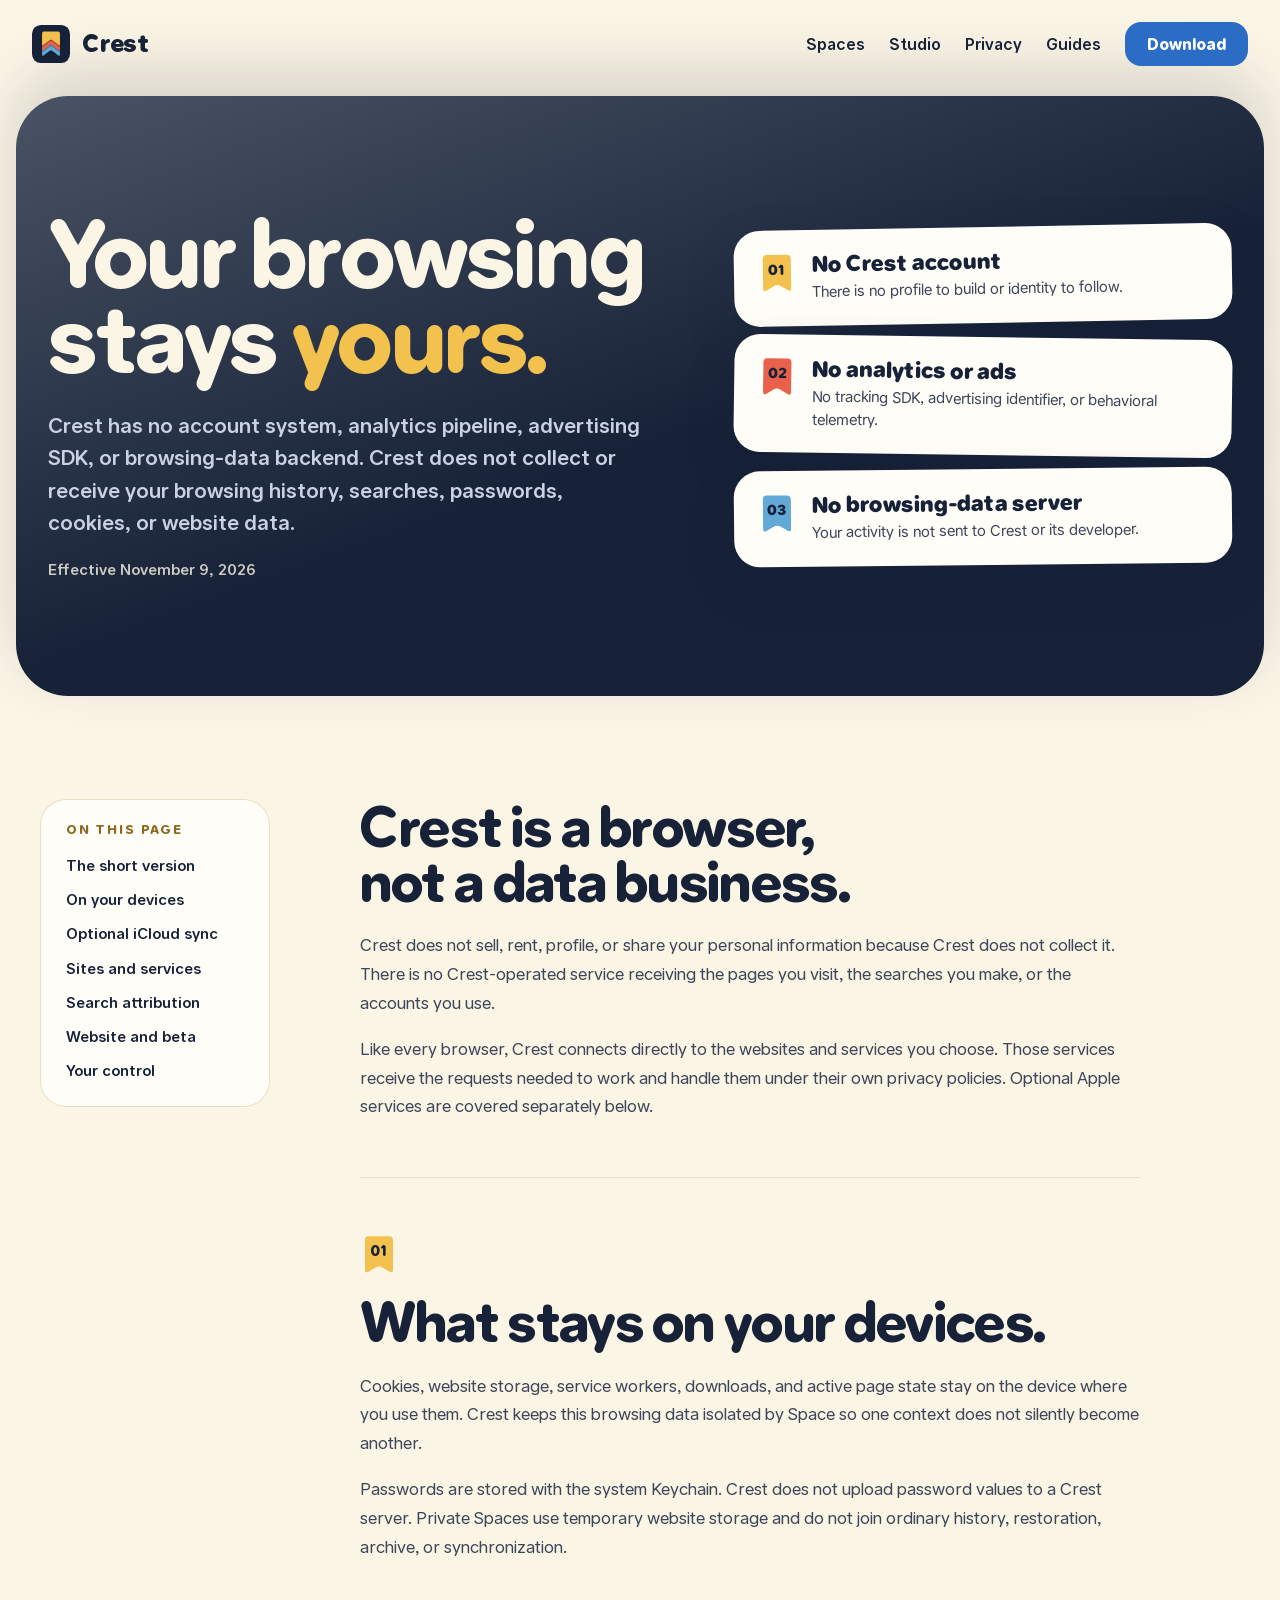
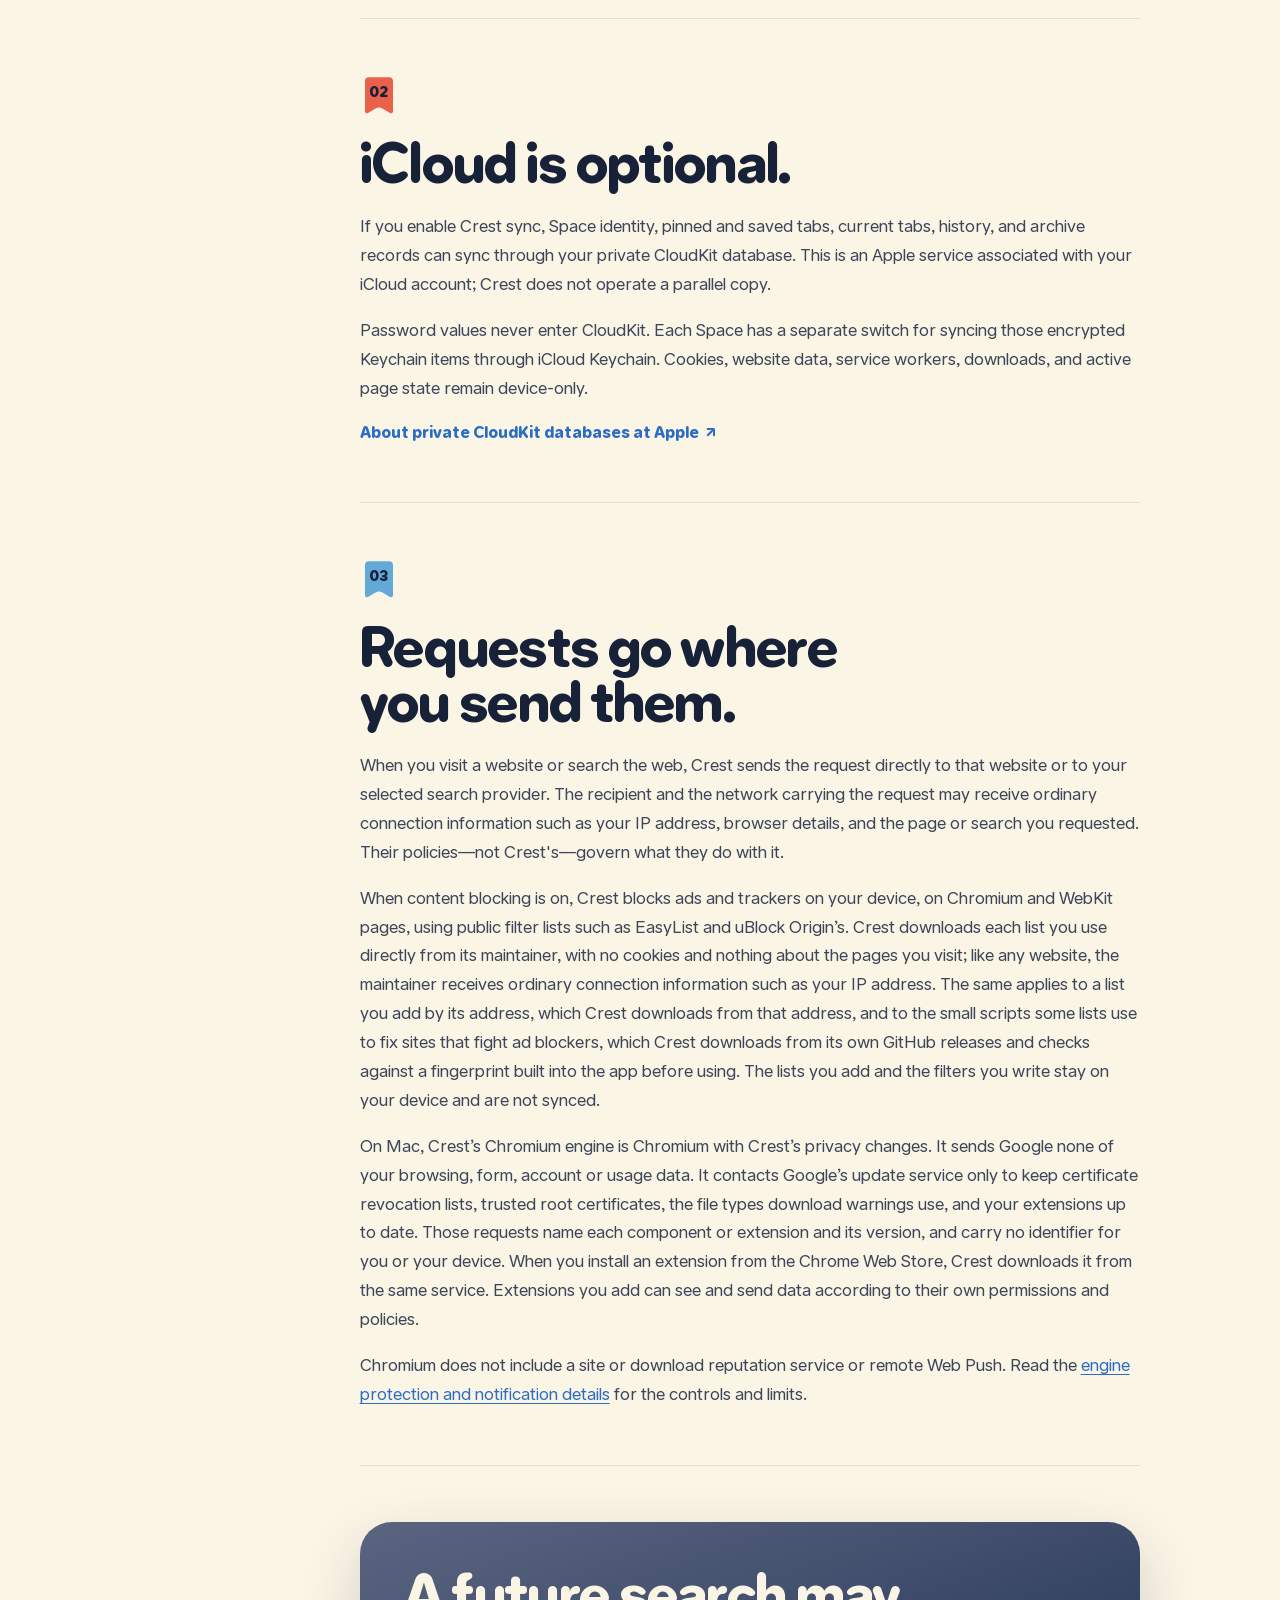
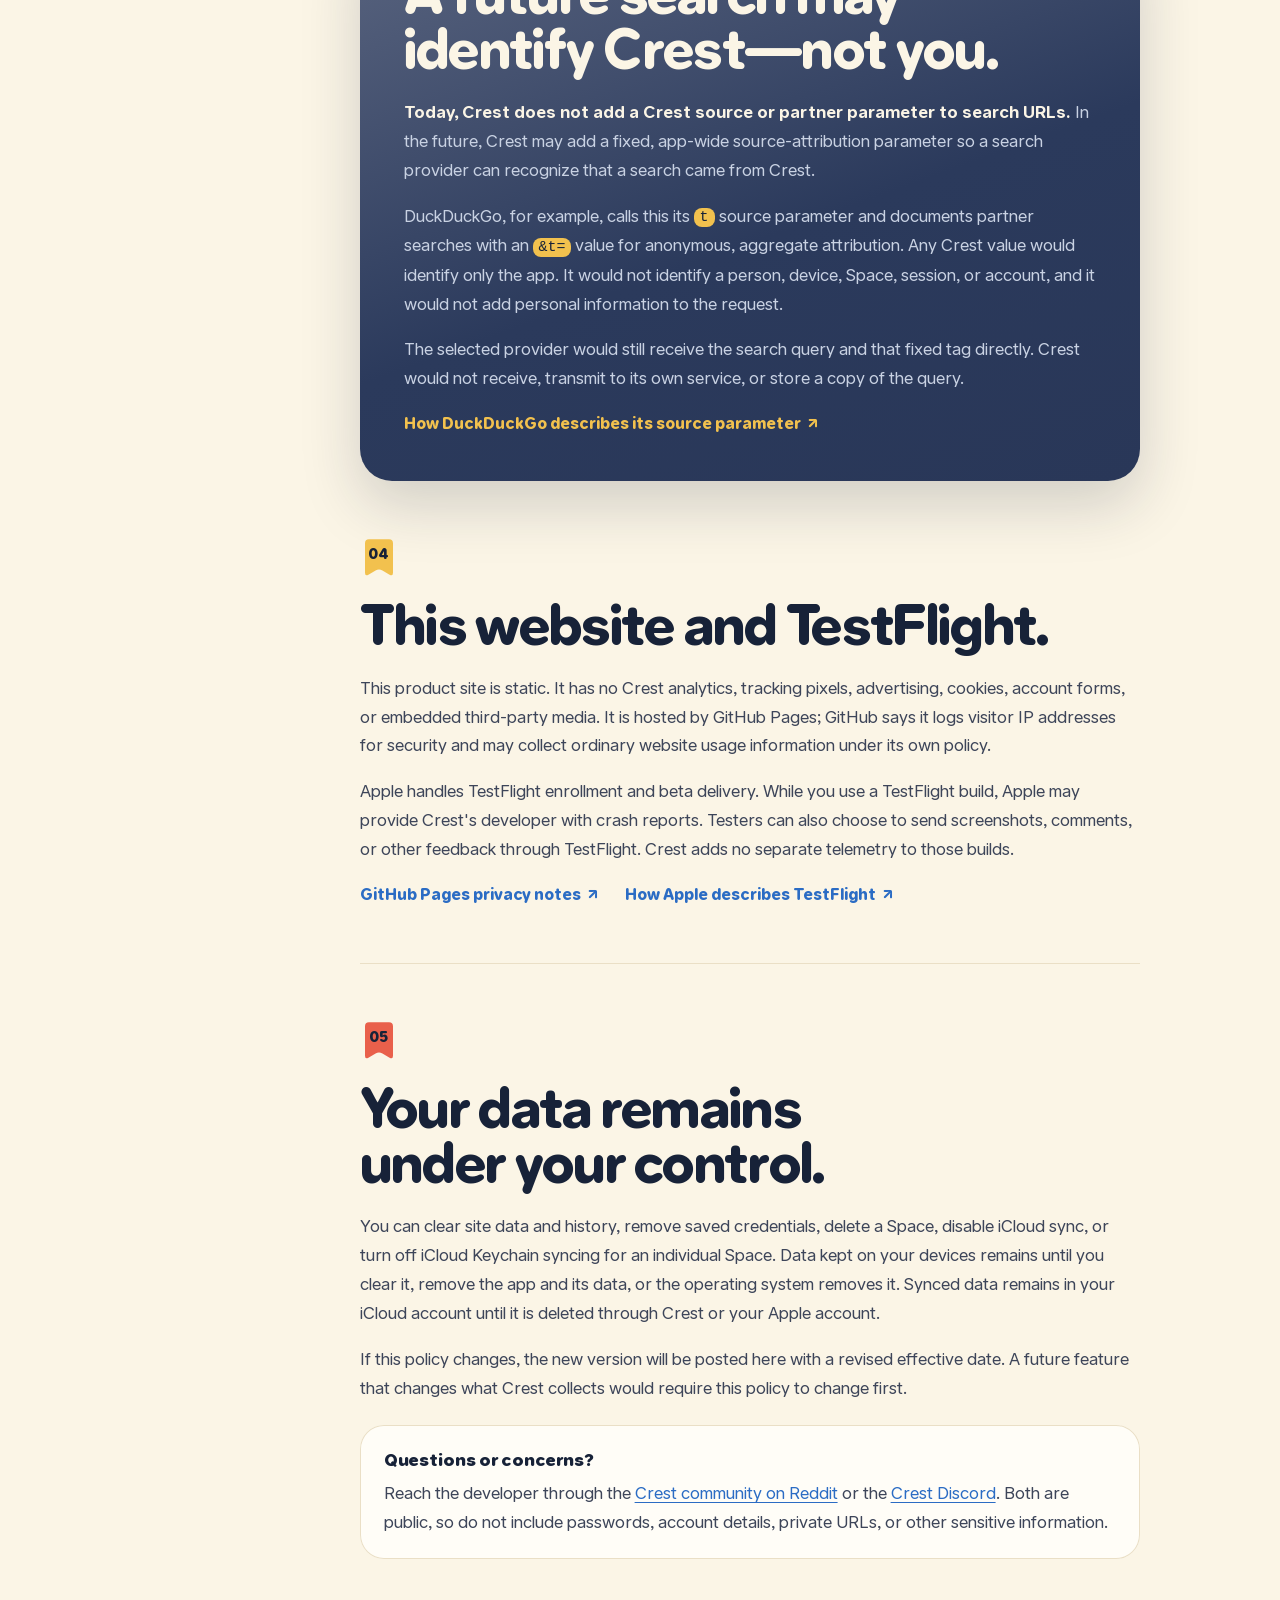
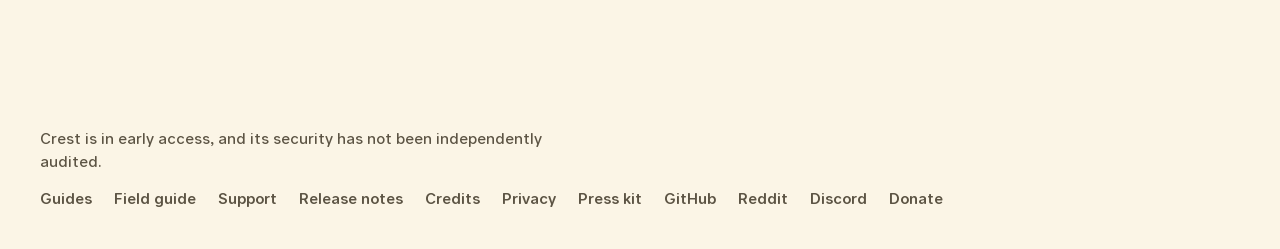
<file: site/privacy/index.html>
<!doctype html>
<html lang="en">
<head>
  <meta charset="utf-8">
  <meta name="viewport" content="width=device-width, initial-scale=1">
  <meta name="theme-color" content="#FBF5E6">
  <meta name="color-scheme" content="light">
  <meta name="description" content="Crest has no account, analytics, advertising SDK, or browsing-data backend. Learn what stays on your device, what can sync through iCloud, and when third-party services receive a request.">
  <meta name="robots" content="index, follow, max-image-preview:large, max-snippet:-1, max-video-preview:-1">
  <meta name="author" content="Paul Davis">
  <meta name="application-name" content="Crest">
  <meta name="apple-mobile-web-app-title" content="Crest">
  <link rel="canonical" href="https://crestbrowser.com/privacy/">

  <meta property="og:site_name" content="Crest">
  <meta property="og:locale" content="en_US">
  <meta property="og:type" content="article">
  <meta property="og:url" content="https://crestbrowser.com/privacy/">
  <meta property="og:title" content="Crest Privacy — Your Browsing Stays Yours">
  <meta property="og:description" content="No Crest account, analytics, advertising SDK, or browsing-data backend. A plain-language guide to local data, iCloud sync, search, and third-party services.">
  <meta property="og:image" content="https://crestbrowser.com/assets/og-card.jpg">
  <meta property="og:image:type" content="image/jpeg">
  <meta property="og:image:width" content="1200">
  <meta property="og:image:height" content="630">
  <meta property="og:image:alt" content="The Crest mark, three stacked banners, beside the words Spaces for your browsing">

  <meta name="twitter:card" content="summary_large_image">
  <meta name="twitter:title" content="Crest Privacy — Your Browsing Stays Yours">
  <meta name="twitter:description" content="No Crest account, analytics, advertising SDK, or browsing-data backend. A plain-language guide to local data, iCloud sync, search, and third-party services.">
  <meta name="twitter:image" content="https://crestbrowser.com/assets/og-card.jpg">
  <meta name="twitter:image:alt" content="The Crest mark, three stacked banners, beside the words Spaces for your browsing">

  <title>Crest Privacy — Your Browsing Stays Yours</title>
  <link rel="icon" href="../favicon.ico" sizes="48x48">
  <link rel="icon" type="image/svg+xml" href="../assets/crest-favicon.svg">
  <link rel="icon" type="image/png" sizes="32x32" href="../assets/crest-icon-32.png">
  <link rel="apple-touch-icon" href="../assets/apple-touch-icon.png">
  <link rel="manifest" href="../site.webmanifest">
  <link rel="stylesheet" href="../styles.css?v=20261119-allo-1">
  <script type="application/ld+json">
    {
      "@context": "https://schema.org",
      "@type": "WebPage",
      "@id": "https://crestbrowser.com/privacy/#webpage",
      "url": "https://crestbrowser.com/privacy/",
      "name": "Crest Privacy",
      "description": "How Crest handles local browsing data, optional iCloud sync, search requests, and third-party services.",
      "dateModified": "2026-11-08",
      "inLanguage": "en-US",
      "isPartOf": { "@id": "https://crestbrowser.com/#website" },
      "about": { "@id": "https://crestbrowser.com/#software" },
      "breadcrumb": {
        "@type": "BreadcrumbList",
        "itemListElement": [
          {
            "@type": "ListItem",
            "position": 1,
            "name": "Crest",
            "item": "https://crestbrowser.com/"
          },
          {
            "@type": "ListItem",
            "position": 2,
            "name": "Privacy",
            "item": "https://crestbrowser.com/privacy/"
          }
        ]
      }
    }
  </script>
</head>
<body>
  <a class="skip-link" href="#privacy-content">Skip to privacy policy</a>
  <header class="site-header">
    <a class="brand" href="../"><img src="../assets/crest-logo.svg" alt="" width="38" height="38">Crest</a>
    <span class="spacer"></span>
    <nav class="site-nav" aria-label="Site">
      <a class="nav-section" href="../#spaces">Spaces</a>
      <a class="nav-section" href="../#studio">Studio</a>
      <a class="nav-section" href="../#privacy">Privacy</a>
      <a href="../guides/">Guides</a>
      <a class="button button-primary button-small" href="../#get">Download</a>
    </nav>
  </header>

  <main id="privacy-content">
    <section class="page-hero stack-ink" aria-labelledby="privacy-title">
    <div class="page-hero-inner">
      <div>
        <h1 id="privacy-title">Your browsing<br>stays <span class="accent">yours.</span></h1>
        <p>Crest has no account system, analytics pipeline, advertising SDK, or browsing-data backend. Crest does not collect or receive your browsing history, searches, passwords, cookies, or website data.</p>
        <p class="effective">Effective November 9, 2026</p>
      </div>
      <div class="promises" aria-label="Crest privacy promises">
        <article class="promise"><svg class="badge" viewBox="0 0 32 36" aria-hidden="true"><path d="M4 5.4Q4 2 7.4 2L24.6 2Q28 2 28 5.4L28 30.6Q28 34 25.06 32.29L18.94 28.71Q16 27 13.06 28.71L6.94 32.29Q4 34 4 30.6Z" fill="#F2C14E"/><text x="16" y="19" text-anchor="middle">01</text></svg><strong>No Crest account</strong><p>There is no profile to build or identity to follow.</p></article>
        <article class="promise"><svg class="badge" viewBox="0 0 32 36" aria-hidden="true"><path d="M4 5.4Q4 2 7.4 2L24.6 2Q28 2 28 5.4L28 30.6Q28 34 25.06 32.29L18.94 28.71Q16 27 13.06 28.71L6.94 32.29Q4 34 4 30.6Z" fill="#E9604B"/><text x="16" y="19" text-anchor="middle">02</text></svg><strong>No analytics or ads</strong><p>No tracking SDK, advertising identifier, or behavioral telemetry.</p></article>
        <article class="promise"><svg class="badge" viewBox="0 0 32 36" aria-hidden="true"><path d="M4 5.4Q4 2 7.4 2L24.6 2Q28 2 28 5.4L28 30.6Q28 34 25.06 32.29L18.94 28.71Q16 27 13.06 28.71L6.94 32.29Q4 34 4 30.6Z" fill="#62A9D8"/><text x="16" y="19" text-anchor="middle">03</text></svg><strong>No browsing-data server</strong><p>Your activity is not sent to Crest or its developer.</p></article>
      </div>
    </div>
  </section>

    <div class="page-layout">
      <aside class="page-nav" aria-label="Privacy policy sections">
        <p class="label">On this page</p>
        <a href="#short-version">The short version</a>
        <a href="#your-devices">On your devices</a>
        <a href="#icloud">Optional iCloud sync</a>
        <a href="#services">Sites and services</a>
        <a href="#search-attribution">Search attribution</a>
        <a href="#website-beta">Website and beta</a>
        <a href="#control">Your control</a>
      </aside>

      <article class="page-article">
        <section id="short-version">
          <h2>Crest is a browser,<br>not a data business.</h2>
          <p>Crest does not sell, rent, profile, or share your personal information because Crest does not collect it. There is no Crest-operated service receiving the pages you visit, the searches you make, or the accounts you use.</p>
          <p>Like every browser, Crest connects directly to the websites and services you choose. Those services receive the requests needed to work and handle them under their own privacy policies. Optional Apple services are covered separately below.</p>
        </section>

        <section id="your-devices">
          <svg class="badge" viewBox="0 0 32 36" aria-hidden="true"><path d="M4 5.4Q4 2 7.4 2L24.6 2Q28 2 28 5.4L28 30.6Q28 34 25.06 32.29L18.94 28.71Q16 27 13.06 28.71L6.94 32.29Q4 34 4 30.6Z" fill="#F2C14E"/><text x="16" y="19" text-anchor="middle">01</text></svg>
          <h2>What stays on your devices.</h2>
          <p>Cookies, website storage, service workers, downloads, and active page state stay on the device where you use them. Crest keeps this browsing data isolated by Space so one context does not silently become another.</p>
          <p>Passwords are stored with the system Keychain. Crest does not upload password values to a Crest server. Private Spaces use temporary website storage and do not join ordinary history, restoration, archive, or synchronization.</p>
        </section>

        <section id="icloud">
          <svg class="badge" viewBox="0 0 32 36" aria-hidden="true"><path d="M4 5.4Q4 2 7.4 2L24.6 2Q28 2 28 5.4L28 30.6Q28 34 25.06 32.29L18.94 28.71Q16 27 13.06 28.71L6.94 32.29Q4 34 4 30.6Z" fill="#E9604B"/><text x="16" y="19" text-anchor="middle">02</text></svg>
          <h2>iCloud is optional.</h2>
          <p>If you enable Crest sync, Space identity, pinned and saved tabs, current tabs, history, and archive records can sync through your private CloudKit database. This is an Apple service associated with your iCloud account; Crest does not operate a parallel copy.</p>
          <p>Password values never enter CloudKit. Each Space has a separate switch for syncing those encrypted Keychain items through iCloud Keychain. Cookies, website data, service workers, downloads, and active page state remain device-only.</p>
          <a class="source-link" href="https://developer.apple.com/documentation/cloudkit/ckcontainer/privateclouddatabase" target="_blank" rel="noopener noreferrer">About private CloudKit databases at Apple <span aria-hidden="true">↗</span></a>
        </section>

        <section id="services">
          <svg class="badge" viewBox="0 0 32 36" aria-hidden="true"><path d="M4 5.4Q4 2 7.4 2L24.6 2Q28 2 28 5.4L28 30.6Q28 34 25.06 32.29L18.94 28.71Q16 27 13.06 28.71L6.94 32.29Q4 34 4 30.6Z" fill="#62A9D8"/><text x="16" y="19" text-anchor="middle">03</text></svg>
          <h2>Requests go where you send them.</h2>
          <p>When you visit a website or search the web, Crest sends the request directly to that website or to your selected search provider. The recipient and the network carrying the request may receive ordinary connection information such as your IP address, browser details, and the page or search you requested. Their policies—not Crest's—govern what they do with it.</p>
          <p>When content blocking is on, Crest blocks ads and trackers on your device, on Chromium and WebKit pages, using public filter lists such as EasyList and uBlock Origin&rsquo;s. Crest downloads each list you use directly from its maintainer, with no cookies and nothing about the pages you visit; like any website, the maintainer receives ordinary connection information such as your IP address. The same applies to a list you add by its address, which Crest downloads from that address, and to the small scripts some lists use to fix sites that fight ad blockers, which Crest downloads from its own GitHub releases and checks against a fingerprint built into the app before using. The lists you add and the filters you write stay on your device and are not synced.</p>
          <p>On Mac, Crest&rsquo;s Chromium engine is Chromium with Crest&rsquo;s privacy changes. It sends Google none of your browsing, form, account or usage data. It contacts Google&rsquo;s update service only to keep certificate revocation lists, trusted root certificates, the file types download warnings use, and your extensions up to date. Those requests name each component or extension and its version, and carry no identifier for you or your device. When you install an extension from the Chrome Web Store, Crest downloads it from the same service. Extensions you add can see and send data according to their own permissions and policies.</p>
          <p>Chromium does not include a site or download reputation service or remote Web Push. Read the <a href="../guides/content-blocking-and-site-permissions/">engine protection and notification details</a> for the controls and limits.</p>
        </section>

        <aside class="panel" id="search-attribution" aria-labelledby="search-attribution-title">
          <div>
            <h2 id="search-attribution-title">A future search may identify Crest—not you.</h2>
            <p><strong>Today, Crest does not add a Crest source or partner parameter to search URLs.</strong> In the future, Crest may add a fixed, app-wide source-attribution parameter so a search provider can recognize that a search came from Crest.</p>
            <p>DuckDuckGo, for example, calls this its <code>t</code> source parameter and documents partner searches with an <code>&amp;t=</code> value for anonymous, aggregate attribution. Any Crest value would identify only the app. It would not identify a person, device, Space, session, or account, and it would not add personal information to the request.</p>
            <p>The selected provider would still receive the search query and that fixed tag directly. Crest would not receive, transmit to its own service, or store a copy of the query.</p>
            <a class="source-link" href="https://duckduckgo.com/duckduckgo-help-pages/privacy/t" target="_blank" rel="noopener noreferrer">How DuckDuckGo describes its source parameter <span aria-hidden="true">↗</span></a>
          </div>
        </aside>

        <section id="website-beta">
          <svg class="badge" viewBox="0 0 32 36" aria-hidden="true"><path d="M4 5.4Q4 2 7.4 2L24.6 2Q28 2 28 5.4L28 30.6Q28 34 25.06 32.29L18.94 28.71Q16 27 13.06 28.71L6.94 32.29Q4 34 4 30.6Z" fill="#F2C14E"/><text x="16" y="19" text-anchor="middle">04</text></svg>
          <h2>This website and TestFlight.</h2>
          <p>This product site is static. It has no Crest analytics, tracking pixels, advertising, cookies, account forms, or embedded third-party media. It is hosted by GitHub Pages; GitHub says it logs visitor IP addresses for security and may collect ordinary website usage information under its own policy.</p>
          <p>Apple handles TestFlight enrollment and beta delivery. While you use a TestFlight build, Apple may provide Crest's developer with crash reports. Testers can also choose to send screenshots, comments, or other feedback through TestFlight. Crest adds no separate telemetry to those builds.</p>
          <div class="sources">
            <a class="source-link" href="https://docs.github.com/en/pages/getting-started-with-github-pages/what-is-github-pages" target="_blank" rel="noopener noreferrer">GitHub Pages privacy notes <span aria-hidden="true">↗</span></a>
            <a class="source-link" href="https://developer.apple.com/testflight/" target="_blank" rel="noopener noreferrer">How Apple describes TestFlight <span aria-hidden="true">↗</span></a>
          </div>
        </section>

        <section id="control">
          <svg class="badge" viewBox="0 0 32 36" aria-hidden="true"><path d="M4 5.4Q4 2 7.4 2L24.6 2Q28 2 28 5.4L28 30.6Q28 34 25.06 32.29L18.94 28.71Q16 27 13.06 28.71L6.94 32.29Q4 34 4 30.6Z" fill="#E9604B"/><text x="16" y="19" text-anchor="middle">05</text></svg>
          <h2>Your data remains under your control.</h2>
          <p>You can clear site data and history, remove saved credentials, delete a Space, disable iCloud sync, or turn off iCloud Keychain syncing for an individual Space. Data kept on your devices remains until you clear it, remove the app and its data, or the operating system removes it. Synced data remains in your iCloud account until it is deleted through Crest or your Apple account.</p>
          <p>If this policy changes, the new version will be posted here with a revised effective date. A future feature that changes what Crest collects would require this policy to change first.</p>
          <div class="note">
            <span>Questions or concerns?</span>
            <p>Reach the developer through the <a href="https://www.reddit.com/r/CrestBrowser" target="_blank" rel="noopener noreferrer">Crest community on Reddit</a> or the <a href="https://discord.gg/gjrM5qMB6x" target="_blank" rel="noopener noreferrer">Crest Discord</a>. Both are public, so do not include passwords, account details, private URLs, or other sensitive information.</p>
          </div>
        </section>
      </article>
    </div>
  </main>

  <div class="page-footer">
    <footer class="site-footer">
      <p>Crest is in early access, and its security has not been independently audited.</p>
      <nav aria-label="Footer">
        <a href="../guides/">Guides</a>
        <a href="../docs/">Field guide</a>
        <a href="../support/">Support</a>
        <a href="../releases/">Release notes</a>
        <a href="../credits/">Credits</a>
        <a href="../privacy/">Privacy</a>
        <a href="../press/">Press kit</a>
        <a href="https://github.com/crest-browser/Crest">GitHub</a>
        <a href="https://www.reddit.com/r/CrestBrowser">Reddit</a>
        <a href="https://discord.gg/gjrM5qMB6x">Discord</a>
        <a href="https://ko-fi.com/pauljoda/tiers">Donate</a>
      </nav>
    </footer>
  </div>
</body>
</html>
</file>
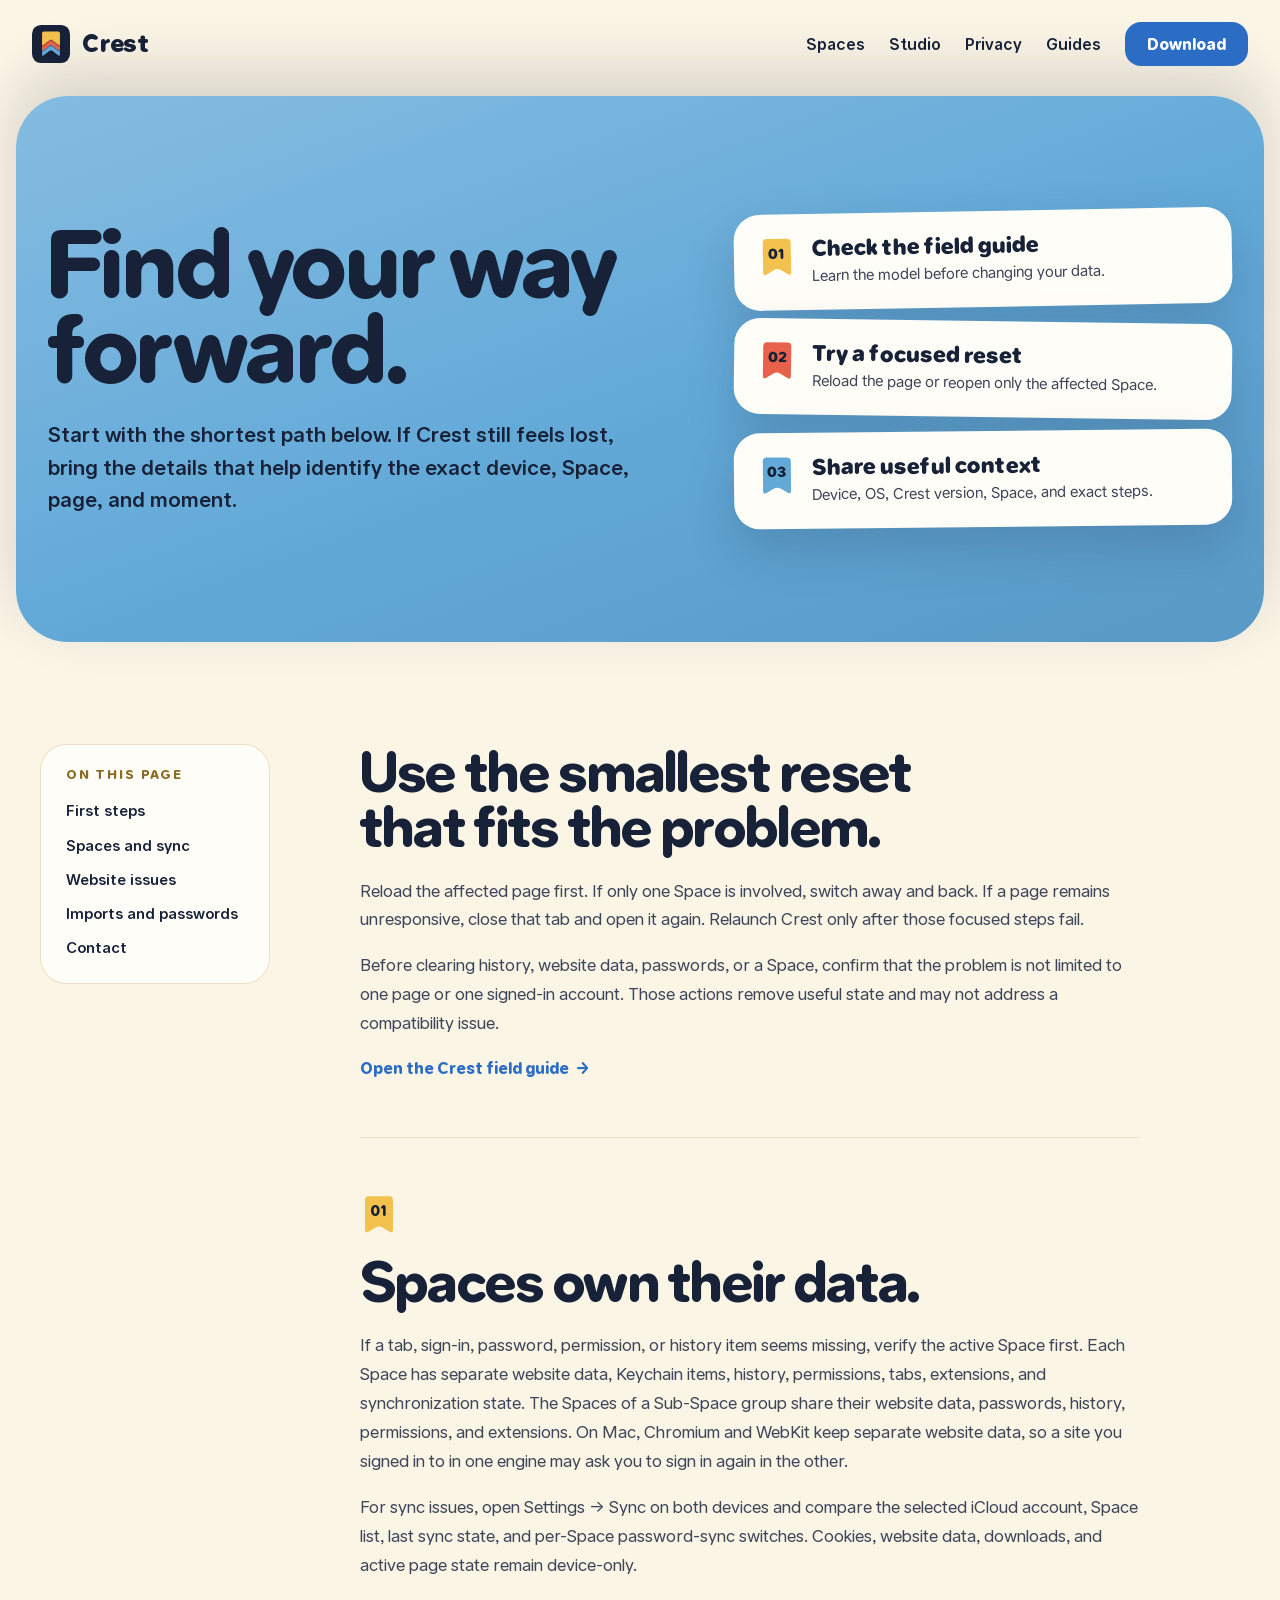
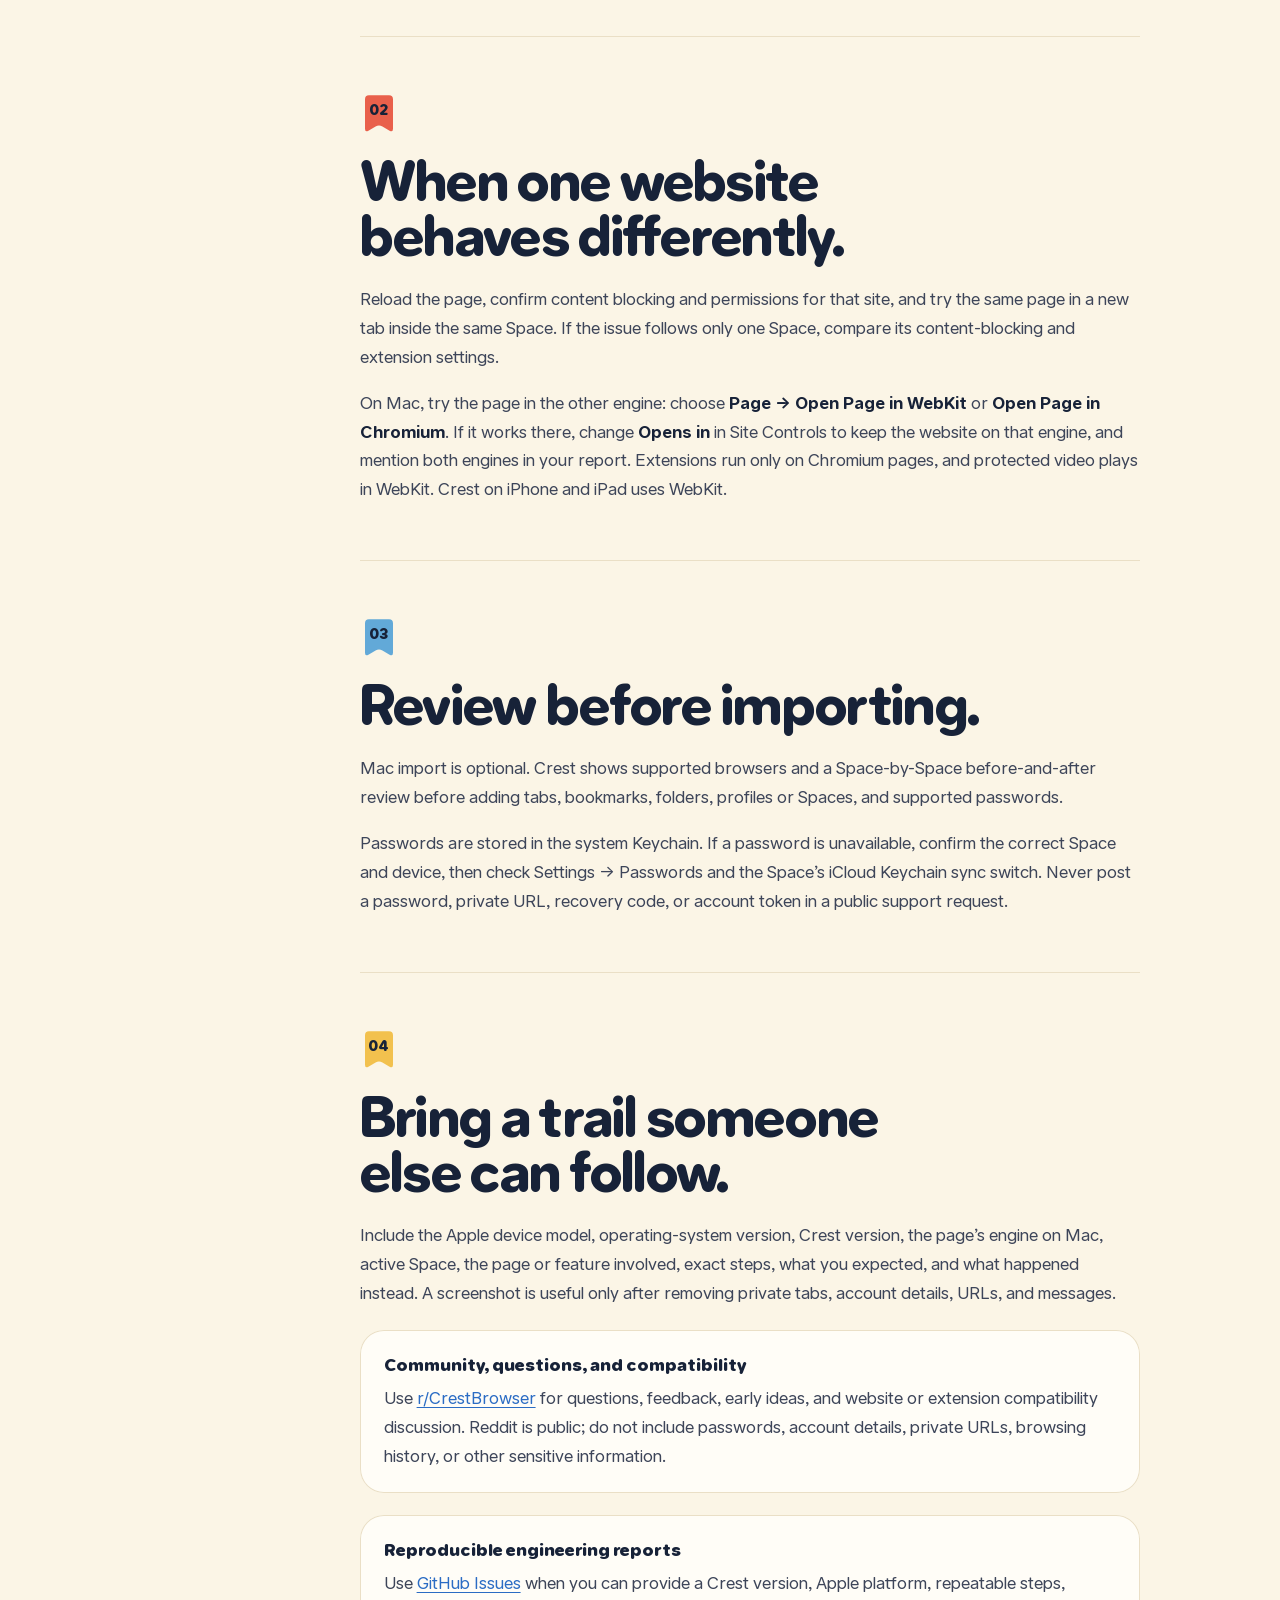
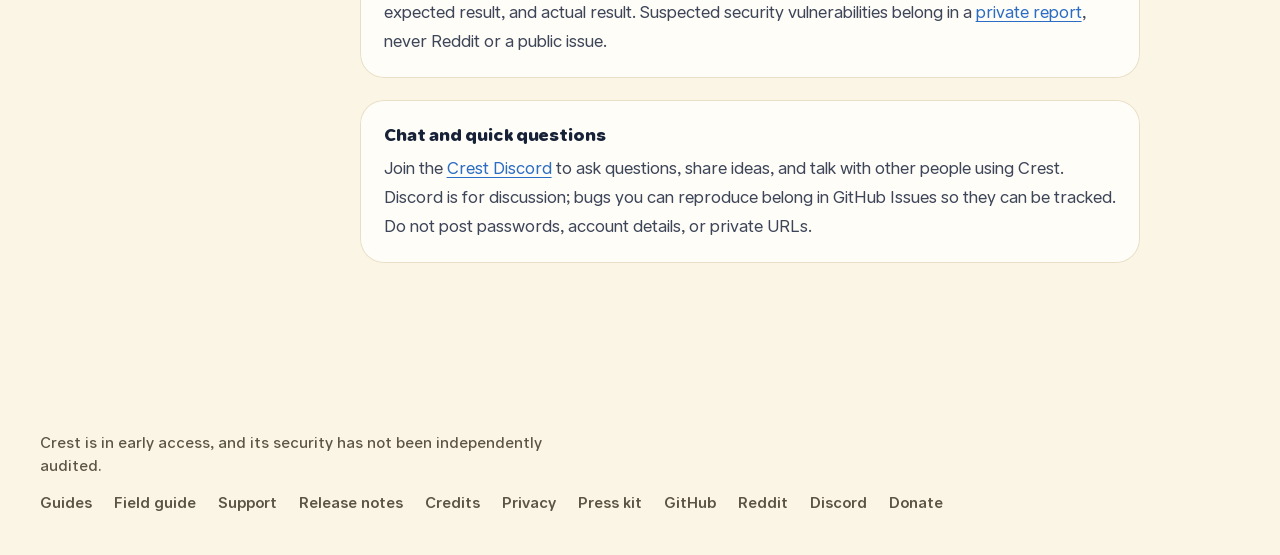
<file: site/support/index.html>
<!doctype html>
<html lang="en">
<head>
  <meta charset="utf-8">
  <meta name="viewport" content="width=device-width, initial-scale=1">
  <meta name="theme-color" content="#FBF5E6">
  <meta name="color-scheme" content="light">
  <meta name="description" content="Get help with Crest setup, Spaces, sync, passwords, imports, and website compatibility, or reach the Crest community for support.">
  <meta name="robots" content="index, follow, max-image-preview:large, max-snippet:-1, max-video-preview:-1">
  <meta name="author" content="Paul Davis">
  <meta name="application-name" content="Crest">
  <meta name="apple-mobile-web-app-title" content="Crest">
  <link rel="canonical" href="https://crestbrowser.com/support/">

  <meta property="og:site_name" content="Crest">
  <meta property="og:locale" content="en_US">
  <meta property="og:type" content="article">
  <meta property="og:url" content="https://crestbrowser.com/support/">
  <meta property="og:title" content="Crest Support — Find Your Way Forward">
  <meta property="og:description" content="Practical help for setup, Spaces, sync, passwords, imports, and website compatibility in Crest.">
  <meta property="og:image" content="https://crestbrowser.com/assets/og-card.jpg">
  <meta property="og:image:type" content="image/jpeg">
  <meta property="og:image:width" content="1200">
  <meta property="og:image:height" content="630">
  <meta property="og:image:alt" content="The Crest mark, three stacked banners, beside the words Spaces for your browsing">

  <meta name="twitter:card" content="summary_large_image">
  <meta name="twitter:title" content="Crest Support — Find Your Way Forward">
  <meta name="twitter:description" content="Practical help for setup, Spaces, sync, passwords, imports, and website compatibility in Crest.">
  <meta name="twitter:image" content="https://crestbrowser.com/assets/og-card.jpg">
  <meta name="twitter:image:alt" content="The Crest mark, three stacked banners, beside the words Spaces for your browsing">

  <title>Crest Support — Find Your Way Forward</title>
  <link rel="icon" href="../favicon.ico" sizes="48x48">
  <link rel="icon" type="image/svg+xml" href="../assets/crest-favicon.svg">
  <link rel="icon" type="image/png" sizes="32x32" href="../assets/crest-icon-32.png">
  <link rel="apple-touch-icon" href="../assets/apple-touch-icon.png">
  <link rel="manifest" href="../site.webmanifest">
  <link rel="stylesheet" href="../styles.css?v=20261119-allo-1">
  <script type="application/ld+json">
    {
      "@context": "https://schema.org",
      "@type": "WebPage",
      "@id": "https://crestbrowser.com/support/#webpage",
      "url": "https://crestbrowser.com/support/",
      "name": "Crest Support",
      "description": "Support for setup, Spaces, sync, passwords, imports, and website compatibility in Crest.",
      "dateModified": "2026-08-09",
      "inLanguage": "en-US",
      "isPartOf": { "@id": "https://crestbrowser.com/#website" },
      "about": { "@id": "https://crestbrowser.com/#software" },
      "breadcrumb": {
        "@type": "BreadcrumbList",
        "itemListElement": [
          {
            "@type": "ListItem",
            "position": 1,
            "name": "Crest",
            "item": "https://crestbrowser.com/"
          },
          {
            "@type": "ListItem",
            "position": 2,
            "name": "Support",
            "item": "https://crestbrowser.com/support/"
          }
        ]
      }
    }
  </script>
</head>
<body>
  <a class="skip-link" href="#support-content">Skip to support</a>
  <header class="site-header">
    <a class="brand" href="../"><img src="../assets/crest-logo.svg" alt="" width="38" height="38">Crest</a>
    <span class="spacer"></span>
    <nav class="site-nav" aria-label="Site">
      <a class="nav-section" href="../#spaces">Spaces</a>
      <a class="nav-section" href="../#studio">Studio</a>
      <a class="nav-section" href="../#privacy">Privacy</a>
      <a href="../guides/">Guides</a>
      <a class="button button-primary button-small" href="../#get">Download</a>
    </nav>
  </header>

  <main id="support-content">
    <section class="page-hero stack-sky" aria-labelledby="support-title">
    <div class="page-hero-inner">
      <div>
        <h1 id="support-title">Find your way<br>forward.</h1>
        <p>Start with the shortest path below. If Crest still feels lost, bring the details that help identify the exact device, Space, page, and moment.</p>
      </div>
      <div class="promises" aria-label="Crest support routes">
        <article class="promise"><svg class="badge" viewBox="0 0 32 36" aria-hidden="true"><path d="M4 5.4Q4 2 7.4 2L24.6 2Q28 2 28 5.4L28 30.6Q28 34 25.06 32.29L18.94 28.71Q16 27 13.06 28.71L6.94 32.29Q4 34 4 30.6Z" fill="#F2C14E"/><text x="16" y="19" text-anchor="middle">01</text></svg><strong>Check the field guide</strong><p>Learn the model before changing your data.</p></article>
        <article class="promise"><svg class="badge" viewBox="0 0 32 36" aria-hidden="true"><path d="M4 5.4Q4 2 7.4 2L24.6 2Q28 2 28 5.4L28 30.6Q28 34 25.06 32.29L18.94 28.71Q16 27 13.06 28.71L6.94 32.29Q4 34 4 30.6Z" fill="#E9604B"/><text x="16" y="19" text-anchor="middle">02</text></svg><strong>Try a focused reset</strong><p>Reload the page or reopen only the affected Space.</p></article>
        <article class="promise"><svg class="badge" viewBox="0 0 32 36" aria-hidden="true"><path d="M4 5.4Q4 2 7.4 2L24.6 2Q28 2 28 5.4L28 30.6Q28 34 25.06 32.29L18.94 28.71Q16 27 13.06 28.71L6.94 32.29Q4 34 4 30.6Z" fill="#62A9D8"/><text x="16" y="19" text-anchor="middle">03</text></svg><strong>Share useful context</strong><p>Device, OS, Crest version, Space, and exact steps.</p></article>
      </div>
    </div>
  </section>

    <div class="page-layout">
      <aside class="page-nav" aria-label="Support sections">
        <p class="label">On this page</p>
        <a href="#first-steps">First steps</a>
        <a href="#spaces-sync">Spaces and sync</a>
        <a href="#sites">Website issues</a>
        <a href="#imports-passwords">Imports and passwords</a>
        <a href="#contact">Contact</a>
      </aside>

      <article class="page-article">
        <section id="first-steps">
          <h2>Use the smallest reset<br>that fits the problem.</h2>
          <p>Reload the affected page first. If only one Space is involved, switch away and back. If a page remains unresponsive, close that tab and open it again. Relaunch Crest only after those focused steps fail.</p>
          <p>Before clearing history, website data, passwords, or a Space, confirm that the problem is not limited to one page or one signed-in account. Those actions remove useful state and may not address a compatibility issue.</p>
          <a class="source-link" href="../docs/">Open the Crest field guide <span aria-hidden="true">→</span></a>
        </section>

        <section id="spaces-sync">
          <svg class="badge" viewBox="0 0 32 36" aria-hidden="true"><path d="M4 5.4Q4 2 7.4 2L24.6 2Q28 2 28 5.4L28 30.6Q28 34 25.06 32.29L18.94 28.71Q16 27 13.06 28.71L6.94 32.29Q4 34 4 30.6Z" fill="#F2C14E"/><text x="16" y="19" text-anchor="middle">01</text></svg>
          <h2>Spaces own their data.</h2>
          <p>If a tab, sign-in, password, permission, or history item seems missing, verify the active Space first. Each Space has separate website data, Keychain items, history, permissions, tabs, extensions, and synchronization state. The Spaces of a Sub-Space group share their website data, passwords, history, permissions, and extensions. On Mac, Chromium and WebKit keep separate website data, so a site you signed in to in one engine may ask you to sign in again in the other.</p>
          <p>For sync issues, open Settings → Sync on both devices and compare the selected iCloud account, Space list, last sync state, and per-Space password-sync switches. Cookies, website data, downloads, and active page state remain device-only.</p>
        </section>

        <section id="sites">
          <svg class="badge" viewBox="0 0 32 36" aria-hidden="true"><path d="M4 5.4Q4 2 7.4 2L24.6 2Q28 2 28 5.4L28 30.6Q28 34 25.06 32.29L18.94 28.71Q16 27 13.06 28.71L6.94 32.29Q4 34 4 30.6Z" fill="#E9604B"/><text x="16" y="19" text-anchor="middle">02</text></svg>
          <h2>When one website behaves differently.</h2>
          <p>Reload the page, confirm content blocking and permissions for that site, and try the same page in a new tab inside the same Space. If the issue follows only one Space, compare its content-blocking and extension settings.</p>
          <p>On Mac, try the page in the other engine: choose <strong>Page → Open Page in WebKit</strong> or <strong>Open Page in Chromium</strong>. If it works there, change <strong>Opens in</strong> in Site Controls to keep the website on that engine, and mention both engines in your report. Extensions run only on Chromium pages, and protected video plays in WebKit. Crest on iPhone and iPad uses WebKit.</p>
        </section>

        <section id="imports-passwords">
          <svg class="badge" viewBox="0 0 32 36" aria-hidden="true"><path d="M4 5.4Q4 2 7.4 2L24.6 2Q28 2 28 5.4L28 30.6Q28 34 25.06 32.29L18.94 28.71Q16 27 13.06 28.71L6.94 32.29Q4 34 4 30.6Z" fill="#62A9D8"/><text x="16" y="19" text-anchor="middle">03</text></svg>
          <h2>Review before importing.</h2>
          <p>Mac import is optional. Crest shows supported browsers and a Space-by-Space before-and-after review before adding tabs, bookmarks, folders, profiles or Spaces, and supported passwords.</p>
          <p>Passwords are stored in the system Keychain. If a password is unavailable, confirm the correct Space and device, then check Settings → Passwords and the Space’s iCloud Keychain sync switch. Never post a password, private URL, recovery code, or account token in a public support request.</p>
        </section>

        <section id="contact">
          <svg class="badge" viewBox="0 0 32 36" aria-hidden="true"><path d="M4 5.4Q4 2 7.4 2L24.6 2Q28 2 28 5.4L28 30.6Q28 34 25.06 32.29L18.94 28.71Q16 27 13.06 28.71L6.94 32.29Q4 34 4 30.6Z" fill="#F2C14E"/><text x="16" y="19" text-anchor="middle">04</text></svg>
          <h2>Bring a trail someone else can follow.</h2>
          <p>Include the Apple device model, operating-system version, Crest version, the page’s engine on Mac, active Space, the page or feature involved, exact steps, what you expected, and what happened instead. A screenshot is useful only after removing private tabs, account details, URLs, and messages.</p>
          <div class="note">
            <span>Community, questions, and compatibility</span>
            <p>Use <a href="https://www.reddit.com/r/CrestBrowser" target="_blank" rel="noopener noreferrer">r/CrestBrowser</a> for questions, feedback, early ideas, and website or extension compatibility discussion. Reddit is public; do not include passwords, account details, private URLs, browsing history, or other sensitive information.</p>
          </div>
          <div class="note">
            <span>Reproducible engineering reports</span>
            <p>Use <a href="https://github.com/crest-browser/Crest/issues/new/choose" target="_blank" rel="noopener noreferrer">GitHub Issues</a> when you can provide a Crest version, Apple platform, repeatable steps, expected result, and actual result. Suspected security vulnerabilities belong in a <a href="https://github.com/crest-browser/Crest/security/advisories/new" target="_blank" rel="noopener noreferrer">private report</a>, never Reddit or a public issue.</p>
          </div>
          <div class="note">
            <span>Chat and quick questions</span>
            <p>Join the <a href="https://discord.gg/gjrM5qMB6x" target="_blank" rel="noopener noreferrer">Crest Discord</a> to ask questions, share ideas, and talk with other people using Crest. Discord is for discussion; bugs you can reproduce belong in GitHub Issues so they can be tracked. Do not post passwords, account details, or private URLs.</p>
          </div>
        </section>
      </article>
    </div>
  </main>

  <div class="page-footer">
    <footer class="site-footer">
      <p>Crest is in early access, and its security has not been independently audited.</p>
      <nav aria-label="Footer">
        <a href="../guides/">Guides</a>
        <a href="../docs/">Field guide</a>
        <a href="../support/">Support</a>
        <a href="../releases/">Release notes</a>
        <a href="../credits/">Credits</a>
        <a href="../privacy/">Privacy</a>
        <a href="../press/">Press kit</a>
        <a href="https://github.com/crest-browser/Crest">GitHub</a>
        <a href="https://www.reddit.com/r/CrestBrowser">Reddit</a>
        <a href="https://discord.gg/gjrM5qMB6x">Discord</a>
        <a href="https://ko-fi.com/pauljoda/tiers">Donate</a>
      </nav>
    </footer>
  </div>
</body>
</html>
</file>
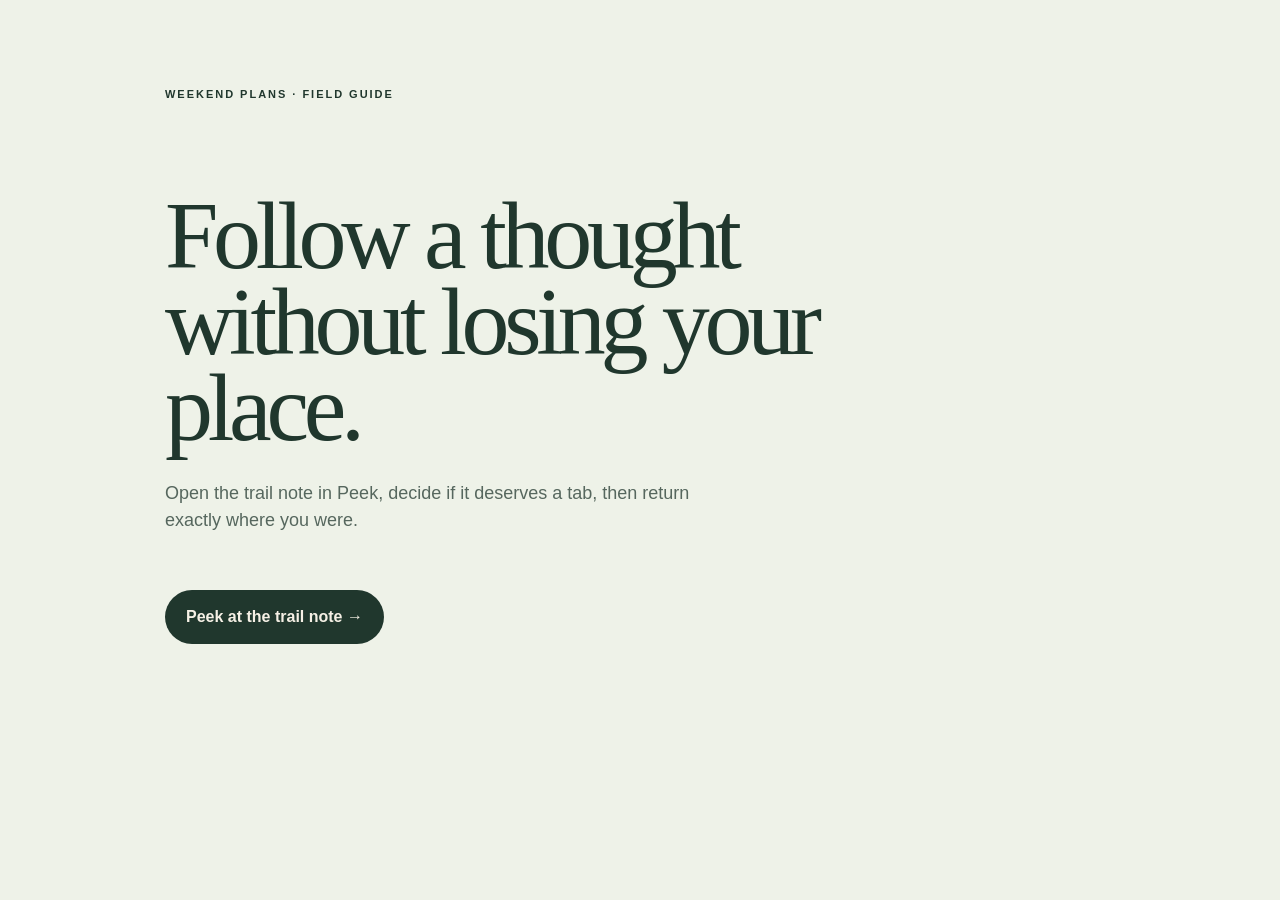
<file: site/demos/source/index.html>
<!doctype html>
<html lang="en">
  <head>
    <meta charset="utf-8">
    <meta name="viewport" content="width=device-width, initial-scale=1">
    <meta name="robots" content="noindex, nofollow">
    <title>Personal Field Guide</title>
    <link rel="icon" type="image/svg+xml" href="../../assets/crest-logo.svg">
    <style>
      * { box-sizing: border-box; }
      body {
        margin: 0;
        min-height: 100vh;
        padding: clamp(42px, 8vw, 86px);
        color: #20372d;
        background: #eef2e8;
        font: 16px/1.5 -apple-system, BlinkMacSystemFont, sans-serif;
      }
      main { max-width: 950px; margin: auto; }
      .kicker { font-size: 11px; font-weight: 800; letter-spacing: .18em; }
      h1 {
        max-width: 760px;
        margin: 10vh 0 28px;
        font: 500 clamp(54px, 9vw, 96px)/.9 Georgia, serif;
        letter-spacing: -.055em;
      }
      p { max-width: 560px; color: #56675e; font-size: 18px; }
      a {
        display: inline-flex;
        margin-top: 38px;
        padding: 15px 21px;
        border-radius: 999px;
        color: #f5f0e5;
        background: #20372d;
        font-weight: 700;
        text-decoration: none;
      }
    </style>
  </head>
  <body>
    <main>
      <div class="kicker">WEEKEND PLANS · FIELD GUIDE</div>
      <h1>Follow a thought without losing your place.</h1>
      <p>Open the trail note in Peek, decide if it deserves a tab, then return exactly where you were.</p>
      <a href="../trail/">Peek at the trail note →</a>
    </main>
  </body>
</html>
</file>
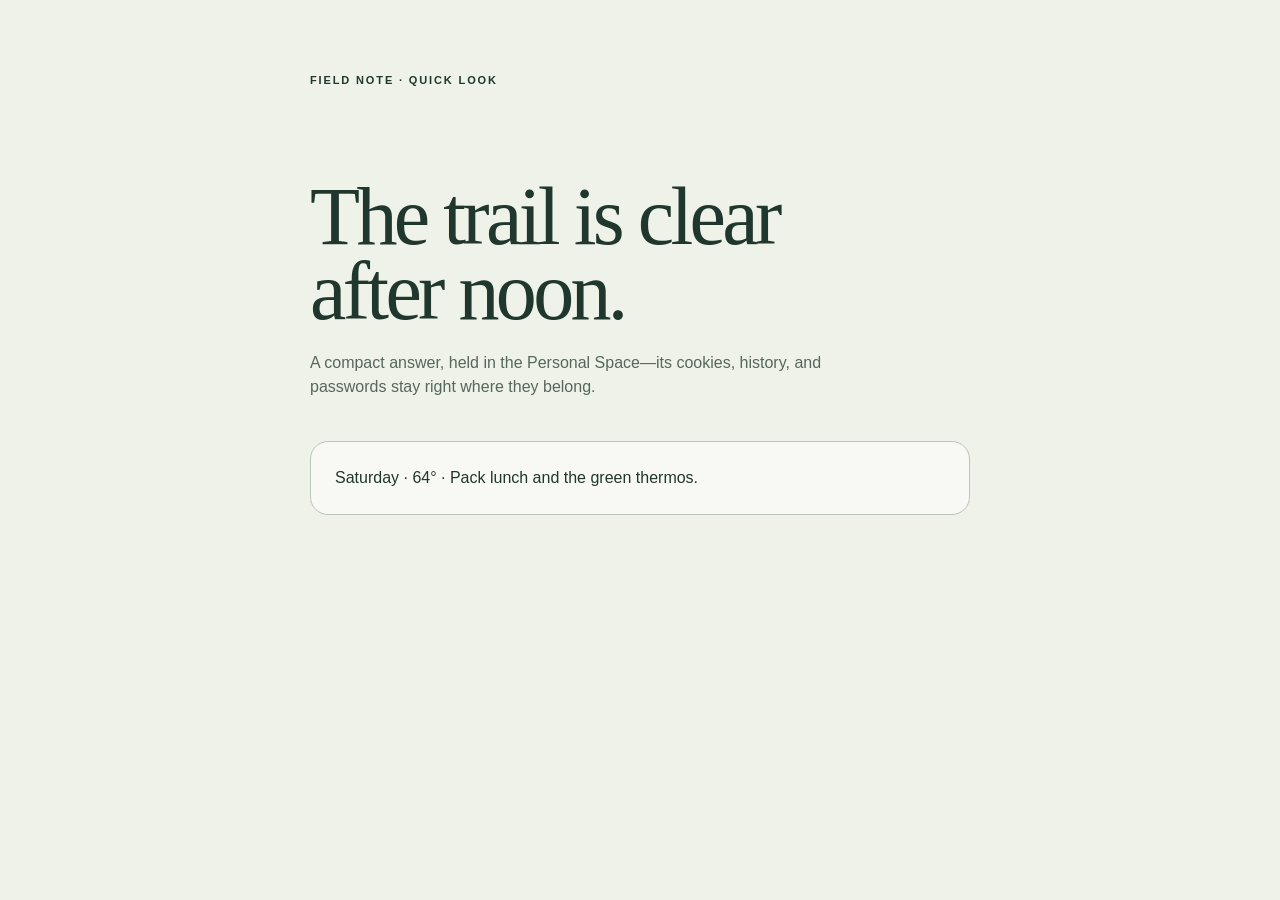
<file: site/demos/trail/index.html>
<!doctype html>
<html lang="en">
  <head>
    <meta charset="utf-8">
    <meta name="viewport" content="width=device-width, initial-scale=1">
    <meta name="robots" content="noindex, nofollow">
    <title>Saturday Trail Note</title>
    <link rel="icon" type="image/svg+xml" href="../../assets/crest-logo.svg">
    <style>
      * { box-sizing: border-box; }
      body {
        margin: 0;
        min-height: 100vh;
        padding: clamp(34px, 8vw, 72px);
        color: #20372d;
        background: #eef2e8;
        font: 16px/1.5 -apple-system, BlinkMacSystemFont, sans-serif;
      }
      main { max-width: 660px; margin: auto; }
      .kicker { font-size: 11px; font-weight: 800; letter-spacing: .17em; }
      h1 {
        max-width: 580px;
        margin: clamp(48px, 10vh, 90px) 0 22px;
        font: 500 clamp(48px, 9vw, 82px)/.92 Georgia, serif;
        letter-spacing: -.045em;
      }
      p { max-width: 520px; color: #56675e; }
      .card {
        margin-top: 42px;
        padding: 24px;
        border: 1px solid #b9c5b7;
        border-radius: 18px;
        background: rgba(255, 255, 255, .6);
      }
    </style>
  </head>
  <body>
    <main>
      <div class="kicker">FIELD NOTE · QUICK LOOK</div>
      <h1>The trail is clear after noon.</h1>
      <p>A compact answer, held in the Personal Space—its cookies, history, and passwords stay right where they belong.</p>
      <div class="card">Saturday · 64° · Pack lunch and the green thermos.</div>
    </main>
  </body>
</html>
</file>
<file: site/styles.css>
/* Crest site. Tokens follow the modern brand kit: Crest blue is for actions
   only; butter, coral, sky and sage are brand colors, never actions. */

@font-face {
  font-family: "Allo";
  font-style: normal;
  font-display: swap;
  font-weight: 100 900;
  src: url("assets/fonts/allo-variable.woff2") format("woff2");
}

:root {
  --blue: #2B6CC4;
  --blue-hover: #255FAF;
  --blue-pressed: #1F5297;
  --cream: #FBF5E6;
  --paper: #FFFDF7;
  --field: #F6EEDB;
  --ink: #172238;
  --slate: #2B3A5C;
  --sky: #62A9D8;
  --butter: #F2C14E;
  --coral: #E9604B;
  --sage: #8DBF9A;
  --gold: #8A6A22;
  --hairline: #EADFC6;
  --divider: #EFE7D4;
  --text-2: #3D4559;
  --text-3: #6B6150;
  --on-dark: #C9D2E3;
  /* Allo, variable in weight and roundness: headings at its roundest, body
     text at its friendly default. */
  --display: "Allo", ui-rounded, "SF Pro Rounded", system-ui, sans-serif;
  --display-roundness: "ROND" 100;
  --body: "Allo", -apple-system, BlinkMacSystemFont, "SF Pro Text", system-ui, sans-serif;
  --mono: ui-monospace, "SF Mono", Menlo, monospace;
  --page: min(1200px, calc(100% - 4rem));
  --lift: 0 -24px 60px rgba(23, 34, 56, .16);
}

* { box-sizing: border-box; }
html { scroll-behavior: smooth; -webkit-text-size-adjust: 100%; }
@media (prefers-reduced-motion: reduce) { html { scroll-behavior: auto; } }
html, body { max-width: 100%; overflow-x: hidden; }
@supports (overflow: clip) { html, body { overflow-x: clip; } }
body {
  margin: 0;
  color: var(--ink);
  background: var(--cream);
  font-family: var(--body);
  font-size: 17px;
  line-height: 1.55;
  -webkit-font-smoothing: antialiased;
  -moz-osx-font-smoothing: grayscale;
}
img, svg { display: block; max-width: 100%; }
a { color: var(--blue); text-underline-offset: .18em; }
a:hover { color: var(--blue-hover); }
h1, h2, h3, h4, p { margin: 0; }
h1, h2, h3 { font-family: var(--display); font-variation-settings: var(--display-roundness); font-weight: 800; text-wrap: balance; }
code { font-family: var(--mono); font-size: .88em; padding: .1em .4em; border-radius: 8px; background: var(--field); }
:focus-visible { outline: 3px solid var(--blue); outline-offset: 3px; }

.skip-link { position: fixed; left: 1rem; top: -5rem; z-index: 60; padding: .8rem 1rem; border-radius: 14px; color: var(--ink); background: var(--paper); font-weight: 700; }
.skip-link:focus { top: 1rem; }

/* Caps label: Rounded Heavy, 13, uppercase, +14% */
.label { font-family: var(--display); font-variation-settings: var(--display-roundness); font-size: 13px; font-weight: 800; letter-spacing: .14em; text-transform: uppercase; color: var(--gold); }

/* ------------------------------------------------------------ buttons */
.button {
  height: 56px;
  padding: 0 30px;
  display: inline-flex;
  align-items: center;
  justify-content: center;
  gap: 10px;
  border: 0;
  border-radius: 18px;
  font-family: var(--display);
  font-variation-settings: var(--display-roundness);
  font-size: 18px;
  font-weight: 800;
  line-height: 1;
  text-decoration: none;
  white-space: nowrap;
  cursor: pointer;
  transition: background-color .16s ease, box-shadow .16s ease, transform .16s ease;
}
.button:active { transform: translateY(1px); }
.button-primary { color: #fff; background: var(--blue); }
.button-primary:hover { color: #fff; background: var(--blue-hover); }
.button-primary:active { background: var(--blue-pressed); }
.button-secondary { color: var(--blue); background: #fff; box-shadow: inset 0 0 0 2px var(--blue); }
.button-secondary:hover { color: var(--blue-hover); background: #F3F7FC; box-shadow: inset 0 0 0 2px var(--blue-hover); }
.button-secondary:active { background: #E6EEF8; }
.button-small { height: 44px; padding: 0 22px; border-radius: 16px; font-size: 16px; }
.button-medium { height: 48px; padding: 0 30px; }

/* ------------------------------------------------------------ header */
.site-header {
  position: relative;
  z-index: 20;
  width: 100%;
  max-width: 1280px;
  margin: 0 auto;
  padding: 22px 32px;
  display: flex;
  align-items: center;
  gap: 24px;
}
.brand { display: inline-flex; align-items: center; gap: 12px; color: var(--ink); font-family: var(--display); font-variation-settings: var(--display-roundness); font-size: 24px; font-weight: 900; letter-spacing: -.01em; text-decoration: none; }
.brand:hover { color: var(--ink); }
.brand img { width: 38px; height: 38px; }
.site-header .spacer { flex: 1; }
.site-nav { display: flex; align-items: center; gap: 24px; }
.site-nav a:not(.button) { color: var(--ink); font-size: 16px; font-weight: 600; text-decoration: none; }
.site-nav a:not(.button):hover { color: var(--blue); }
.site-nav a[aria-current="page"] { color: var(--blue); }

/* ------------------------------------------------------------ hero */
.hero { position: relative; z-index: 1; padding: 0 0 170px; }
.hero-head {
  max-width: 1280px;
  margin: 0 auto;
  padding: 80px 32px 0;
  display: flex;
  flex-direction: column;
  align-items: center;
  gap: 30px;
  text-align: center;
}
.chips { display: flex; flex-wrap: wrap; justify-content: center; gap: 10px; }
.chip {
  height: 46px;
  padding: 0 18px;
  display: inline-flex;
  align-items: center;
  gap: 10px;
  border-radius: 16px;
  color: var(--ink);
  font-family: var(--display);
  font-variation-settings: var(--display-roundness);
  font-size: 16px;
  font-weight: 800;
  text-decoration: none;
  transform: rotate(var(--tilt, 0deg));
  transition: transform .35s cubic-bezier(.2, .8, .2, 1), box-shadow .2s ease;
}
.chip:hover { color: var(--ink); transform: rotate(0deg) translateY(-3px); box-shadow: 0 10px 22px rgba(23, 34, 56, .16); }
.chip span { font-size: 12px; opacity: .7; }
.chip-sky { background: var(--sky); --tilt: -2deg; }
.chip-butter { background: var(--butter); --tilt: 1.5deg; }
.chip-coral { background: var(--coral); --tilt: -1deg; }
.chip-sage { background: var(--sage); --tilt: 2deg; }
.chip-slate { background: var(--slate); color: var(--cream); --tilt: -1.5deg; }
.chip-ink { background: var(--ink); color: var(--cream); --tilt: 1deg; }
.chip-slate:hover, .chip-ink:hover { color: var(--cream); }
.hero h1 { font-size: clamp(68px, 10vw, 150px); line-height: .88; letter-spacing: -.015em; }
.lede { max-width: 640px; color: var(--text-2); font-size: 22px; line-height: 1.5; font-weight: 500; }
.actions { display: flex; flex-wrap: wrap; justify-content: center; gap: 12px; }
.hero-shot { max-width: 1200px; margin: 80px auto 0; padding: 0 32px; }

/* Fixed-size illustrations, scaled to their column by site.js. */
.fit { position: relative; width: min(100%, calc(var(--w) * var(--max, 1) * 1px)); aspect-ratio: var(--w) / var(--h); margin-inline: auto; }
.fit-box { position: absolute; top: 0; left: 0; width: calc(var(--w) * 1px); height: calc(var(--h) * 1px); transform-origin: top left; transform: scale(var(--s, var(--max, 1))); }
.hero-window { border-radius: 24px; box-shadow: 0 40px 100px rgba(23, 34, 56, .28), 0 0 0 1px rgba(23, 34, 56, .1); }

/* ------------------------------------------------------------ stacked sections */
.stack {
  position: relative;
  z-index: var(--z, 2);
  margin: -48px 16px 0;
  /* Shorter windows get shorter cards, so each still shows the edge of the one behind it. */
  min-height: min(820px, calc(100svh - 140px));
  padding: 120px 32px 150px;
  border-radius: 52px;
  color: var(--ink);
  box-shadow: var(--lift);
}
.js .stack-sticky { position: sticky; }
.stack-sky { background: linear-gradient(160deg, #85BCE1 0%, var(--sky) 55%, #5999C5 100%); }
.stack-butter { background: linear-gradient(160deg, #F5CF75 0%, var(--butter) 55%, #D8AE4B 100%); }
.stack-coral { background: linear-gradient(160deg, #EE8373 0%, var(--coral) 55%, #D05949 100%); }
.stack-sage { background: linear-gradient(160deg, #A6CDB0 0%, var(--sage) 55%, #7FAC8E 100%); }
.stack-slate { color: var(--cream); background: linear-gradient(160deg, #5A6580 0%, var(--slate) 55%, #293758 100%); }
.stack-ink { color: var(--cream); background: linear-gradient(160deg, #4A5364 0%, var(--ink) 55%, var(--ink) 100%); }
.stack-paper { background: var(--paper); padding: 130px 32px 140px; min-height: 0; }
.stack-cream { background: var(--cream); padding: 140px 32px 60px; min-height: 0; }
.stack-tag { position: absolute; left: 48px; top: 34px; display: flex; align-items: center; gap: 12px; font-family: var(--display); font-variation-settings: var(--display-roundness); font-size: 13px; font-weight: 800; letter-spacing: .14em; text-transform: uppercase; }
.stack-tag svg { width: 32px; height: 36px; }
.stack-tag span { opacity: .85; }
.stack-inner { max-width: 1200px; margin: 0 auto; }
.stack-row { display: flex; flex-wrap: wrap; align-items: center; justify-content: space-between; gap: 60px; }
.stack-row.reverse { flex-direction: row-reverse; }
.stack-copy { flex: 1 1 440px; min-width: 0; display: flex; flex-direction: column; gap: 24px; }
.stack-copy h2 { font-size: clamp(54px, 6.4vw, 104px); line-height: .95; letter-spacing: -.015em; }
.stack-copy p { max-width: 470px; font-size: 21px; line-height: 1.55; font-weight: 600; }
.stack-slate .stack-copy p, .stack-ink .stack-copy p { color: var(--on-dark); }
.stack-copy .button { align-self: flex-start; margin-top: 4px; }
.stack-copy .button-secondary { box-shadow: 0 8px 22px rgba(23, 34, 56, .14); }
.stack-copy .button-secondary:hover { box-shadow: 0 10px 26px rgba(23, 34, 56, .2); }
.stack-art { flex: 1 1 440px; min-width: 0; display: flex; justify-content: center; }
.accent { color: var(--butter); }
.nowrap { white-space: nowrap; }
.phones { width: 100%; display: flex; justify-content: center; gap: 22px; }
.phones .fit { flex: 1 1 0; margin: 0; }
.fit-split { margin-bottom: 26px; }
.fit-tilted { margin-block: 8px; }

.center-head { display: flex; flex-direction: column; align-items: center; gap: 26px; text-align: center; }
.center-head h2 { font-size: clamp(52px, 6vw, 96px); line-height: .95; letter-spacing: -.015em; }
.center-head p { max-width: 620px; color: var(--text-2); font-size: 20px; line-height: 1.55; font-weight: 500; }
.devices { width: 100%; margin-top: 44px; display: flex; flex-wrap: wrap; align-items: center; justify-content: center; gap: 30px; }
.devices .fit-ipad { flex: 1 1 520px; margin: 0; }
.devices .fit-phone { flex: 0 1 240px; margin: 0; }

/* ------------------------------------------------------------ get */
.get { max-width: 1000px; margin: 0 auto; display: flex; flex-direction: column; align-items: center; gap: 26px; text-align: center; }
.get > img { width: 150px; height: 150px; }
.get h2 { font-size: clamp(60px, 8vw, 128px); line-height: .95; letter-spacing: -.015em; }
.get > p { max-width: 560px; color: var(--text-2); font-size: 20px; line-height: 1.55; font-weight: 500; }
.platforms { width: 100%; display: flex; flex-direction: column; gap: 14px; }
.platform {
  display: grid;
  grid-template-columns: 220px 1fr auto;
  align-items: center;
  gap: 24px;
  padding: 22px 26px;
  border-radius: 26px;
  background: var(--paper);
  box-shadow: inset 0 0 0 1px var(--hairline);
  text-align: left;
}
.platform h3 { font-size: 24px; font-weight: 900; }
.platform small { display: block; margin-top: 4px; color: var(--text-3); font-size: 13px; }
.platform p { color: var(--text-2); font-size: 16px; line-height: 1.5; }
.platform p a { font-weight: 600; }
.platform p code { display: inline-block; margin-top: 4px; white-space: nowrap; }
.rule { width: min(260px, 100%); height: 20px; margin: 0 auto; }

/* ------------------------------------------------------------ footer */
.site-footer {
  max-width: 1200px;
  margin: 0 auto;
  padding: 110px 0 0;
  display: flex;
  flex-wrap: wrap;
  justify-content: space-between;
  gap: 14px 24px;
  color: #5C5444;
  font-size: 15px;
  font-weight: 600;
}
.site-footer nav { display: flex; flex-wrap: wrap; gap: 10px 22px; }
.site-footer a { color: #5C5444; text-decoration: none; }
.site-footer a:hover { color: var(--blue); }
.site-footer p { max-width: 520px; font-weight: 500; }
.page-footer { padding: 72px 32px 40px; }
.page-footer .site-footer { padding: 0; }

/* ------------------------------------------------------------ pages: privacy, support, field guide */
.page-hero {
  margin: 8px 16px 0;
  padding: clamp(72px, 9vw, 120px) 32px clamp(72px, 9vw, 120px);
  border-radius: 52px;
  box-shadow: var(--lift);
}
.page-hero-inner { max-width: 1200px; margin: 0 auto; display: grid; grid-template-columns: minmax(0, 1.1fr) minmax(300px, .9fr); gap: clamp(40px, 6vw, 96px); align-items: center; }
.page-hero h1 { font-size: clamp(56px, 7.4vw, 116px); line-height: .9; letter-spacing: -.015em; }
.page-hero h1 + p { margin-top: 28px; max-width: 600px; font-size: 21px; line-height: 1.55; font-weight: 600; }
.page-hero .effective { margin-top: 18px; font-size: 15px; font-weight: 600; opacity: .8; }
.page-hero.stack-ink h1 + p, .page-hero.stack-slate h1 + p { color: var(--on-dark); }
.promises { display: flex; flex-direction: column; gap: 14px; }
.promise { display: grid; grid-template-columns: 38px minmax(0, 1fr); gap: 4px 16px; align-items: start; padding: 22px 24px; border-radius: 26px; color: var(--ink); background: var(--paper); box-shadow: 0 20px 50px rgba(23, 34, 56, .18); }
.promise:nth-child(1) { transform: rotate(-1deg); }
.promise:nth-child(2) { transform: rotate(.8deg); }
.promise:nth-child(3) { transform: rotate(-.6deg); }
.promise .badge { grid-row: 1 / 3; }
.promise strong { font-family: var(--display); font-variation-settings: var(--display-roundness); font-size: 22px; font-weight: 900; line-height: 1.15; }
.promise p { color: var(--text-2); font-size: 15px; line-height: 1.5; }

.badge { width: 38px; height: 42px; flex: none; }
.badge text { font-family: var(--display); font-variation-settings: var(--display-roundness); font-size: 12px; font-weight: 900; fill: var(--ink); }

.page-layout { width: var(--page); margin: 0 auto; padding: clamp(64px, 8vw, 104px) 0 40px; display: grid; grid-template-columns: 230px minmax(0, 780px); gap: clamp(40px, 7vw, 104px); }
.page-nav { position: sticky; top: 24px; align-self: start; min-width: 0; padding: 18px; border-radius: 26px; background: var(--paper); box-shadow: inset 0 0 0 1px var(--hairline); }
.page-nav p { margin: 2px 8px 10px; }
.page-nav a { display: block; padding: 7px 8px; border-radius: 12px; color: var(--ink); font-size: 15px; font-weight: 600; line-height: 1.35; text-decoration: none; }
.page-nav a:hover { color: var(--ink); background: var(--field); }
.page-article { min-width: 0; }
.page-article > section { position: relative; padding: 0 0 56px; margin-bottom: 56px; border-bottom: 1px solid var(--hairline); scroll-margin-top: 24px; }
.page-article > section:last-child { border-bottom: 0; margin-bottom: 0; }
.page-article .badge { margin-bottom: 18px; }
.page-article h2 { max-width: 720px; margin: 0 0 22px; font-size: clamp(36px, 4.4vw, 60px); line-height: .98; letter-spacing: -.012em; }
.page-article h3 { margin: 30px 0 10px; font-size: 24px; font-weight: 900; letter-spacing: -.01em; }
.page-article p, .page-article li { color: var(--text-2); line-height: 1.7; }
.page-article p + p { margin-top: 1em; }
.page-article strong { color: var(--ink); }
.page-article ul, .page-article ol { margin: 1em 0; padding-left: 1.3em; }
.page-article li { margin: .35em 0; }
.source-link { width: fit-content; max-width: 100%; margin-top: 18px; display: inline-flex; gap: 6px; font-family: var(--display); font-variation-settings: var(--display-roundness); font-size: 16px; font-weight: 800; text-decoration: none; overflow-wrap: anywhere; }
.source-link:hover { text-decoration: underline; }
.sources { margin-top: 18px; display: flex; flex-wrap: wrap; gap: 6px 26px; }
.sources .source-link { margin-top: 0; }
.note { margin-top: 22px; padding: 22px 24px; border-radius: 24px; background: var(--paper); box-shadow: inset 0 0 0 1px var(--hairline); }
.note > span { display: block; margin-bottom: 6px; color: var(--ink); font-family: var(--display); font-variation-settings: var(--display-roundness); font-size: 17px; font-weight: 900; }
.note p { margin: 0; }
.panel { margin: 0 0 56px; padding: clamp(26px, 4vw, 44px); border-radius: 32px; color: var(--cream); background: linear-gradient(160deg, #5A6580 0%, var(--slate) 55%, #293758 100%); box-shadow: 0 24px 60px rgba(23, 34, 56, .18); scroll-margin-top: 24px; }
.panel h2 { color: var(--cream); }
.panel p { color: var(--on-dark); }
.panel strong { color: var(--cream); }
.panel code { color: var(--ink); background: var(--butter); }
.panel .source-link { color: var(--butter); }

/* Field guide */
.docs-content h1 { margin: 0 0 24px; font-size: clamp(52px, 6.4vw, 96px); line-height: .92; letter-spacing: -.015em; }
.docs-lede { margin-bottom: 32px !important; color: var(--ink) !important; font-size: 21px; font-weight: 600; line-height: 1.55 !important; }
.docs-content h2 { margin: 72px 0 18px; padding-top: 28px; border-top: 1px solid var(--hairline); font-size: clamp(34px, 4vw, 52px); line-height: 1; letter-spacing: -.012em; scroll-margin-top: 24px; }
.docs-content h2:first-of-type { margin-top: 0; padding-top: 0; border-top: 0; }
.docs-content h3 { margin: 30px 0 10px; font-size: 23px; font-weight: 900; }
.docs-content p, .docs-content li { color: var(--text-2); line-height: 1.7; }
.docs-content p + p { margin-top: 1em; }
.docs-content ul, .docs-content ol { margin: 1em 0; padding-left: 1.3em; }
.docs-content li { margin: .4em 0; }
.docs-content strong { color: var(--ink); }
.callout { margin: 0 0 16px; padding: 20px 24px; border-radius: 24px; color: var(--text-2); background: var(--paper); box-shadow: inset 0 0 0 1px var(--hairline); line-height: 1.65; }
.callout strong { color: var(--ink); }
.docs-table { width: 100%; margin: 22px 0; border-collapse: separate; border-spacing: 0; border-radius: 22px; overflow: hidden; background: var(--paper); box-shadow: inset 0 0 0 1px var(--hairline); font-size: 15px; table-layout: fixed; }
.docs-table th, .docs-table td { padding: 14px 18px; text-align: left; vertical-align: top; border-bottom: 1px solid var(--divider); }
.docs-table tr:last-child td { border-bottom: 0; }
.docs-table th { color: var(--gold); font-family: var(--display); font-variation-settings: var(--display-roundness); font-size: 13px; font-weight: 800; letter-spacing: .14em; text-transform: uppercase; }
.docs-table td { color: var(--text-2); line-height: 1.55; }
.docs-table td:first-child { color: var(--ink); font-weight: 600; }
pre { max-width: 100%; overflow: auto; padding: 18px 20px; border-radius: 20px; color: var(--cream); background: var(--ink); font-family: var(--mono); font-size: 14px; line-height: 1.6; }
pre code { padding: 0; color: inherit; background: none; }

/* ------------------------------------------------------------ responsive */
@media (max-width: 1100px) {
  .page-hero-inner { grid-template-columns: minmax(0, 1fr); }
  .promises { max-width: 640px; }
}
@media (max-width: 900px) {
  .page-layout { grid-template-columns: minmax(0, 1fr); }
  .page-nav { position: static; display: flex; flex-wrap: wrap; gap: 4px; }
  .page-nav p { flex-basis: 100%; }
  .page-nav a { padding: 6px 12px; background: var(--field); }
}
@media (max-width: 820px) {
  .site-nav .nav-section { display: none; }
}
/* The download rows stack before the Homebrew command and button run out of room. */
@media (max-width: 1000px) {
  .platform { grid-template-columns: 1fr; gap: 12px; }
  .platform .button { justify-self: start; }
}
@media (max-width: 640px) {
  body { font-size: 16px; }
  .site-header { padding: 16px; gap: 14px; }
  .brand { font-size: 21px; gap: 10px; }
  .brand img { width: 34px; height: 34px; }
  .site-nav { gap: 14px; }
  .site-nav .button-small { height: 40px; padding: 0 16px; font-size: 15px; border-radius: 14px; }
  .hero { padding-bottom: 120px; }
  .hero-head { padding: 40px 16px 0; gap: 24px; }
  .chips { gap: 8px; }
  .chip { height: 40px; padding: 0 14px; font-size: 15px; border-radius: 14px; }
  .hero h1 { font-size: clamp(46px, 14.5vw, 68px); }
  .lede { font-size: 19px; }
  .actions { width: 100%; flex-direction: column; align-items: stretch; }
  .hero-shot { margin-top: 48px; padding: 0 16px; }
  .stack { margin: -40px 8px 0; padding: 92px 20px 104px; border-radius: 34px; min-height: 0; }
  .stack-paper { padding: 96px 20px 100px; }
  .stack-cream { padding: 100px 20px 40px; }
  .stack-tag { left: 22px; top: 24px; }
  .stack-row { gap: 44px; }
  .stack-copy, .stack-art { flex-basis: 100%; }
  .stack-copy h2 { font-size: clamp(44px, 13vw, 60px); }
  .stack-copy p { font-size: 18px; }
  .center-head h2 { font-size: clamp(42px, 12vw, 56px); }
  .center-head p, .get > p { font-size: 18px; }
  .phones { gap: 12px; }
  .get > img { width: 112px; height: 112px; }
  .get h2 { font-size: clamp(48px, 15vw, 64px); }
  .platform { padding: 20px; }
  .site-footer { padding-top: 72px; flex-direction: column; }
  .page-hero { margin: 8px 8px 0; padding: 64px 22px 56px; border-radius: 34px; }
  .page-hero h1 { font-size: clamp(46px, 13vw, 64px); }
  .page-hero h1 + p { font-size: 18px; }
  .promise { padding: 18px; }
  .page-layout { width: auto; margin-inline: 16px; padding-top: 48px; }
  .page-footer { padding: 56px 16px 32px; }
  .docs-table { table-layout: auto; font-size: 14px; }
  .docs-table th, .docs-table td { padding: 12px; }
}

/* ------------------------------------------------------------ product mockups
   Drawn at the app's own point sizes (a 1360 × 880 window), then scaled by .fit. */
.mac {
  --side: 290px;
  --text: rgba(255, 255, 255, .92);
  --muted: rgba(255, 255, 255, .5);
  --fill: rgba(255, 255, 255, .075);
  position: relative;
  width: 1360px;
  height: 880px;
  overflow: hidden;
  border-radius: 18px;
  color: var(--text);
  background: linear-gradient(172deg, #101827 0%, #1A2A3F 38%, #2A4561 72%, #3E6D90 100%);
  box-shadow: 0 0 0 1px rgba(23, 34, 56, .35), 0 50px 120px rgba(23, 34, 56, .32);
  font: 13px/1.2 -apple-system, BlinkMacSystemFont, "SF Pro Text", "Inter", system-ui, sans-serif;
  text-align: left;
}
.mac svg { display: block; flex: none; }
.mac-side { position: absolute; inset: 0 auto 0 0; width: var(--side); padding: 0 8px; display: flex; flex-direction: column; }
.mac-top { height: 48px; display: flex; align-items: center; justify-content: space-between; padding: 0 10px 0 12px; }
.mac-lights { display: flex; gap: 11px; }
.mac-lights i { width: 12px; height: 12px; border-radius: 50%; background: #FF5F57; box-shadow: inset 0 0 0 .5px rgba(0, 0, 0, .25); }
.mac-lights i:nth-child(2) { background: #FEBC2E; }
.mac-lights i:nth-child(3) { background: #28C840; }
.mac-nav { display: flex; align-items: center; gap: 16px; color: rgba(255, 255, 255, .75); }
.mac-nav svg { width: 16px; height: 16px; }
.mac-nav svg.off { opacity: .4; }
.mac-nav svg.mini { width: 11px; height: 11px; margin-left: -12px; }
.mac-address { height: 36px; display: flex; align-items: center; gap: 8px; padding: 0 12px; border-radius: 12px; background: var(--fill); color: var(--muted); }
.mac-address svg { width: 14px; height: 14px; }
.mac-address span { flex: 1; display: flex; flex-direction: column; align-items: center; line-height: 1.15; }
.mac-address b { color: var(--text); font-size: 12px; font-weight: 700; }
.mac-address small { font-size: 10.5px; }
.mac-address.is-hidden { visibility: hidden; }
.mac-pins { margin-top: 8px; display: grid; grid-template-columns: repeat(4, 1fr); gap: 8px; }
.mac-pins span { height: 46px; border-radius: 12px; background: var(--fill); display: flex; align-items: center; justify-content: center; }
.fav { width: 16px; height: 16px; flex: none; border-radius: 4.5px; background: var(--c, #62A9D8); color: #172238; display: inline-flex; align-items: center; justify-content: center; font: 800 8.5px/1 -apple-system, BlinkMacSystemFont, system-ui, sans-serif; font-style: normal; }
.mac-space { height: 38px; margin-top: 8px; display: flex; align-items: center; gap: 10px; padding: 0 10px; font-size: 13px; }
.mac-space b { flex: 1; font-weight: 700; }
.mac-space .crest { width: 16px; height: 16px; }
.mac-space .more { width: 16px; height: 16px; color: rgba(255, 255, 255, .8); }
.mac-row { height: 42px; display: flex; align-items: center; gap: 9px; padding: 0 10px; font-size: 13px; font-weight: 500; color: var(--text); }
.mac-folder { margin-bottom: -6px; }
.mac-space { margin-bottom: 3px; }
.mac-new { margin-bottom: 2px; }
.mac-row span { flex: 1; min-width: 0; white-space: nowrap; overflow: hidden; text-overflow: ellipsis; }
.mac-folder .folder { width: 18px; height: 16px; color: #8FA3BE; }
.mac-folder em { font-style: normal; font-size: 11px; color: var(--muted); }
.mac-child { padding-left: 26px; }
.mac-side hr { width: calc(100% - 8px); margin: 34px 4px 17px; border: 0; border-top: 1px solid rgba(255, 255, 255, .1); }
.mac-new { color: var(--muted); }
.mac-new svg { width: 14px; height: 14px; margin: 0 1px; }
.mac-current { height: 38px; border-radius: 12px; background: rgba(255, 255, 255, .15); box-shadow: inset 0 0 0 1px rgba(255, 255, 255, .14); }
.mac-current .close { width: 14px; height: 14px; color: rgba(255, 255, 255, .75); }
.mac-foot { margin-top: auto; height: 50px; display: flex; align-items: center; justify-content: space-between; padding: 0 12px 6px; color: rgba(255, 255, 255, .72); }
.mac-foot > svg { width: 18px; height: 16px; }
.mac-switcher { height: 34px; padding: 3px; display: flex; gap: 2px; border-radius: 11px; background: rgba(0, 0, 0, .22); }
.mac-switcher span { width: 38px; border-radius: 8px; display: flex; align-items: center; justify-content: center; }
.mac-switcher span.on { background: rgba(255, 255, 255, .2); }
.mac-switcher svg { width: 18px; height: 18px; }
.mac-page { position: absolute; top: 10px; right: 9px; bottom: 10px; left: calc(var(--side) + 1px); overflow: hidden; border-radius: 10px; background: var(--cream); color: var(--ink); }
.mac-dim { position: absolute; inset: 0; background: rgba(0, 0, 0, .18); }
.demo-page { padding: 82px 56px; }
.demo-kicker { font: 800 12px/1 var(--display); font-variation-settings: var(--display-roundness); letter-spacing: .16em; text-transform: uppercase; color: var(--gold); }
.demo-title { max-width: 540px; margin: 22px 0 18px; font: 900 72px/.95 var(--display); font-variation-settings: var(--display-roundness); letter-spacing: -.015em; }
.demo-lede { color: var(--text-2); font-size: 19px; }
.demo-cards { margin-top: 44px; display: grid; grid-template-columns: repeat(4, 1fr); gap: 12px; }
.demo-cards div { min-height: 186px; padding: 18px; border-radius: 20px; background: #fff; box-shadow: inset 0 0 0 1px var(--hairline); display: flex; flex-direction: column; justify-content: flex-end; }
.demo-cards div.on { background: var(--c); box-shadow: none; }
.demo-cards b { font: 900 24px/1.1 var(--display); font-variation-settings: var(--display-roundness); }
.demo-cards span { font-size: 13px; opacity: .8; }
.mac-palette { position: absolute; left: 465px; top: 211px; width: 720px; height: 458px; overflow: hidden; border-radius: 26px; background: linear-gradient(180deg, rgba(64, 65, 68, .97), rgba(78, 76, 72, .97)); box-shadow: 0 30px 80px rgba(0, 0, 0, .35), inset 0 0 0 1px rgba(255, 255, 255, .1); backdrop-filter: blur(30px); }
.pal-field { height: 68px; display: flex; align-items: center; gap: 12px; padding: 0 22px 0 20px; border-bottom: 1px solid rgba(255, 255, 255, .14); font-size: 17px; color: #fff; }
.pal-field > svg { width: 18px; height: 18px; color: rgba(255, 255, 255, .6); }
.pal-field span { flex: 1; display: flex; align-items: center; }
.pal-field .caret { width: 2px; height: 20px; margin-left: 2px; background: #fff; }
.pal-field .x { width: 14px; height: 14px; }
.pal-rows { padding: 14px 14px; display: flex; flex-direction: column; gap: 6px; }
.pal-row { height: 54px; display: flex; align-items: center; gap: 12px; padding: 0 14px; border-radius: 12px; background: rgba(255, 255, 255, .04); }
.pal-row.on { background: rgba(98, 140, 196, .26); }
.pal-icon { width: 28px; height: 28px; flex: none; display: flex; align-items: center; justify-content: center; color: rgba(255, 255, 255, .8); }
.pal-icon .fav { width: 20px; height: 20px; border-radius: 5.5px; font-size: 10px; }
.pal-icon svg { width: 18px; height: 18px; }
.pal-icon .folder { width: 20px; height: 18px; color: #8FA3BE; }
.pal-text { flex: 1; display: flex; flex-direction: column; gap: 3px; }
.pal-text b { font-size: 13px; font-weight: 700; color: #fff; }
.pal-text small { font-size: 11px; color: rgba(255, 255, 255, .55); }
.pal-hint { font-size: 11px; color: rgba(255, 255, 255, .5); }
.pal-key { width: 14px; height: 14px; color: rgba(255, 255, 255, .55); }
.pal-section { margin: 10px 4px 2px; font-size: 11px; font-weight: 600; color: rgba(255, 255, 255, .5); }

/* Space editor (Settings › a Space › Appearance), 760 × 880 */
.ed { position: relative; width: 760px; height: 880px; padding: 0 0 0; overflow: hidden; border-radius: 22px; color: #E9EDF4; background: #172238; box-shadow: 0 30px 70px rgba(23, 34, 56, .28), inset 0 0 0 1px rgba(255, 255, 255, .06); font: 13px/1.2 -apple-system, BlinkMacSystemFont, "SF Pro Text", "Inter", system-ui, sans-serif; text-align: left; }
.ed svg { display: block; flex: none; }
.ed-head { height: 70px; display: flex; align-items: center; gap: 10px; padding: 0 22px 0 32px; }
.ed-head b { flex: 1; font-size: 16px; font-weight: 700; }
.ed-headcrest { width: 24px; height: 24px; }
.ed-more { width: 18px; height: 18px; color: #6E9BD8; }
.ed-subs { height: 38px; display: flex; align-items: center; gap: 22px; padding: 0 22px; margin-top: -10px; }
.ed-subs span { width: 42px; height: 34px; border-radius: 9px; display: flex; align-items: center; justify-content: center; }
.ed-subs span.on { background: #2B3549; box-shadow: inset 0 0 0 1px rgba(255, 255, 255, .12); }
.ed-subs span svg { width: 20px; height: 20px; }
.ed-add { width: 14px; height: 14px; color: rgba(255, 255, 255, .7); }
.ed-tabs { margin: 22px auto 0; width: fit-content; display: flex; padding: 3px; border-radius: 9px; background: #293247; border-top: 1px solid #2E384C; }
.ed-tabs span { padding: 5px 18px; border-radius: 7px; font-size: 13px; font-weight: 500; color: #E9EDF4; }
.ed-tabs span.on { background: #4A5366; }
.ed-preview { position: relative; height: 283px; margin: 28px 48px 0; border-radius: 18px; background: linear-gradient(165deg, #101828 0%, #182737 45%, #2C4D63 100%); display: flex; align-items: center; gap: 64px; padding: 0 60px; }
.ed-tools { position: absolute; top: 12px; right: 12px; display: flex; gap: 6px; }
.ed-tools i { height: 24px; padding: 0 12px; border-radius: 6px; background: rgba(255, 255, 255, .08); color: rgba(255, 255, 255, .7); font: 500 11px/24px -apple-system, system-ui, sans-serif; font-style: normal; }
.ed-tools i.off { color: rgba(255, 255, 255, .35); }
.ed-big { width: 172px; height: 172px; filter: drop-shadow(0 10px 18px rgba(0, 0, 0, .3)); }
.ed-colors small { display: block; margin-bottom: 14px; font-size: 11px; font-weight: 600; color: rgba(255, 255, 255, .8); }
.ed-colors div { display: flex; gap: 22px; }
.ed-colors span { display: flex; flex-direction: column; align-items: center; gap: 8px; font-size: 11px; font-weight: 500; color: rgba(255, 255, 255, .85); }
.ed-colors i { width: 28px; height: 28px; border-radius: 50%; box-shadow: inset 0 0 0 2px rgba(255, 255, 255, .25); }
.ed-sets { margin: 14px 38px 0; padding: 10px; border-radius: 14px; background: #1E293E; display: grid; grid-template-columns: repeat(9, 1fr); gap: 10px 8px; }
.ed-sets span { height: 52px; border-radius: 10px; background: #263248; display: flex; flex-direction: column; align-items: center; justify-content: center; gap: 6px; font-size: 10.5px; font-weight: 500; color: rgba(255, 255, 255, .78); }
.ed-sets span.on { box-shadow: inset 0 0 0 2px #2B6CC4; background: #2A3A57; }
.ed-sets i { position: relative; width: 50px; height: 20px; border-radius: 6px; background: linear-gradient(90deg, var(--a), var(--b)); box-shadow: inset 0 0 0 1px rgba(255, 255, 255, .15); }
.ed-sets i::before { content: ""; position: absolute; left: 7px; top: 5px; width: 10px; height: 10px; border-radius: 50%; background: var(--d); }
.ed-h { margin: 34px 0 0 48px; font-size: 15px; font-weight: 700; }
.ed-iconbox { margin: 12px 38px 0; padding: 10px; border-radius: 14px; background: #1E293E; }
.ed-seg { width: fit-content; display: flex; padding: 3px; border-radius: 8px; background: #293247; }
.ed-seg span { padding: 4px 16px; border-radius: 6px; font-size: 13px; font-weight: 500; }
.ed-seg span.on { background: #4A5366; }
.ed-label { margin: 18px 0 10px 2px; font: 800 12px/1 var(--display); font-variation-settings: var(--display-roundness); letter-spacing: .14em; text-transform: uppercase; color: var(--butter); }
.ed-crests { display: flex; gap: 10px; }
.ed-crests span { width: 86px; height: 104px; border-radius: 12px; background: #263248; display: flex; flex-direction: column; align-items: center; justify-content: center; gap: 10px; font-size: 11px; font-weight: 500; }
.ed-crests span.on { background: #23334E; box-shadow: inset 0 0 0 2px #2B6CC4; }
.ed-crests svg { width: 56px; height: 56px; margin-top: -4px; }

/* Split View window: a smaller Mac window, 1100 × 720 */
.mac.mac-compact { width: 1100px; height: 720px; }
.mac-group .splitglyph { width: 18px; height: 16px; color: rgba(255, 255, 255, .8); }
.mac-group .more { width: 16px; height: 16px; color: rgba(255, 255, 255, .8); }
.mac-split { position: absolute; top: 10px; right: 9px; bottom: 10px; left: calc(var(--side) + 1px); display: grid; grid-template-columns: 1fr 1fr; gap: 8px; }
.mac-split .demo-page { border-radius: 10px; background: var(--cream); color: var(--ink); }
.mac-split .demo-page.focused { box-shadow: 0 0 0 2px #B9DDB1; }
.demo-page.small { padding: 58px 34px; }
.demo-page.small .demo-title { font-size: 46px; }
.demo-page.small .demo-lede { font-size: 16px; }
.demo-page.phone { padding: 30px 24px; }
.demo-page.phone .demo-title { margin: 16px 0 12px; font-size: 40px; }
.demo-page.phone .demo-lede { font-size: 15px; }
.demo-cards.two { grid-template-columns: 1fr 1fr; }
.demo-cards.two div { min-height: 104px; }

/* iPhone, 402 × 874 points in a 12-point bezel */
.iph { width: 426px; height: 898px; padding: 12px; border-radius: 66px; background: #0A0D14; box-shadow: 0 40px 90px rgba(23, 34, 56, .3); }
.iph .mac-row, .iph .mac-space, .iph .mac-pins { --text: rgba(255, 255, 255, .92); --muted: rgba(255, 255, 255, .5); --fill: rgba(255, 255, 255, .08); }
.iph-screen { position: relative; width: 402px; height: 874px; overflow: hidden; border-radius: 54px; padding: 0 10px; color: rgba(255, 255, 255, .92); font: 15px/1.2 -apple-system, BlinkMacSystemFont, "SF Pro Text", system-ui, sans-serif; text-align: left; }
.iph-screen svg { display: block; flex: none; }
.iph-screen.light { padding: 0; background: var(--cream); color: var(--ink); }
.iph-status { height: 58px; display: flex; align-items: center; justify-content: space-between; padding: 6px 34px 0 44px; font-weight: 600; font-size: 16px; }
.iph-status i { width: 124px; height: 36px; border-radius: 20px; background: #000; }
.iph-status b { width: 27px; height: 13px; border-radius: 4px; box-shadow: inset 0 0 0 1.5px rgba(255, 255, 255, .9); }
.iph-status.dark b { box-shadow: inset 0 0 0 1.5px var(--ink); }
.iph-pager { height: 54px; margin: 8px 0 10px; padding: 4px; display: flex; gap: 4px; border-radius: 27px; background: rgba(255, 255, 255, .1); }
.iph-pager span { flex: 1; border-radius: 23px; display: flex; align-items: center; justify-content: center; }
.iph-pager span.on { background: rgba(255, 255, 255, .22); }
.iph-pager svg { width: 30px; height: 30px; }
.iph .mac-pins span { height: 50px; }
.iph .mac-row { height: 44px; font-size: 16px; }
.iph .fav { width: 18px; height: 18px; font-size: 9.5px; }
.iph .mac-space { font-size: 16px; }
.iph hr { margin: 22px 4px 14px; border: 0; border-top: 1px solid rgba(255, 255, 255, .12); }
.iph-tools { position: absolute; right: 16px; bottom: 30px; height: 54px; padding: 0 20px; display: flex; align-items: center; gap: 22px; border-radius: 27px; background: rgba(255, 255, 255, .14); box-shadow: inset 0 0 0 1px rgba(255, 255, 255, .18), 0 10px 24px rgba(0, 0, 0, .2); color: #fff; backdrop-filter: blur(20px); }
.iph-tools svg { width: 22px; height: 20px; }
.iph-bar { position: absolute; left: 12px; right: 12px; bottom: 22px; display: flex; align-items: center; gap: 8px; color: var(--ink); }
.iph-bar .round { width: 50px; height: 50px; border-radius: 25px; background: rgba(255, 255, 255, .92); box-shadow: 0 6px 20px rgba(23, 34, 56, .14); display: flex; align-items: center; justify-content: center; }
.iph-bar .pill { flex: 1; height: 50px; border-radius: 25px; background: rgba(255, 255, 255, .95); box-shadow: 0 6px 20px rgba(23, 34, 56, .14); display: flex; align-items: center; justify-content: space-between; padding: 0 16px; font-size: 15px; }
.iph-bar svg { width: 18px; height: 18px; }

/* iPad, 1180 × 820 points in a 16-point bezel */
.ipad { width: 1212px; height: 852px; padding: 16px; border-radius: 46px; background: #0A0D14; box-shadow: 0 40px 90px rgba(23, 34, 56, .28); }
.ipad-screen { position: relative; width: 1180px; height: 820px; overflow: hidden; border-radius: 30px; color: rgba(255, 255, 255, .92); font: 15px/1.2 -apple-system, BlinkMacSystemFont, "SF Pro Text", system-ui, sans-serif; text-align: left; }
.ipad-screen svg { display: block; flex: none; }
.ipad-screen .mac-row, .ipad-screen .mac-space, .ipad-screen .mac-pins, .ipad-screen .mac-address { --text: rgba(255, 255, 255, .92); --muted: rgba(255, 255, 255, .5); --fill: rgba(255, 255, 255, .08); }
.ipad-status { height: 30px; display: flex; justify-content: space-between; align-items: center; padding: 0 26px; font-size: 13px; font-weight: 600; }
.ipad-status b { display: block; width: 26px; height: 12px; border-radius: 4px; box-shadow: inset 0 0 0 1.5px #fff; }
.ipad-side { position: absolute; top: 30px; bottom: 0; left: 0; width: 320px; padding: 0 12px; display: flex; flex-direction: column; }
.ipad-nav { height: 44px; display: flex; align-items: center; justify-content: center; gap: 34px; color: rgba(255, 255, 255, .75); }
.ipad-nav svg { width: 20px; height: 20px; }
.ipad-nav svg.off { opacity: .4; }
.ipad-side .mac-address { height: 42px; }
.ipad-side .mac-row { height: 44px; font-size: 15px; }
.ipad-side .fav { width: 18px; height: 18px; font-size: 9.5px; }
.ipad-side hr { margin: 18px 4px 12px; border: 0; border-top: 1px solid rgba(255, 255, 255, .12); }
.ipad-tools { margin-top: auto; margin-bottom: 14px; height: 52px; border-radius: 26px; display: flex; align-items: center; justify-content: space-around; background: rgba(255, 255, 255, .12); box-shadow: inset 0 0 0 1px rgba(255, 255, 255, .16); color: #fff; }
.ipad-tools svg { width: 22px; height: 20px; }
.ipad-page { position: absolute; top: 30px; right: 10px; bottom: 10px; left: 330px; overflow: hidden; border-radius: 22px; background: var(--cream); color: var(--ink); }
.devices .fit-ipad { flex: 1 1 560px; }

/* Sub-Spaces diagram */
.subs-diagram { width: 560px; display: flex; flex-direction: column; align-items: center; text-align: left; }
.subs-spaces { position: relative; z-index: 1; display: flex; gap: 14px; margin-bottom: -26px; }
.subs-space { width: 172px; min-height: 236px; padding: 18px 16px; border-radius: 26px; background: var(--paper); box-shadow: 0 22px 50px rgba(23, 34, 56, .2); transform: rotate(var(--r)); display: flex; flex-direction: column; gap: 9px; }
.subs-name { display: flex; align-items: center; gap: 8px; margin-bottom: 6px; }
.subs-name svg { width: 26px; height: 26px; flex: none; }
.subs-name b { font: 900 18px/1 var(--display); font-variation-settings: var(--display-roundness); }
.subs-space i { height: 22px; border-radius: 8px; background: var(--field); position: relative; }
.subs-space i::before { content: ""; position: absolute; left: 7px; top: 5px; width: 12px; height: 12px; border-radius: 4px; background: var(--c); }
.subs-space small { margin-top: auto; color: var(--text-3); font-size: 12px; font-weight: 600; }
.subs-shared { position: relative; width: 100%; padding: 44px 26px 24px; border-radius: 28px; color: var(--cream); background: var(--ink); box-shadow: 0 24px 60px rgba(23, 34, 56, .25); }
.subs-shared b { display: block; margin-bottom: 12px; font: 900 18px/1 var(--display); font-variation-settings: var(--display-roundness); }
.subs-shared div { display: flex; flex-wrap: wrap; gap: 8px; }
.subs-shared span { height: 30px; padding: 0 12px; border-radius: 15px; background: rgba(255, 255, 255, .12); display: inline-flex; align-items: center; font-size: 13px; font-weight: 600; }

/* Coming from Arc */
.arc-top { display: grid; grid-template-columns: minmax(0, .85fr) minmax(0, 1.15fr); gap: clamp(36px, 6vw, 80px); align-items: center; }
.arc-copy { display: flex; flex-direction: column; gap: 22px; }
.arc-copy h2 { font-size: clamp(48px, 5.6vw, 88px); line-height: .95; letter-spacing: -.015em; }
.arc-copy p { max-width: 460px; color: var(--text-2); font-size: 20px; line-height: 1.55; font-weight: 500; }
.arc-copy .button { align-self: flex-start; }
.arc-move { padding: 28px; border-radius: 32px; color: var(--cream); background: linear-gradient(160deg, #4A5364 0%, var(--ink) 55%, var(--ink) 100%); box-shadow: 0 24px 60px rgba(23, 34, 56, .22); transform: rotate(-1deg); }
.arc-flow { display: grid; grid-template-columns: minmax(0, .8fr) 28px minmax(0, 1.2fr); gap: 16px; align-items: center; }
.arc-move small { display: block; margin-bottom: 12px; font: 800 12px/1 var(--display); font-variation-settings: var(--display-roundness); letter-spacing: .14em; text-transform: uppercase; color: var(--butter); }
.arc-from span { height: 40px; margin-top: 8px; padding: 0 14px; display: flex; align-items: center; gap: 10px; border-radius: 12px; background: rgba(255, 255, 255, .08); font-size: 15px; font-weight: 600; }
.arc-from i { width: 12px; height: 12px; border-radius: 50%; background: var(--c); }
.arc-arrow { width: 28px; height: 28px; color: var(--butter); }
.arc-crests { display: flex; gap: 10px; }
.arc-crests span { flex: 1; min-width: 0; height: 132px; padding: 14px 8px; border-radius: 20px; color: var(--ink); background: var(--paper); display: flex; flex-direction: column; align-items: center; justify-content: center; gap: 10px; font: 900 15px/1 var(--display); font-variation-settings: var(--display-roundness); transform: rotate(var(--r)); box-shadow: 0 14px 30px rgba(0, 0, 0, .25); }
.arc-crests svg { width: 52px; height: 52px; }
.arc-brings { margin-top: 24px; padding-top: 18px; border-top: 1px solid rgba(255, 255, 255, .12); display: flex; flex-wrap: wrap; gap: 8px; }
.arc-brings span { height: 30px; padding: 0 12px; border-radius: 15px; background: rgba(255, 255, 255, .12); display: inline-flex; align-items: center; font-size: 13px; font-weight: 600; }
.arc-names { margin-top: 56px; padding: 28px 32px 32px; border-radius: 32px; background: var(--cream); box-shadow: inset 0 0 0 1px var(--hairline); display: grid; grid-template-columns: minmax(0, .7fr) minmax(0, 1.3fr); gap: 40px; }
.arc-names h3 { margin: 0 0 16px; font: 800 13px/1 var(--display); font-variation-settings: var(--display-roundness); letter-spacing: .14em; text-transform: uppercase; color: var(--gold); }
.arc-chips { display: flex; flex-wrap: wrap; gap: 10px; }
.arc-chips .chip { height: 42px; font-size: 16px; }
.arc-chips .chip:hover { transform: rotate(var(--tilt)); box-shadow: none; }
.arc-new ul { margin: 0; padding: 0; list-style: none; display: grid; grid-template-columns: 1fr 1fr; column-gap: 32px; }
.arc-new li { display: grid; grid-template-columns: minmax(0, 1fr) 16px minmax(0, 1.1fr); gap: 10px; align-items: center; padding: 11px 0; border-top: 1px solid var(--divider); font-size: 16px; }
.arc-new li:nth-child(-n+2) { border-top: 0; }
.arc-new li span { color: var(--text-3); }
.arc-new li svg { width: 16px; height: 16px; color: var(--gold); }
.arc-new li b { font-weight: 700; }

/* Everything else in Crest */
.feat-card { margin-top: 48px; padding: 34px 30px 26px; border-radius: 34px; background: var(--paper); box-shadow: inset 0 0 0 1px var(--hairline); display: grid; grid-template-columns: repeat(4, minmax(0, 1fr)); gap: 30px 26px; text-align: left; }
.feat-group h3.chip { height: 38px; margin: 0 0 14px; padding: 0 16px; font-size: 16px; font-weight: 800; }
.feat-group h3.chip:hover { transform: rotate(var(--tilt)); box-shadow: none; }
.feat-group ul { margin: 0; padding: 0; list-style: none; }
.feat-group li { display: flex; gap: 12px; padding: 12px 0; border-top: 1px solid var(--divider); }
.feat-group li:first-child { border-top: 0; }
.f-icon { width: 34px; height: 34px; flex: none; border-radius: 10px; background: var(--c); color: var(--ink); display: flex; align-items: center; justify-content: center; }
.f-icon svg { width: 18px; height: 18px; }
.feat-group b { display: block; font: 900 16px/1.2 var(--display); font-variation-settings: var(--display-roundness); }
.feat-group b em { margin-left: 6px; padding: 2px 6px; border-radius: 6px; background: var(--field); color: var(--text-3); font: 700 10px/1.4 var(--body); font-style: normal; letter-spacing: .04em; vertical-align: 2px; }
.feat-group small { display: block; margin-top: 3px; color: var(--text-2); font-size: 14px; line-height: 1.45; }

@media (max-width: 1100px) {
  .feat-card { grid-template-columns: repeat(2, minmax(0, 1fr)); }
}
@media (max-width: 960px) {
  .arc-top, .arc-names { grid-template-columns: minmax(0, 1fr); }
  .arc-move { transform: none; }
}
@media (max-width: 640px) {
  .feat-card { grid-template-columns: minmax(0, 1fr); padding: 24px 20px; gap: 26px; }
  .arc-move { padding: 20px; border-radius: 26px; }
  .arc-flow { grid-template-columns: minmax(0, 1fr); }
  .arc-arrow { transform: rotate(90deg); justify-self: center; }
  .arc-crests span { height: 108px; font-size: 13px; }
  .arc-crests svg { width: 40px; height: 40px; }
  .arc-names { margin-top: 36px; padding: 22px 20px; gap: 28px; }
  .arc-new ul { grid-template-columns: minmax(0, 1fr); }
  .arc-new li:nth-child(2) { border-top: 1px solid var(--divider); }
  .arc-new li { font-size: 15px; }
}
.arc-link { color: var(--blue); font-family: var(--display); font-variation-settings: var(--display-roundness); font-size: 17px; font-weight: 800; text-decoration: underline; text-decoration-thickness: 2px; text-underline-offset: .25em; }
.arc-link:hover { color: var(--blue-hover); }
.stack-cream#features { padding: 130px 32px 130px; }
/* The last card ends above the page's end, so its corners and shadow finish cleanly. */
main#main { padding-bottom: 56px; }
@media (max-width: 640px) { main#main { padding-bottom: 32px; } }

/* ------------------------------------------------------------ press kit */
.press { width: var(--page); margin: 0 auto; padding: 48px 0 24px; }
.press-hero { padding: 40px 0 24px; display: flex; flex-direction: column; align-items: flex-start; gap: 20px; }
.press-hero h1 { font-size: clamp(56px, 8vw, 120px); line-height: .9; letter-spacing: -.015em; }
.press-hero p { max-width: 620px; color: var(--text-2); font-size: 20px; line-height: 1.55; font-weight: 500; }
.press-section { padding-top: 64px; scroll-margin-top: 24px; }
.press-section h2 { margin-bottom: 22px; font-size: clamp(34px, 4vw, 52px); line-height: 1; letter-spacing: -.012em; }
.press-grid { display: grid; gap: 16px; }
.press-grid.three { grid-template-columns: repeat(6, minmax(0, 1fr)); }
.press-grid.three > .press-card { grid-column: span 2; }
.press-grid.three > .press-card.span-half { grid-column: span 3; }
.press-grid.two { grid-template-columns: repeat(2, minmax(0, 1fr)); }
.press-grid.two > .span-all { grid-column: 1 / -1; }
.press-card { min-width: 0; overflow: hidden; border-radius: 26px; background: var(--paper); border: 1px solid var(--hairline); display: flex; flex-direction: column; }
.press-preview { min-height: 240px; padding: 28px; display: flex; align-items: center; justify-content: center; border-bottom: 1px solid var(--hairline); }
.press-card.on-cream .press-preview { background: var(--cream); }
.press-card.on-paper .press-preview { background: var(--paper); }
.press-card.on-ink .press-preview { background: var(--ink); }
.press-card.on-sky .press-preview { background: linear-gradient(160deg, #85BCE1, var(--sky)); }
.press-preview img { max-width: 100%; height: auto; }
.press-preview .press-wide { width: 100%; border-radius: 10px; box-shadow: 0 0 0 1px var(--hairline), 0 12px 30px rgba(23, 34, 56, .1); }
.press-lockup { width: min(100%, 360px); }
.press-wordmark { width: min(100%, 240px); }
.press-sizes { display: flex; align-items: flex-end; gap: 22px; }
.press-avatars { display: flex; align-items: center; gap: 22px; }
.press-avatars img { width: 150px; height: 150px; box-shadow: 0 10px 26px rgba(23, 34, 56, .16); }
.press-avatars .round { border-radius: 50%; }
.press-avatars .square { border-radius: 24px; }
.press-info { padding: 18px 22px 20px; display: flex; flex-wrap: wrap; align-items: baseline; gap: 4px 14px; }
.press-info h3 { font-size: 20px; font-weight: 900; }
.press-info p { flex: 1 1 200px; color: var(--text-3); font-size: 14px; }
.press-dl { flex-basis: 100%; margin-top: 8px; display: flex; flex-wrap: wrap; gap: 8px; }
.press-dl a { height: 34px; padding: 0 14px; display: inline-flex; align-items: center; border-radius: 12px; color: var(--blue); background: #fff; box-shadow: inset 0 0 0 1.5px var(--blue); font: 800 14px/1 var(--display); font-variation-settings: var(--display-roundness); text-decoration: none; }
.press-dl a:hover { color: var(--blue-hover); background: #F3F7FC; }
.press-colors { margin: 0; padding: 0; list-style: none; display: grid; grid-template-columns: repeat(5, minmax(0, 1fr)); gap: 14px; }
.press-colors li { display: flex; flex-direction: column; gap: 4px; }
.press-swatch { height: 86px; margin-bottom: 6px; border-radius: 20px; box-shadow: inset 0 0 0 1px rgba(23, 34, 56, .1); }
.press-colors b { font: 900 17px/1.2 var(--display); font-variation-settings: var(--display-roundness); }
.press-colors code { width: fit-content; }
.press-colors small { color: var(--text-3); font-size: 13px; }
.press-type { margin-top: 24px; display: grid; grid-template-columns: 1fr 1fr; gap: 16px; }
.press-type > div { padding: 22px 24px; border-radius: 26px; background: var(--paper); box-shadow: inset 0 0 0 1px var(--hairline); display: grid; grid-template-columns: auto 1fr; grid-template-rows: auto auto; column-gap: 20px; align-items: center; }
.press-type-sample { grid-row: 1 / 3; font: 500 64px/1 var(--body); }
.press-type-sample.display { font: 800 64px/1 var(--display); font-variation-settings: var(--display-roundness); }
.press-type b { font: 900 20px/1.2 var(--display); font-variation-settings: var(--display-roundness); }
.press-type small { color: var(--text-2); font-size: 15px; }
.press-rules { margin: 0; padding: 22px 26px; border-radius: 26px; background: var(--paper); box-shadow: inset 0 0 0 1px var(--hairline); list-style: none; display: grid; grid-template-columns: 1fr 1fr; gap: 14px 32px; }
.press-rules li { color: var(--text-2); line-height: 1.55; }
.press-rules b { color: var(--ink); }

@media (max-width: 900px) {
  .press-grid.three { grid-template-columns: repeat(2, minmax(0, 1fr)); }
  .press-grid.three > .press-card, .press-grid.three > .press-card.span-half { grid-column: span 1; }
  .press-colors { grid-template-columns: repeat(3, minmax(0, 1fr)); }
}
@media (max-width: 640px) {
  .press { width: auto; margin: 0 16px; padding-top: 24px; }
  .press-grid.two, .press-grid.three, .press-type, .press-rules { grid-template-columns: minmax(0, 1fr); }
  .press-preview { min-height: 180px; padding: 20px; }
  .press-avatars img { width: 112px; height: 112px; }
  .press-colors { grid-template-columns: repeat(2, minmax(0, 1fr)); }
}
</file>
